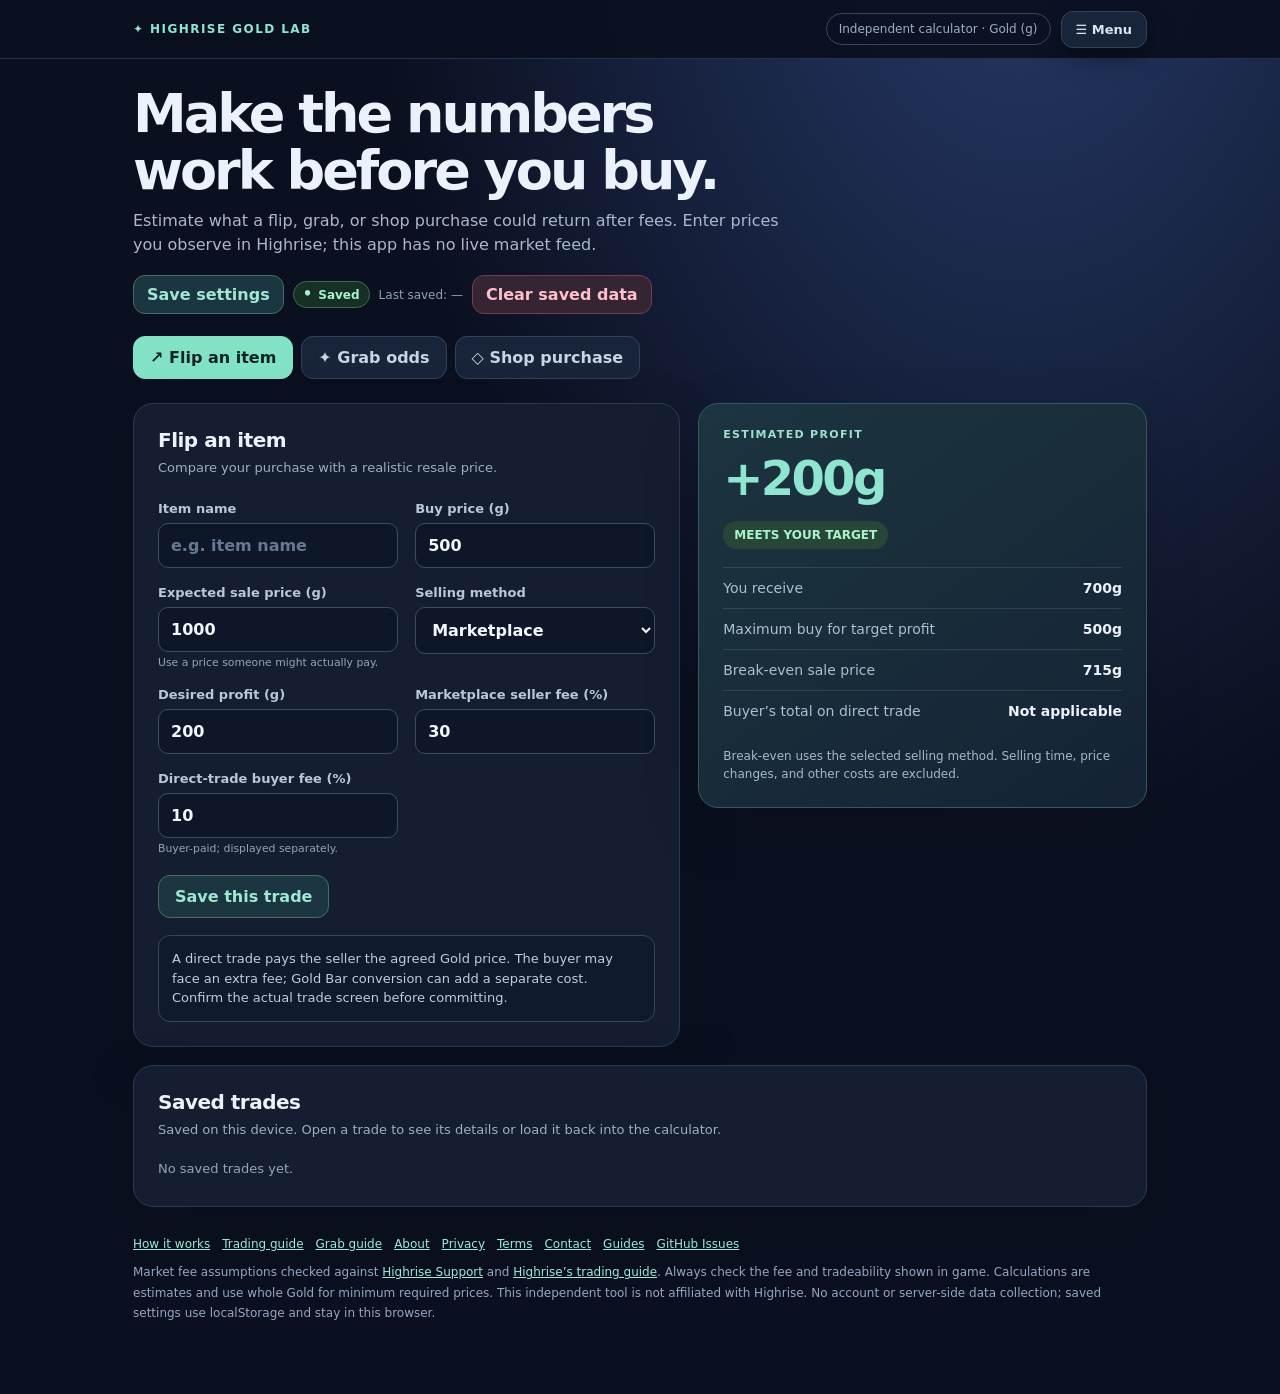
<file: index.html>
<!doctype html>
<html lang="en">
<head>
<meta charset="utf-8"><meta name="viewport" content="width=device-width,initial-scale=1"><meta name="theme-color" content="#111827"><meta name="description" content="Highrise Gold Lab is a free independent calculator for Highrise item flips, Grab expected value, marketplace fees, break-even prices, and shop resale estimates.">
<title>Highrise Gold Lab · Profit calculator</title>
<style>
:root{font-family:Inter,ui-sans-serif,system-ui,-apple-system,BlinkMacSystemFont,"Segoe UI",sans-serif;color:#ecf2fb;background:#0b1020;font-variant-numeric:tabular-nums}*{box-sizing:border-box}html,body{max-width:100%;overflow-x:clip}body{margin:0;min-height:100vh;background:radial-gradient(ellipse at 80% -10%,#273a69 0%,transparent 45%),#0b1020}main{max-width:1050px;margin:auto;padding:0 18px 70px}header{display:flex;align-items:center;justify-content:space-between;gap:20px;margin-bottom:35px}.site-header{position:sticky;top:0;z-index:100;background:transparent;backdrop-filter:blur(12px);margin:0 0 28px;padding:10px 0;min-height:58px}.site-header::before{content:"";position:absolute;z-index:-1;top:0;bottom:0;left:calc(50% - 50vw);right:calc(50% - 50vw);background:#0b1020ef;box-shadow:0 1px 0 #24324a}.header-actions{display:flex;align-items:center;gap:10px}.brand{color:#8fe5cf;font-weight:850;letter-spacing:.12em;font-size:12px;text-transform:uppercase;text-decoration:none}.pill{border:1px solid #36485e;color:#9daec5;border-radius:30px;padding:8px 12px;font-size:12px}h1{font-size:clamp(32px,5vw,54px);letter-spacing:-.055em;line-height:1.05;margin:7px 0 10px}p{color:#aab8cb;line-height:1.5;margin:0}.intro{max-width:650px;margin-bottom:18px}.site-menu{position:relative;display:block;width:auto;flex:0 0 auto;margin:0}.site-menu summary{list-style:none;cursor:pointer;background:#18243a;border:1px solid #344259;color:#d9e5f3;border-radius:12px;padding:10px 14px;font-weight:800;font-size:13px;box-shadow:0 8px 28px #0005}.site-menu summary::-webkit-details-marker{display:none}.site-menu[open] summary{background:#82e2c5;color:#102424;border-color:#82e2c5}.site-nav{position:fixed;top:66px;right:12px;left:auto;display:flex;flex-direction:column;gap:6px;width:230px;max-width:calc(100vw - 24px);padding:10px;background:#111a2a;border:1px solid #344259;border-radius:14px;box-shadow:0 18px 50px #0008}.site-nav a{padding:10px 12px;border:1px solid transparent;border-radius:10px;color:#c7d4e5;text-decoration:none;font-size:13px;font-weight:700;white-space:nowrap}.site-nav a:hover,.site-nav a.active{background:#82e2c5;color:#102424;border-color:#82e2c5}.savebar{display:flex;gap:9px;align-items:center;flex-wrap:wrap;margin:0 0 22px}.savebar button{background:#18243a;border:1px solid #3c526f;color:#d8e6f4;padding:9px 13px}.savebar button.primary-save{background:#1b3541;border-color:#427062;color:#a1e8d4}.savebar button.danger-save{background:#352432;border-color:#704052;color:#ffc0cc}.save-status{display:inline-flex;align-items:center;gap:6px;font-size:12px;font-weight:800;min-height:1em;padding:5px 9px;border-radius:999px;border:1px solid #3c526f;background:#111a2a;color:#aebed0}.save-status::before{content:'•';font-size:15px;line-height:1}.save-status.saving{color:#f5d58a;border-color:#6f5a2d;background:#2b2415}.save-status.saved{color:#a8f4cc;border-color:#3f6b57;background:#173025}.save-status.failed{color:#ffb3a9;border-color:#744457;background:#3a2027}.last-saved{font-size:12px;color:#8fa2b8;white-space:nowrap}.tabs{display:flex;gap:8px;overflow-x:auto;padding-bottom:6px;margin-bottom:18px}.tabs button{white-space:nowrap;background:#18243a;border:1px solid #344259;color:#c7d4e5}.tabs button.active{background:#82e2c5;color:#102424;border-color:#82e2c5}button{font:inherit;border-radius:12px;padding:11px 16px;cursor:pointer;font-weight:700}button:focus-visible,input:focus-visible,select:focus-visible{outline:2px solid #8fe5cf;outline-offset:2px}.panel{background:#151e31;border:1px solid #2b3a51;border-radius:20px;padding:24px;box-shadow:0 18px 60px #0002}.layout{display:grid;grid-template-columns:minmax(0,1fr) minmax(280px,.82fr);gap:18px;align-items:start}.panel h2{font-size:20px;margin:0 0 6px;letter-spacing:-.025em}.muted{font-size:13px;color:#9daec5}.fields{display:grid;grid-template-columns:repeat(2,minmax(0,1fr));gap:17px;margin-top:23px}.field{display:block;font-size:13px;font-weight:700;color:#b9c8d9}.field small{display:block;font-weight:400;color:#93a4bc;margin-top:4px;line-height:1.35}input,select{display:block;width:100%;border:1px solid #3b4d66;border-radius:10px;padding:12px;margin-top:7px;color:#f3f7ff;background:#0e1728;font:inherit;font-size:16px;min-width:0}input::placeholder{color:#667992}input[type=checkbox]{display:inline;width:auto;margin:0 8px 0 0;accent-color:#8fe5cf}.check{display:flex;align-items:center;margin-top:18px;color:#d8e3ef;font-size:13px}select{appearance:auto}.rarity-select{font-weight:800;transition:border-color .15s,background .15s,color .15s,box-shadow .15s}.rarity-common{color:#dbe4ee!important;border-color:#718096!important;background:#1b2433!important}.rarity-uncommon{color:#9ff0ba!important;border-color:#45a865!important;background:#14281d!important}.rarity-rare{color:#8fc5ff!important;border-color:#3f86d9!important;background:#13243a!important}.rarity-epic{color:#d9a6ff!important;border-color:#9956d8!important;background:#251536!important}.rarity-legendary{color:#ffd27a!important;border-color:#d79528!important;background:#33230f!important}.rarity-mythic{color:#ff9ac8!important;border-color:#d94f91!important;background:#341528!important}.rarity-select option{background:#0e1728;font-weight:700}.rarity-select option[value="Common"]{color:#dbe4ee}.rarity-select option[value="Uncommon"]{color:#9ff0ba}.rarity-select option[value="Rare"]{color:#8fc5ff}.rarity-select option[value="Epic"]{color:#d9a6ff}.rarity-select option[value="Legendary"]{color:#ffd27a}.rarity-select option[value="Mythic"]{color:#ff9ac8}.result{background:linear-gradient(145deg,#1c3540,#152334);border-color:#355960}.eyebrow{color:#9be1cd;text-transform:uppercase;font-size:11px;letter-spacing:.12em;font-weight:800;margin-bottom:9px}.big{font-size:clamp(30px,4vw,48px);font-weight:850;letter-spacing:-.055em;margin:0 0 8px}.positive{color:#8fe5cf}.negative{color:#ffa69c}.neutral{color:#fff}.status{display:inline-block;border-radius:25px;padding:7px 11px;font-size:12px;font-weight:800;background:#284638;color:#a8f4cc;margin:7px 0 18px}.status.bad{background:#543338;color:#ffb3a9}.status.caution{background:#554630;color:#f9d591}.metric{display:flex;justify-content:space-between;gap:12px;border-top:1px solid #ffffff1c;padding:12px 0;font-size:14px}.metric span{color:#acbed0}.metric strong{text-align:right}.note{font-size:12px;color:#a8b8cb;margin-top:16px;line-height:1.5}.callout{background:#0f1a2c;border:1px solid #34465e;border-radius:12px;padding:13px;margin-top:17px;font-size:13px;color:#bdcee0;line-height:1.5}.footer{margin-top:27px;color:#95a7bf;font-size:12px;line-height:1.7}.footer a{color:#9cead5}.hidden{display:none!important}.subheading{font-size:14px;margin:24px 0 10px;color:#c8d8e8}.row{display:grid;grid-template-columns:1.5fr .8fr .9fr auto;gap:7px;align-items:end;margin:8px 0}.row label{font-size:11px;color:#9fb1c7}.row input{margin-top:4px;padding:10px;font-size:14px}.row button{padding:10px;background:#442b3b;color:#ffc1cb;border:1px solid #744457}.secondary{background:#1b3541;border:1px solid #427062;color:#a1e8d4;padding:9px 12px;margin-top:8px}.summary-strip{display:flex;gap:12px;flex-wrap:wrap;margin-top:18px}.summary-strip div{border:1px solid #34465e;border-radius:12px;padding:12px;flex:1;min-width:140px}.summary-strip b{display:block;font-size:20px;margin-top:4px}.summary-strip span{font-size:12px;color:#a6bad0}.trade-save-row{display:flex;gap:9px;align-items:center;flex-wrap:wrap;margin-top:18px}.trade-save-row button{background:#1b3541;border:1px solid #427062;color:#a1e8d4}.trade-save-message{font-size:12px;color:#9fb1c7}.saved-trades-panel{grid-column:1/-1}.saved-trades-list{display:grid;gap:10px;margin-top:16px}.saved-trade{border:1px solid #34465e;border-radius:14px;background:#0f1a2c;overflow:hidden}.saved-trade summary{cursor:pointer;list-style:none;padding:14px 16px;display:flex;justify-content:space-between;gap:14px;align-items:center}.saved-trade summary::-webkit-details-marker{display:none}.saved-trade-title{font-weight:800;color:#e5eef8}.saved-trade-date{font-size:12px;color:#92a5bb;white-space:nowrap}.saved-trade-body{padding:0 16px 16px}.saved-trade-grid{display:grid;grid-template-columns:repeat(3,minmax(0,1fr));gap:10px;margin:4px 0 14px}.saved-trade-grid div{border:1px solid #2d3d53;border-radius:10px;padding:10px}.saved-trade-grid span{display:block;font-size:11px;color:#91a4bb;margin-bottom:4px}.saved-trade-grid strong{font-size:14px}.saved-trade-actions{display:flex;gap:8px;flex-wrap:wrap}.saved-trade-actions button{padding:9px 12px;background:#1b3541;border:1px solid #427062;color:#a1e8d4}.saved-trade-actions .delete-trade{background:#352432;border-color:#704052;color:#ffc0cc}.empty-trades{color:#91a4bb;font-size:13px;padding:6px 0}@media(max-width:760px){.site-header{padding:10px 18px;min-height:56px}.header-actions{gap:7px}.site-header .pill{display:none}.site-nav{top:62px;right:10px}.layout{grid-template-columns:1fr}.panel{padding:19px}.row{grid-template-columns:1.2fr .7fr .85fr auto;gap:4px}.row input{padding:8px}.row button{padding:8px}}@media(max-width:560px){.saved-trade-grid{grid-template-columns:1fr 1fr}}@media(max-width:420px){.fields{gap:12px}.row{grid-template-columns:1fr 1fr auto}.row label:first-child{grid-column:1/-1}.row button{grid-column:3;grid-row:2}.row label:nth-child(3){grid-column:2;grid-row:2}.row label:nth-child(2){grid-column:1;grid-row:2}} 
</style>
</head>
<body><main>
<header class="site-header"><a class="brand" href="index.html" aria-label="Highrise Gold Lab home">✦ Highrise Gold Lab</a><div class="header-actions"><div class="pill">Independent calculator · Gold (g)</div><details class="site-menu">
<summary>☰ Menu</summary>
<nav class="site-nav" aria-label="Site navigation">
<a href="index.html" class="active">Calculator</a>
<a href="how-it-works.html">How it works</a>
<a href="trading-guide.html">Trading guide</a>
<a href="grab-guide.html">Grab guide</a>
<a href="guides.html">Guides</a>
<a href="about.html">About</a>
<a href="privacy.html">Privacy</a>
<a href="terms.html">Terms</a>
<a href="contact.html">Contact</a>
</nav>
</details></div></header>
<h1>Make the numbers<br>work before you buy.</h1><p class="intro">Estimate what a flip, grab, or shop purchase could return after fees. Enter prices you observe in Highrise; this app has no live market feed.</p><div class="savebar"><button type="button" id="saveSettings" class="primary-save">Save settings</button><span id="saveStatus" class="save-status saved" role="status" aria-live="polite">Saved</span><span id="lastSaved" class="last-saved">Last saved: —</span><button type="button" id="clearSettings" class="danger-save">Clear saved data</button></div>
<nav class="tabs" aria-label="Calculators"><button type="button" class="active" data-tab="flip">↗ Flip an item</button><button type="button" data-tab="grab">✦ Grab odds</button><button type="button" data-tab="shop">◇ Shop purchase</button></nav>
<section id="flip" class="layout tab-content"><div class="panel"><h2>Flip an item</h2><p class="muted">Compare your purchase with a realistic resale price.</p><div class="fields">
<label class="field">Item name<input id="flipItemName" type="text" maxlength="80" placeholder="e.g. item name"></label><label class="field">Buy price (g)<input id="flipBuy" type="number" min="0" step="1" value="500"></label><label class="field">Expected sale price (g)<input id="flipSale" type="number" min="0" step="1" value="1000"><small>Use a price someone might actually pay.</small></label>
<label class="field">Selling method<select id="flipMethod"><option value="market">Marketplace</option><option value="direct">Direct trade</option></select></label><label class="field">Desired profit (g)<input id="flipTarget" type="number" min="0" step="1" value="200"></label>
<label class="field">Marketplace seller fee (%)<input id="marketFee" type="number" min="0" max="99" step="0.1" value="30"></label><label class="field">Direct-trade buyer fee (%)<input id="tradeFee" type="number" min="0" max="99" step="0.1" value="10"><small>Buyer-paid; displayed separately.</small></label>
</div><div class="trade-save-row"><button type="button" id="saveTrade">Save this trade</button><span id="tradeSaveMessage" class="trade-save-message" role="status" aria-live="polite"></span></div><div class="callout">A direct trade pays the seller the agreed Gold price. The buyer may face an extra fee; Gold Bar conversion can add a separate cost. Confirm the actual trade screen before committing.</div></div><div class="panel result" aria-live="polite"><div class="eyebrow">Estimated profit</div><div id="flipProfit" class="big">—</div><div id="flipStatus" class="status">—</div><div class="metric"><span>You receive</span><strong id="flipNet">—</strong></div><div class="metric"><span>Maximum buy for target profit</span><strong id="flipMax">—</strong></div><div class="metric"><span>Break-even sale price</span><strong id="flipBreak">—</strong></div><div class="metric"><span>Buyer’s total on direct trade</span><strong id="flipBuyer">—</strong></div><p class="note">Break-even uses the selected selling method. Selling time, price changes, and other costs are excluded.</p></div><div class="panel saved-trades-panel"><h2>Saved trades</h2><p class="muted">Saved on this device. Open a trade to see its details or load it back into the calculator.</p><div id="savedTradesList" class="saved-trades-list"></div></div></section>
<section id="grab" class="layout tab-content hidden"><div class="panel"><h2>Is this grab worth spinning?</h2><p class="muted">Add each possible outcome and its displayed probability. The expected return is an average over many spins, not a guaranteed result.</p><div class="fields"><label class="field">Gold cost per spin<input id="spinCost" type="number" min="0" step="1" value="200"></label><label class="field">Marketplace seller fee (%)<input id="grabFee" type="number" min="0" max="99" step="0.1" value="30"></label></div><div class="subheading">Possible items · odds · realistic sale prices</div><div id="outcomes"></div><button type="button" id="addOutcome" class="secondary">+ Add outcome</button><div class="callout">Include <b>every</b> possible outcome. Put 0g for items you cannot sell or choose to keep. For percentages, enter 5 for 5%. Odds must total 100% for a valid calculation.</div></div><div class="panel result" aria-live="polite"><div class="eyebrow">Expected profit per spin</div><div id="grabProfit" class="big">—</div><div id="grabStatus" class="status">—</div><div class="metric"><span>Expected sale proceeds after fee</span><strong id="grabReturn">—</strong></div><div class="metric"><span>Probability total</span><strong id="grabOdds">—</strong></div><div class="metric"><span>Minimum average gross item value to break even</span><strong id="grabBreak">—</strong></div><p class="note">For a specific item you already won, use “Flip an item” and enter your own cost basis. One spin’s cost is not the economic cost of reliably pulling a rare item.</p></div></section>
<section id="shop" class="layout tab-content hidden"><div class="panel"><h2>Buy outright or wait?</h2><p class="muted">Compare a shop item with what you could sell it for after it becomes tradeable.</p><div class="fields"><label class="field">Shop price (g)<input id="shopCost" type="number" min="0" step="1" value="6000"></label><label class="field">Likely resale price (g)<input id="shopSale" type="number" min="0" step="1" value="8000"></label><label class="field">Marketplace seller fee (%)<input id="shopFee" type="number" min="0" max="99" step="0.1" value="30"></label><label class="field">Your target profit (g)<input id="shopTarget" type="number" min="0" step="1" value="1000"></label></div><label class="check"><input type="checkbox" id="tradeable" checked> Confirmed tradeable when I intend to sell</label><div class="callout">An advertised later shop price is not a resale price. Check actual player sales, supply, and any trade lock before buying for profit.</div></div><div class="panel result" aria-live="polite"><div class="eyebrow">Estimated Marketplace profit</div><div id="shopProfit" class="big">—</div><div id="shopStatus" class="status">—</div><div class="metric"><span>Gold received after fee</span><strong id="shopNet">—</strong></div><div class="metric"><span>Minimum sale to break even</span><strong id="shopBreak">—</strong></div><div class="metric"><span>Sale needed for target profit</span><strong id="shopTargetSale">—</strong></div></div></section>
<div class="footer"><div style="display:flex;gap:12px;flex-wrap:wrap;margin-bottom:8px"><a href="how-it-works.html">How it works</a><a href="trading-guide.html">Trading guide</a><a href="grab-guide.html">Grab guide</a><a href="about.html">About</a><a href="privacy.html">Privacy</a><a href="terms.html">Terms</a><a href="contact.html">Contact</a><a href="guides.html">Guides</a><a href="https://github.com/Jhemming93/HR_Calc_App/issues" target="_blank" rel="noopener">GitHub Issues</a></div>Market fee assumptions checked against <a href="https://support.highrise.game/en/articles/11852866-what-is-the-marketplace-and-how-does-it-work" target="_blank" rel="noopener">Highrise Support</a> and <a href="https://highrise.game/blog/how-to-trade-items-safely-on-the-highrise-marketplace" target="_blank" rel="noopener">Highrise’s trading guide</a>. Always check the fee and tradeability shown in game. Calculations are estimates and use whole Gold for minimum required prices. This independent tool is not affiliated with Highrise. No account or server-side data collection; saved settings use localStorage and stay in this browser.</div>
</main><script>
'use strict';
const $=id=>document.getElementById(id), number=id=>Number($(id).value), gold=n=>Number.isFinite(n)?`${new Intl.NumberFormat('en-CA',{maximumFractionDigits:1}).format(n)}g`:'—';
const valid=(...ids)=>ids.every(id=>$(id).value!==''&&Number.isFinite(number(id))&&number(id)>=0), fee=id=>number(id)/100;
function metric(id,value){$(id).textContent=value}function verdict(id,text,kind){$(id).textContent=text;$(id).className='status'+(kind?' '+kind:'')}
function flip(){if(!valid('flipBuy','flipSale','flipTarget','marketFee','tradeFee')||number('marketFee')>=100||number('tradeFee')>=100){['flipProfit','flipNet','flipMax','flipBreak','flipBuyer'].forEach(id=>metric(id,'—'));verdict('flipStatus','Enter valid prices and fees below 100%','caution');return}
const buy=number('flipBuy'),sale=number('flipSale'),target=number('flipTarget'),direct=$('flipMethod').value==='direct',rate=direct?0:fee('marketFee'),net=sale*(1-rate),profit=net-buy;
metric('flipProfit',(profit>=0?'+':'')+gold(profit));$('flipProfit').className='big '+(profit>=target?'positive':profit<0?'negative':'neutral');verdict('flipStatus',profit<0?'LOSS at this price':profit>=target?'MEETS YOUR TARGET':'PROFIT, BELOW TARGET',profit<0?'bad':profit>=target?'':'caution');metric('flipNet',gold(net));metric('flipMax',gold(Math.max(0,Math.floor(net-target))));metric('flipBreak',gold(Math.ceil(buy/(1-rate))));metric('flipBuyer',direct?gold(sale*(1+fee('tradeFee'))):'Not applicable')}
const STORAGE_KEY='highriseGoldLabSettingsV1';
const TRADE_STORAGE_KEY='highriseGoldLabSavedTradesV1';
const rarities=['Common','Uncommon','Rare','Epic','Legendary','Mythic'];
function applyRarityStyle(select){select.className='rarity-select rarity-'+select.value.toLowerCase()}
let outcomes=[{name:'Common',odds:70,price:80},{name:'Rare',odds:25,price:350},{name:'Legendary',odds:5,price:3000}];
function renderOutcomes(){const root=$('outcomes');root.replaceChildren();outcomes.forEach((o,i)=>{const row=document.createElement('div');row.className='row';for(const [key,label,type] of [['name','Rarity','select'],['odds','Chance %','number'],['price','Sale price (g)','number']]){const wrap=document.createElement('label');wrap.textContent=label;let input;if(type==='select'){input=document.createElement('select');for(const rarity of rarities){const option=document.createElement('option');option.value=rarity;option.textContent=rarity;input.append(option)}input.value=rarities.includes(String(o[key]))?o[key]:'Common';o[key]=input.value;applyRarityStyle(input);input.addEventListener('change',()=>{o[key]=input.value;applyRarityStyle(input);grab()})}else{input=document.createElement('input');input.type=type;input.value=o[key];input.min='0';input.step=key==='odds'?'0.01':'1';input.addEventListener('input',()=>{o[key]=input.value;grab()})}input.setAttribute('aria-label',label+' for outcome '+(i+1));wrap.append(input);row.append(wrap)}const remove=document.createElement('button');remove.type='button';remove.textContent='×';remove.title='Remove outcome';remove.setAttribute('aria-label','Remove outcome '+(i+1));remove.addEventListener('click',()=>{outcomes.splice(i,1);renderOutcomes();grab();autoSaveSettings()});row.append(remove);root.append(row)})}
function grab(){const rate=fee('grabFee'),cost=number('spinCost'),odds=outcomes.reduce((n,o)=>n+Number(o.odds),0),okay=valid('spinCost','grabFee')&&rate<1&&outcomes.length>0&&outcomes.every(o=>o.odds!==''&&o.price!==''&&Number.isFinite(Number(o.odds))&&Number.isFinite(Number(o.price))&&Number(o.odds)>=0&&Number(o.price)>=0&&Number(o.odds)<=100);metric('grabOdds',Number.isFinite(odds)?`${Math.round(odds*100)/100}%`:'—');metric('grabBreak',okay?gold(Math.ceil(cost/(1-rate))):'—');if(!okay||Math.abs(odds-100)>0.001){metric('grabProfit','—');metric('grabReturn','—');verdict('grabStatus',!okay?'Enter valid outcomes and fees':'Odds must add to 100%','caution');return}const expected=outcomes.reduce((sum,o)=>sum+Number(o.odds)/100*Number(o.price)*(1-rate),0),profit=expected-cost;metric('grabProfit',(profit>=0?'+':'')+gold(profit));$('grabProfit').className='big '+(profit>=0?'positive':'negative');metric('grabReturn',gold(expected));verdict('grabStatus',profit>=0?'POSITIVE EXPECTED VALUE':'NEGATIVE EXPECTED VALUE',profit>=0?'':'bad')}
function currentSettings(){const active=document.querySelector('[data-tab].active')?.dataset.tab||'flip';return{
version:1,activeTab:active,lastSavedAt:new Date().toISOString(),
flipItemName:$('flipItemName').value,flipBuy:$('flipBuy').value,flipSale:$('flipSale').value,flipMethod:$('flipMethod').value,flipTarget:$('flipTarget').value,marketFee:$('marketFee').value,tradeFee:$('tradeFee').value,
spinCost:$('spinCost').value,grabFee:$('grabFee').value,outcomes:outcomes.map(o=>({name:o.name,odds:o.odds,price:o.price})),
shopCost:$('shopCost').value,shopSale:$('shopSale').value,shopFee:$('shopFee').value,shopTarget:$('shopTarget').value,tradeable:$('tradeable').checked
}}
function setSaveStatus(state){const el=$('saveStatus');el.className='save-status '+state;el.textContent=state==='saving'?'Saving…':state==='failed'?'Save failed':'Saved'}
function formatSavedTime(iso){if(!iso)return '—';const d=new Date(iso);if(Number.isNaN(d.getTime()))return '—';return d.toLocaleTimeString([], {hour:'numeric',minute:'2-digit',second:'2-digit'})}
function setLastSaved(iso){$('lastSaved').textContent='Last saved: '+formatSavedTime(iso)}
function persistSettings(){try{const settings=currentSettings();localStorage.setItem(STORAGE_KEY,JSON.stringify(settings));setSaveStatus('saved');setLastSaved(settings.lastSavedAt);return true}catch(e){setSaveStatus('failed');return false}}
function saveSettings(){setSaveStatus('saving');setTimeout(persistSettings,0)}
function autoSaveSettings(){setSaveStatus('saving');clearTimeout(autoSaveSettings.timer);autoSaveSettings.timer=setTimeout(persistSettings,250)}
function restoreSettings(){
  let saved=null;try{saved=JSON.parse(localStorage.getItem(STORAGE_KEY)||'null')}catch(e){}
  if(!saved||typeof saved!=='object')return;setLastSaved(saved.lastSavedAt);
  const valueIds=['flipItemName','flipBuy','flipSale','flipTarget','marketFee','tradeFee','spinCost','grabFee','shopCost','shopSale','shopFee','shopTarget'];
  for(const id of valueIds)if(saved[id]!==undefined)$(id).value=saved[id];
  if(saved.flipMethod==='market'||saved.flipMethod==='direct')$('flipMethod').value=saved.flipMethod;
  if(typeof saved.tradeable==='boolean')$('tradeable').checked=saved.tradeable;
  if(Array.isArray(saved.outcomes)&&saved.outcomes.length){outcomes=saved.outcomes.map(o=>({name:rarities.includes(String(o.name))?String(o.name):'Common',odds:o.odds??0,price:o.price??0}))}
  if(['flip','grab','shop'].includes(saved.activeTab)){
    document.querySelectorAll('[data-tab]').forEach(b=>b.classList.toggle('active',b.dataset.tab===saved.activeTab));
    document.querySelectorAll('.tab-content').forEach(panel=>panel.classList.toggle('hidden',panel.id!==saved.activeTab));
  }
}
function clearSavedData(){try{localStorage.removeItem(STORAGE_KEY);setSaveStatus('saved');setLastSaved(null)}catch(e){setSaveStatus('failed')}}
function readSavedTrades(){try{const data=JSON.parse(localStorage.getItem(TRADE_STORAGE_KEY)||'[]');return Array.isArray(data)?data:[]}catch(e){return []}}
function writeSavedTrades(trades){localStorage.setItem(TRADE_STORAGE_KEY,JSON.stringify(trades))}
function formatTradeDate(iso){const d=new Date(iso);if(Number.isNaN(d.getTime()))return '';return d.toLocaleString([], {year:'numeric',month:'short',day:'numeric',hour:'numeric',minute:'2-digit'})}
function tradeSnapshot(){return{id:String(Date.now())+'-'+Math.random().toString(36).slice(2,8),name:$('flipItemName').value.trim(),savedAt:new Date().toISOString(),buy:$('flipBuy').value,sale:$('flipSale').value,method:$('flipMethod').value,target:$('flipTarget').value,marketFee:$('marketFee').value,tradeFee:$('tradeFee').value}}
function flashTradeMessage(text,bad=false){const el=$('tradeSaveMessage');el.textContent=text;el.style.color=bad?'#ffb3a9':'#a8f4cc';clearTimeout(flashTradeMessage.timer);flashTradeMessage.timer=setTimeout(()=>{el.textContent=''},2400)}
function saveTrade(){if(!$('flipItemName').value.trim()){flashTradeMessage('Add an item name first.',true);$('flipItemName').focus();return}if(!valid('flipBuy','flipSale','flipTarget','marketFee','tradeFee')||number('marketFee')>=100||number('tradeFee')>=100){flashTradeMessage('Enter valid trade values first.',true);return}try{const trades=readSavedTrades();trades.unshift(tradeSnapshot());writeSavedTrades(trades);renderSavedTrades();flashTradeMessage('Trade saved.')}catch(e){flashTradeMessage('Trade could not be saved.',true)}}
function loadSavedTrade(id){const trade=readSavedTrades().find(t=>t.id===id);if(!trade)return;$('flipItemName').value=trade.name??'';$('flipBuy').value=trade.buy??'';$('flipSale').value=trade.sale??'';$('flipMethod').value=trade.method==='direct'?'direct':'market';$('flipTarget').value=trade.target??'';$('marketFee').value=trade.marketFee??30;$('tradeFee').value=trade.tradeFee??10;flip();autoSaveSettings();window.scrollTo({top:$('flip').offsetTop-80,behavior:'smooth'});flashTradeMessage('Loaded into calculator.')}
function deleteSavedTrade(id){try{writeSavedTrades(readSavedTrades().filter(t=>t.id!==id));renderSavedTrades()}catch(e){}}
function renderSavedTrades(){const root=$('savedTradesList');if(!root)return;const trades=readSavedTrades();root.replaceChildren();if(!trades.length){const empty=document.createElement('div');empty.className='empty-trades';empty.textContent='No saved trades yet.';root.append(empty);return}for(const trade of trades){const details=document.createElement('details');details.className='saved-trade';const summary=document.createElement('summary');const title=document.createElement('span');title.className='saved-trade-title';title.textContent=trade.name||'Unnamed item';const date=document.createElement('span');date.className='saved-trade-date';date.textContent=formatTradeDate(trade.savedAt);summary.append(title,date);details.append(summary);const body=document.createElement('div');body.className='saved-trade-body';const grid=document.createElement('div');grid.className='saved-trade-grid';const values=[['Buy price',gold(Number(trade.buy))],['Expected sale',gold(Number(trade.sale))],['Method',trade.method==='direct'?'Direct trade':'Marketplace'],['Target profit',gold(Number(trade.target))],['Market fee',(trade.marketFee??'—')+'%'],['Direct-trade buyer fee',(trade.tradeFee??'—')+'%']];for(const [label,value] of values){const cell=document.createElement('div');const l=document.createElement('span');l.textContent=label;const v=document.createElement('strong');v.textContent=value;cell.append(l,v);grid.append(cell)}const actions=document.createElement('div');actions.className='saved-trade-actions';const load=document.createElement('button');load.type='button';load.textContent='Load into calculator';load.addEventListener('click',()=>loadSavedTrade(trade.id));const del=document.createElement('button');del.type='button';del.className='delete-trade';del.textContent='Delete';del.addEventListener('click',()=>deleteSavedTrade(trade.id));actions.append(load,del);body.append(grid,actions);details.append(body);root.append(details)}}
function shop(){if(!valid('shopCost','shopSale','shopFee','shopTarget')||fee('shopFee')>=1){['shopProfit','shopNet','shopBreak','shopTargetSale'].forEach(id=>metric(id,'—'));verdict('shopStatus','Enter valid prices and a fee below 100%','caution');return}const cost=number('shopCost'),sale=number('shopSale'),rate=fee('shopFee'),net=sale*(1-rate),profit=net-cost;metric('shopProfit',(profit>=0?'+':'')+gold(profit));$('shopProfit').className='big '+(profit>=number('shopTarget')&&$('tradeable').checked?'positive':profit<0?'negative':'neutral');metric('shopNet',gold(net));metric('shopBreak',gold(Math.ceil(cost/(1-rate))));metric('shopTargetSale',gold(Math.ceil((cost+number('shopTarget'))/(1-rate))));verdict('shopStatus',!$('tradeable').checked?'CHECK TRADEABILITY FIRST':profit<0?'LOSS AT THIS RESALE PRICE':profit>=number('shopTarget')?'MEETS YOUR TARGET':'PROFIT, BELOW TARGET',!$('tradeable').checked?'caution':profit<0?'bad':profit>=number('shopTarget')?'':'caution')}
restoreSettings();setSaveStatus('saved');
for(const id of ['flipBuy','flipSale','flipMethod','flipTarget','marketFee','tradeFee'])$(id).addEventListener('input',flip);for(const id of ['spinCost','grabFee'])$(id).addEventListener('input',grab);for(const id of ['shopCost','shopSale','shopFee','shopTarget','tradeable'])$(id).addEventListener('input',shop);
document.addEventListener('input',e=>{if(e.target.matches('input,select'))autoSaveSettings()});
document.addEventListener('change',e=>{if(e.target.matches('input,select'))autoSaveSettings()});
$('addOutcome').addEventListener('click',()=>{outcomes.push({name:'Common',odds:0,price:0});renderOutcomes();grab();autoSaveSettings()});$('saveTrade').addEventListener('click',saveTrade);$('saveSettings').addEventListener('click',saveSettings);$('clearSettings').addEventListener('click',clearSavedData);document.querySelectorAll('[data-tab]').forEach(button=>button.addEventListener('click',()=>{document.querySelectorAll('[data-tab]').forEach(b=>b.classList.toggle('active',b===button));document.querySelectorAll('.tab-content').forEach(panel=>panel.classList.toggle('hidden',panel.id!==button.dataset.tab));autoSaveSettings()}));renderOutcomes();renderSavedTrades();flip();grab();shop();
</script></body></html>
</file>
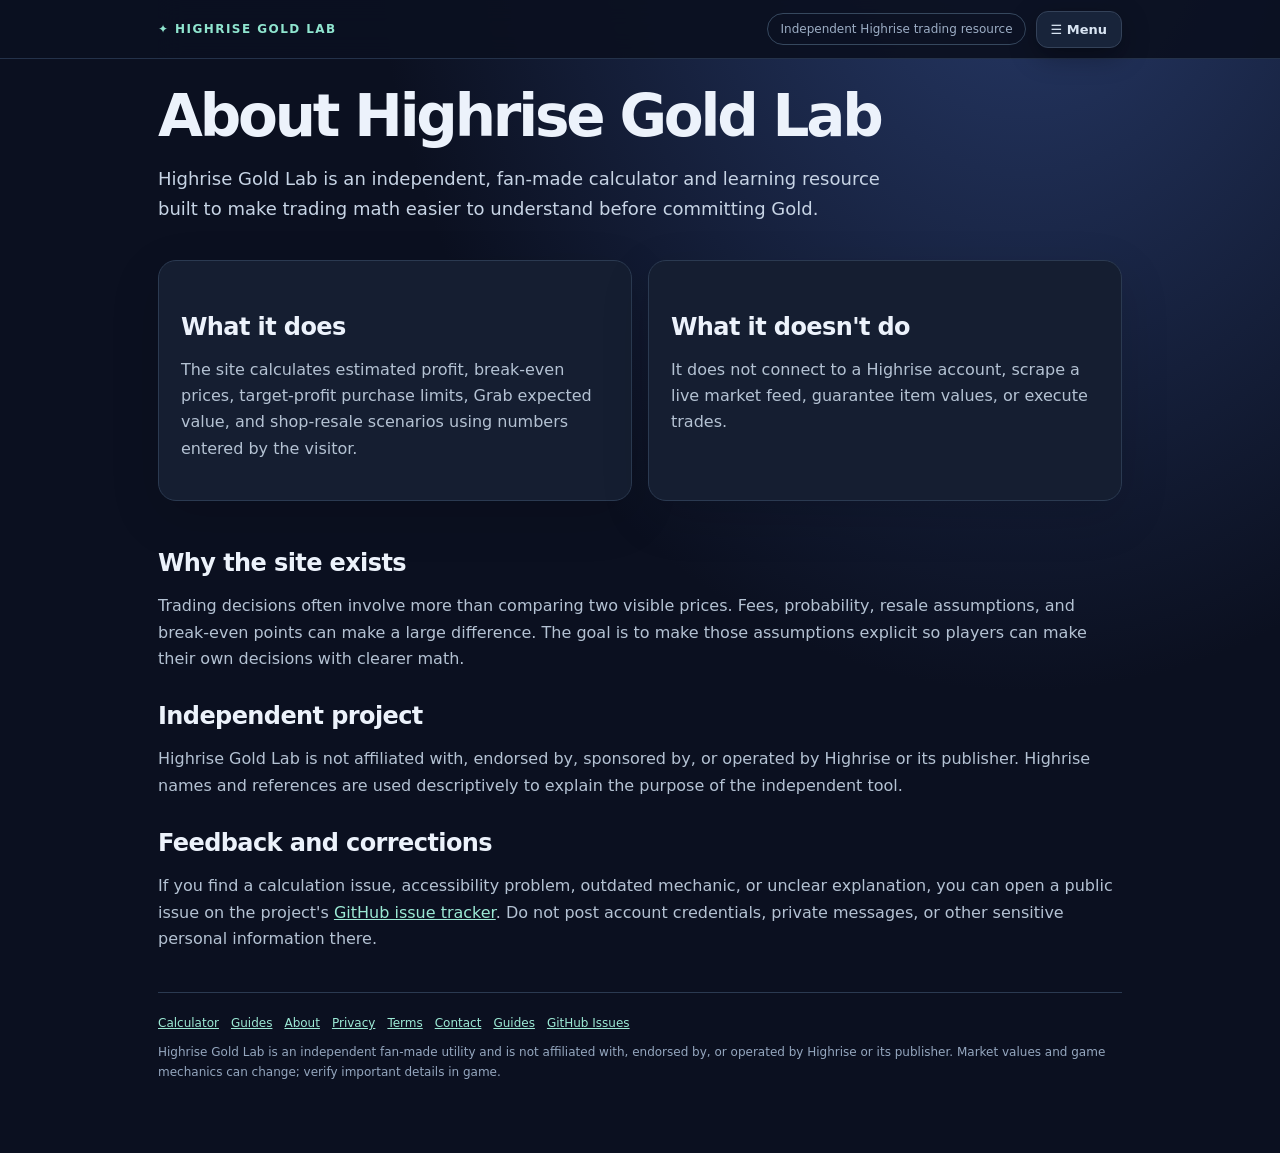
<file: about.html>
<!doctype html>
<html lang="en"><head><meta charset="utf-8"><meta name="viewport" content="width=device-width,initial-scale=1"><meta name="theme-color" content="#111827"><meta name="description" content="About Highrise Gold Lab, an independent client-side calculator and educational trading resource for Highrise players."><title>About · Highrise Gold Lab</title><link rel="stylesheet" href="site.css"></head>
<body><main><div class="topbar site-header"><a class="brand" href="index.html">✦ Highrise Gold Lab</a><div class="header-actions"><div class="pill">Independent Highrise trading resource</div><details class="site-menu">
<summary>☰ Menu</summary>
<nav class="site-nav" aria-label="Site navigation">
<a href="index.html">Calculator</a>
<a href="how-it-works.html">How it works</a>
<a href="trading-guide.html">Trading guide</a>
<a href="grab-guide.html">Grab guide</a>
<a href="guides.html">Guides</a>
<a href="about.html" class="active">About</a>
<a href="privacy.html">Privacy</a>
<a href="terms.html">Terms</a>
<a href="contact.html">Contact</a>
</nav>
</details></div></div>
<h1>About Highrise Gold Lab</h1><p class="lede">Highrise Gold Lab is an independent, fan-made calculator and learning resource built to make trading math easier to understand before committing Gold.</p>
<div class="grid"><section class="card"><h2>What it does</h2><p>The site calculates estimated profit, break-even prices, target-profit purchase limits, Grab expected value, and shop-resale scenarios using numbers entered by the visitor.</p></section><section class="card"><h2>What it doesn't do</h2><p>It does not connect to a Highrise account, scrape a live market feed, guarantee item values, or execute trades.</p></section></div>
<h2>Why the site exists</h2><p>Trading decisions often involve more than comparing two visible prices. Fees, probability, resale assumptions, and break-even points can make a large difference. The goal is to make those assumptions explicit so players can make their own decisions with clearer math.</p>
<h2>Independent project</h2><p>Highrise Gold Lab is not affiliated with, endorsed by, sponsored by, or operated by Highrise or its publisher. Highrise names and references are used descriptively to explain the purpose of the independent tool.</p>
<h2>Feedback and corrections</h2><p>If you find a calculation issue, accessibility problem, outdated mechanic, or unclear explanation, you can open a public issue on the project's <a href="https://github.com/Jhemming93/HR_Calc_App/issues" target="_blank" rel="noopener">GitHub issue tracker</a>. Do not post account credentials, private messages, or other sensitive personal information there.</p><footer class="footer"><div class="footer-links"><a href="index.html">Calculator</a><a href="guides.html">Guides</a><a href="about.html">About</a><a href="privacy.html">Privacy</a><a href="terms.html">Terms</a><a href="contact.html">Contact</a><a href="guides.html">Guides</a><a href="https://github.com/Jhemming93/HR_Calc_App/issues" target="_blank" rel="noopener">GitHub Issues</a></div>Highrise Gold Lab is an independent fan-made utility and is not affiliated with, endorsed by, or operated by Highrise or its publisher. Market values and game mechanics can change; verify important details in game.</footer></main></body></html>
</file>
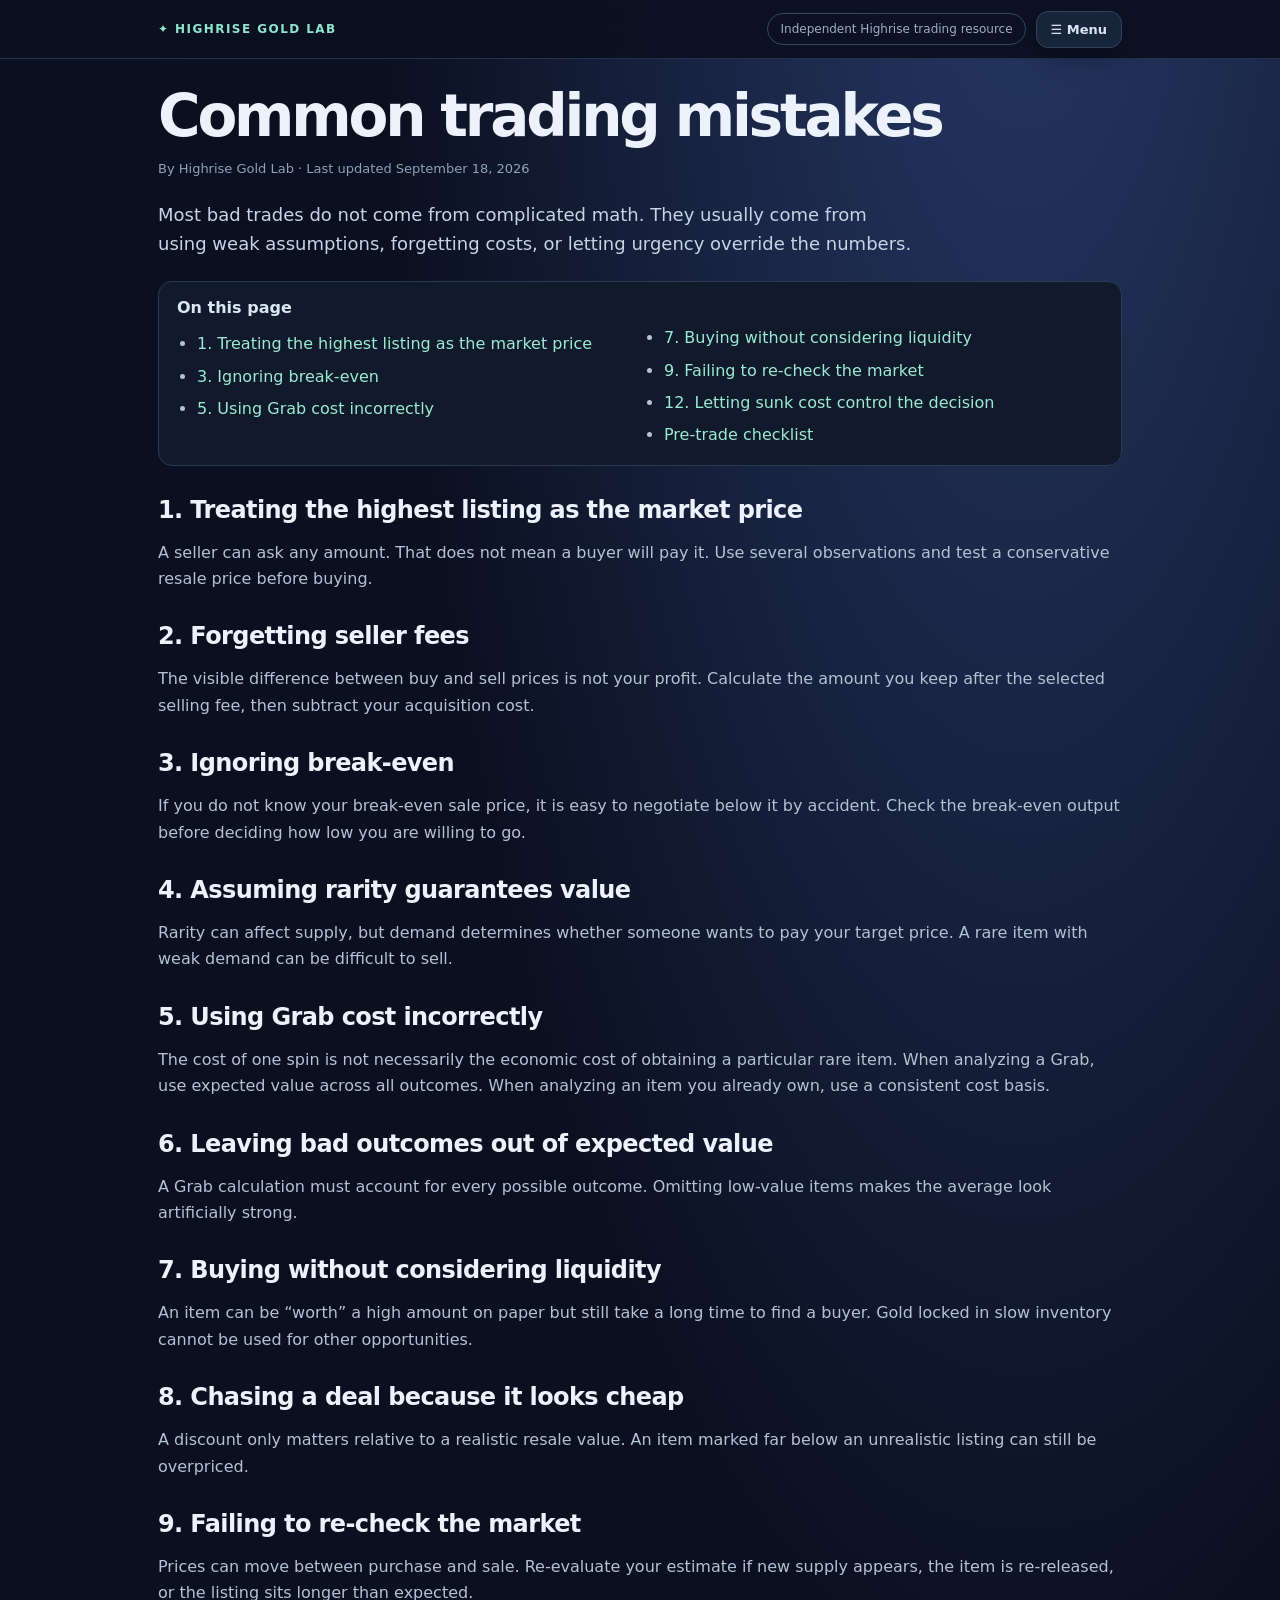
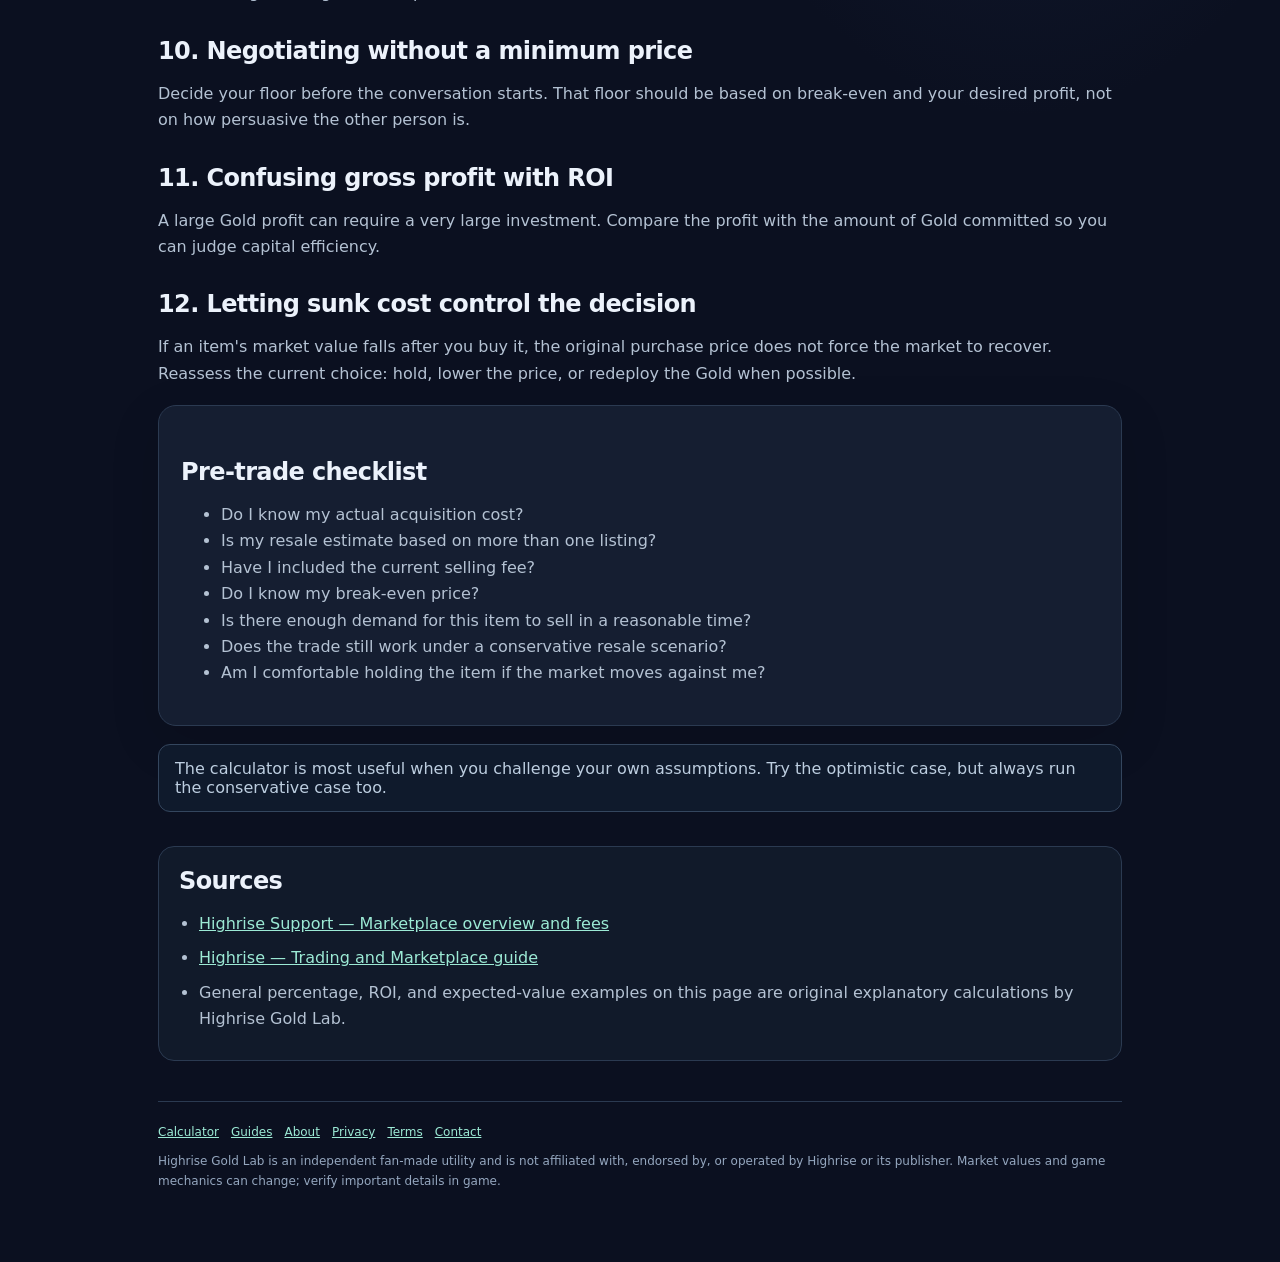
<file: common-trading-mistakes.html>
<!doctype html>
<html lang="en"><head><meta charset="utf-8"><meta name="viewport" content="width=device-width,initial-scale=1"><meta name="theme-color" content="#111827"><meta name="description" content="A practical guide to common Highrise trading mistakes involving listings, fees, break-even prices, liquidity, Grab odds, and overpaying."><title>Common Highrise trading mistakes · Highrise Gold Lab</title><link rel="stylesheet" href="site.css"></head>
<body><main><div class="topbar site-header"><a class="brand" href="index.html">✦ Highrise Gold Lab</a><div class="header-actions"><div class="pill">Independent Highrise trading resource</div><details class="site-menu"><summary>☰ Menu</summary><nav class="site-nav" aria-label="Site navigation">
<a href="index.html">Calculator</a>
<a href="how-it-works.html">How it works</a>
<a href="trading-guide.html">Trading guide</a>
<a href="grab-guide.html">Grab guide</a>
<a href="guides.html" class="active">Guides</a>
<a href="about.html">About</a>
<a href="privacy.html">Privacy</a>
<a href="terms.html">Terms</a>
<a href="contact.html">Contact</a>
</nav></details></div></div>
<h1>Common trading mistakes</h1><p class="guide-meta">By Highrise Gold Lab · Last updated September 18, 2026</p><p class="lede">Most bad trades do not come from complicated math. They usually come from using weak assumptions, forgetting costs, or letting urgency override the numbers.</p>
<nav class="guide-toc" aria-label="On this page"><strong>On this page</strong><ul><li><a href="#highest-listing">1. Treating the highest listing as the market price</a></li><li><a href="#break-even">3. Ignoring break-even</a></li><li><a href="#grab-cost">5. Using Grab cost incorrectly</a></li><li><a href="#liquidity">7. Buying without considering liquidity</a></li><li><a href="#recheck-market">9. Failing to re-check the market</a></li><li><a href="#sunk-cost">12. Letting sunk cost control the decision</a></li><li><a href="#pre-trade-checklist">Pre-trade checklist</a></li></ul></nav>
<h2 id="highest-listing">1. Treating the highest listing as the market price</h2><p>A seller can ask any amount. That does not mean a buyer will pay it. Use several observations and test a conservative resale price before buying.</p>
<h2>2. Forgetting seller fees</h2><p>The visible difference between buy and sell prices is not your profit. Calculate the amount you keep after the selected selling fee, then subtract your acquisition cost.</p>
<h2 id="break-even">3. Ignoring break-even</h2><p>If you do not know your break-even sale price, it is easy to negotiate below it by accident. Check the break-even output before deciding how low you are willing to go.</p>
<h2>4. Assuming rarity guarantees value</h2><p>Rarity can affect supply, but demand determines whether someone wants to pay your target price. A rare item with weak demand can be difficult to sell.</p>
<h2 id="grab-cost">5. Using Grab cost incorrectly</h2><p>The cost of one spin is not necessarily the economic cost of obtaining a particular rare item. When analyzing a Grab, use expected value across all outcomes. When analyzing an item you already own, use a consistent cost basis.</p>
<h2>6. Leaving bad outcomes out of expected value</h2><p>A Grab calculation must account for every possible outcome. Omitting low-value items makes the average look artificially strong.</p>
<h2 id="liquidity">7. Buying without considering liquidity</h2><p>An item can be “worth” a high amount on paper but still take a long time to find a buyer. Gold locked in slow inventory cannot be used for other opportunities.</p>
<h2>8. Chasing a deal because it looks cheap</h2><p>A discount only matters relative to a realistic resale value. An item marked far below an unrealistic listing can still be overpriced.</p>
<h2 id="recheck-market">9. Failing to re-check the market</h2><p>Prices can move between purchase and sale. Re-evaluate your estimate if new supply appears, the item is re-released, or the listing sits longer than expected.</p>
<h2>10. Negotiating without a minimum price</h2><p>Decide your floor before the conversation starts. That floor should be based on break-even and your desired profit, not on how persuasive the other person is.</p>
<h2>11. Confusing gross profit with ROI</h2><p>A large Gold profit can require a very large investment. Compare the profit with the amount of Gold committed so you can judge capital efficiency.</p>
<h2 id="sunk-cost">12. Letting sunk cost control the decision</h2><p>If an item's market value falls after you buy it, the original purchase price does not force the market to recover. Reassess the current choice: hold, lower the price, or redeploy the Gold when possible.</p>
<div class="card"><h2 id="pre-trade-checklist">Pre-trade checklist</h2><ul><li>Do I know my actual acquisition cost?</li><li>Is my resale estimate based on more than one listing?</li><li>Have I included the current selling fee?</li><li>Do I know my break-even price?</li><li>Is there enough demand for this item to sell in a reasonable time?</li><li>Does the trade still work under a conservative resale scenario?</li><li>Am I comfortable holding the item if the market moves against me?</li></ul></div>
<div class="callout">The calculator is most useful when you challenge your own assumptions. Try the optimistic case, but always run the conservative case too.</div>
<section class="sources-section"><h2>Sources</h2><ul><li><a href="https://support.highrise.game/en/articles/11852866-what-is-the-marketplace-and-how-does-it-work" target="_blank" rel="noopener">Highrise Support — Marketplace overview and fees</a></li><li><a href="https://highrise.game/blog/how-to-trade-items-safely-on-the-highrise-marketplace" target="_blank" rel="noopener">Highrise — Trading and Marketplace guide</a></li><li>General percentage, ROI, and expected-value examples on this page are original explanatory calculations by Highrise Gold Lab.</li></ul></section><footer class="footer"><div class="footer-links"><a href="index.html">Calculator</a><a href="guides.html">Guides</a><a href="about.html">About</a><a href="privacy.html">Privacy</a><a href="terms.html">Terms</a><a href="contact.html">Contact</a></div>Highrise Gold Lab is an independent fan-made utility and is not affiliated with, endorsed by, or operated by Highrise or its publisher. Market values and game mechanics can change; verify important details in game.</footer></main></body></html>
</file>
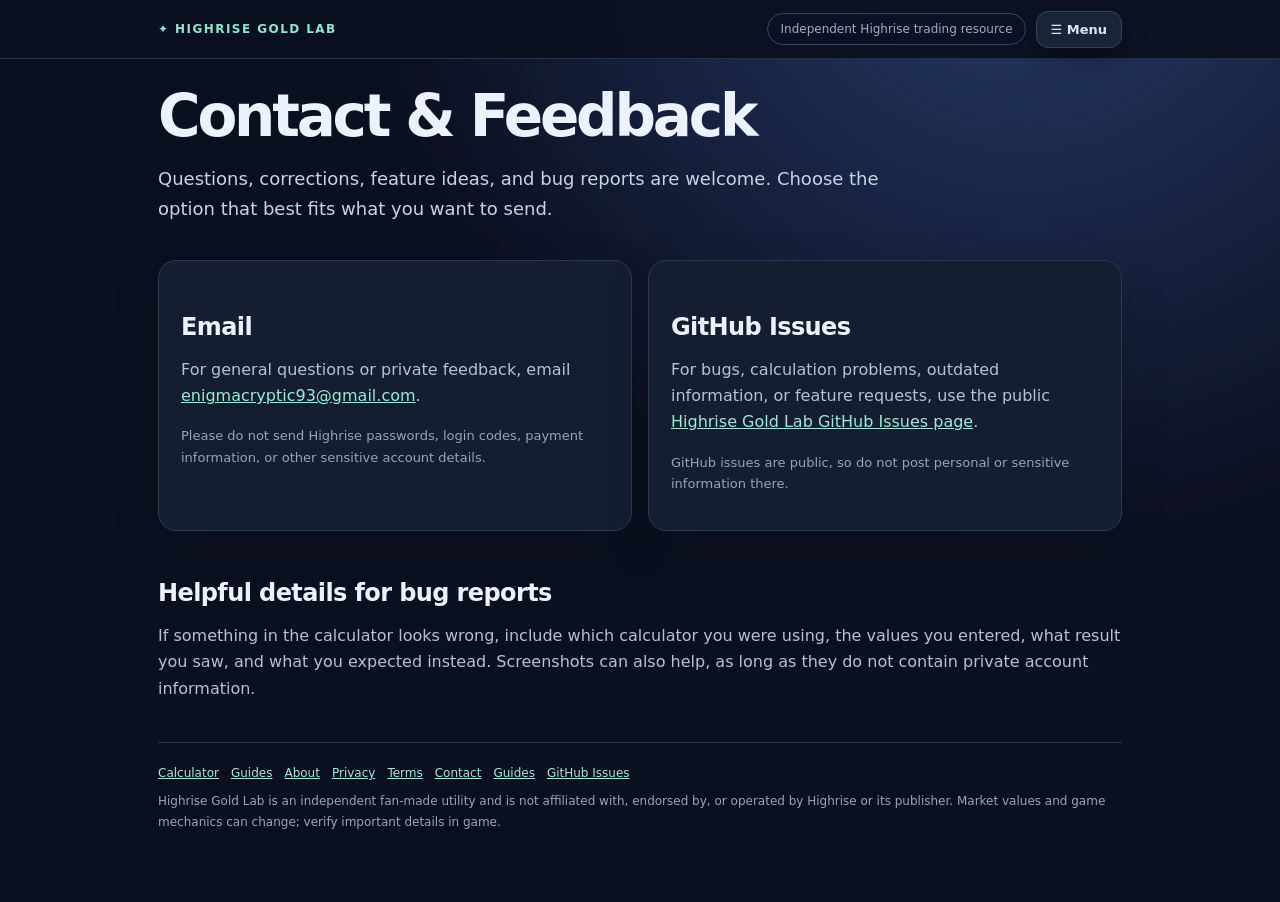
<file: contact.html>
<!doctype html>
<html lang="en"><head><meta charset="utf-8"><meta name="viewport" content="width=device-width,initial-scale=1"><meta name="theme-color" content="#111827"><meta name="description" content="Contact Highrise Gold Lab by email or send feedback and bug reports through GitHub Issues."><title>Contact & Feedback · Highrise Gold Lab</title><link rel="stylesheet" href="site.css"></head>
<body><main><div class="topbar site-header"><a class="brand" href="index.html">✦ Highrise Gold Lab</a><div class="header-actions"><div class="pill">Independent Highrise trading resource</div><details class="site-menu">
<summary>☰ Menu</summary>
<nav class="site-nav" aria-label="Site navigation">
<a href="index.html">Calculator</a>
<a href="how-it-works.html">How it works</a>
<a href="trading-guide.html">Trading guide</a>
<a href="grab-guide.html">Grab guide</a>
<a href="guides.html">Guides</a>
<a href="about.html">About</a>
<a href="privacy.html">Privacy</a>
<a href="terms.html">Terms</a>
<a href="contact.html" class="active">Contact</a>
</nav>
</details></div></div>

<h1>Contact & Feedback</h1>
<p class="lede">Questions, corrections, feature ideas, and bug reports are welcome. Choose the option that best fits what you want to send.</p>
<div class="grid">
<section class="card"><h2>Email</h2><p>For general questions or private feedback, email <a href="mailto:enigmacryptic93@gmail.com">enigmacryptic93@gmail.com</a>.</p><p class="muted">Please do not send Highrise passwords, login codes, payment information, or other sensitive account details.</p></section>
<section class="card"><h2>GitHub Issues</h2><p>For bugs, calculation problems, outdated information, or feature requests, use the public <a href="https://github.com/Jhemming93/HR_Calc_App/issues" target="_blank" rel="noopener">Highrise Gold Lab GitHub Issues page</a>.</p><p class="muted">GitHub issues are public, so do not post personal or sensitive information there.</p></section>
</div>
<h2>Helpful details for bug reports</h2>
<p>If something in the calculator looks wrong, include which calculator you were using, the values you entered, what result you saw, and what you expected instead. Screenshots can also help, as long as they do not contain private account information.</p>
<footer class="footer"><div class="footer-links"><a href="index.html">Calculator</a><a href="guides.html">Guides</a><a href="about.html">About</a><a href="privacy.html">Privacy</a><a href="terms.html">Terms</a><a href="contact.html">Contact</a><a href="guides.html">Guides</a><a href="https://github.com/Jhemming93/HR_Calc_App/issues" target="_blank" rel="noopener">GitHub Issues</a></div>Highrise Gold Lab is an independent fan-made utility and is not affiliated with, endorsed by, or operated by Highrise or its publisher. Market values and game mechanics can change; verify important details in game.</footer>
</main></body></html>
</file>
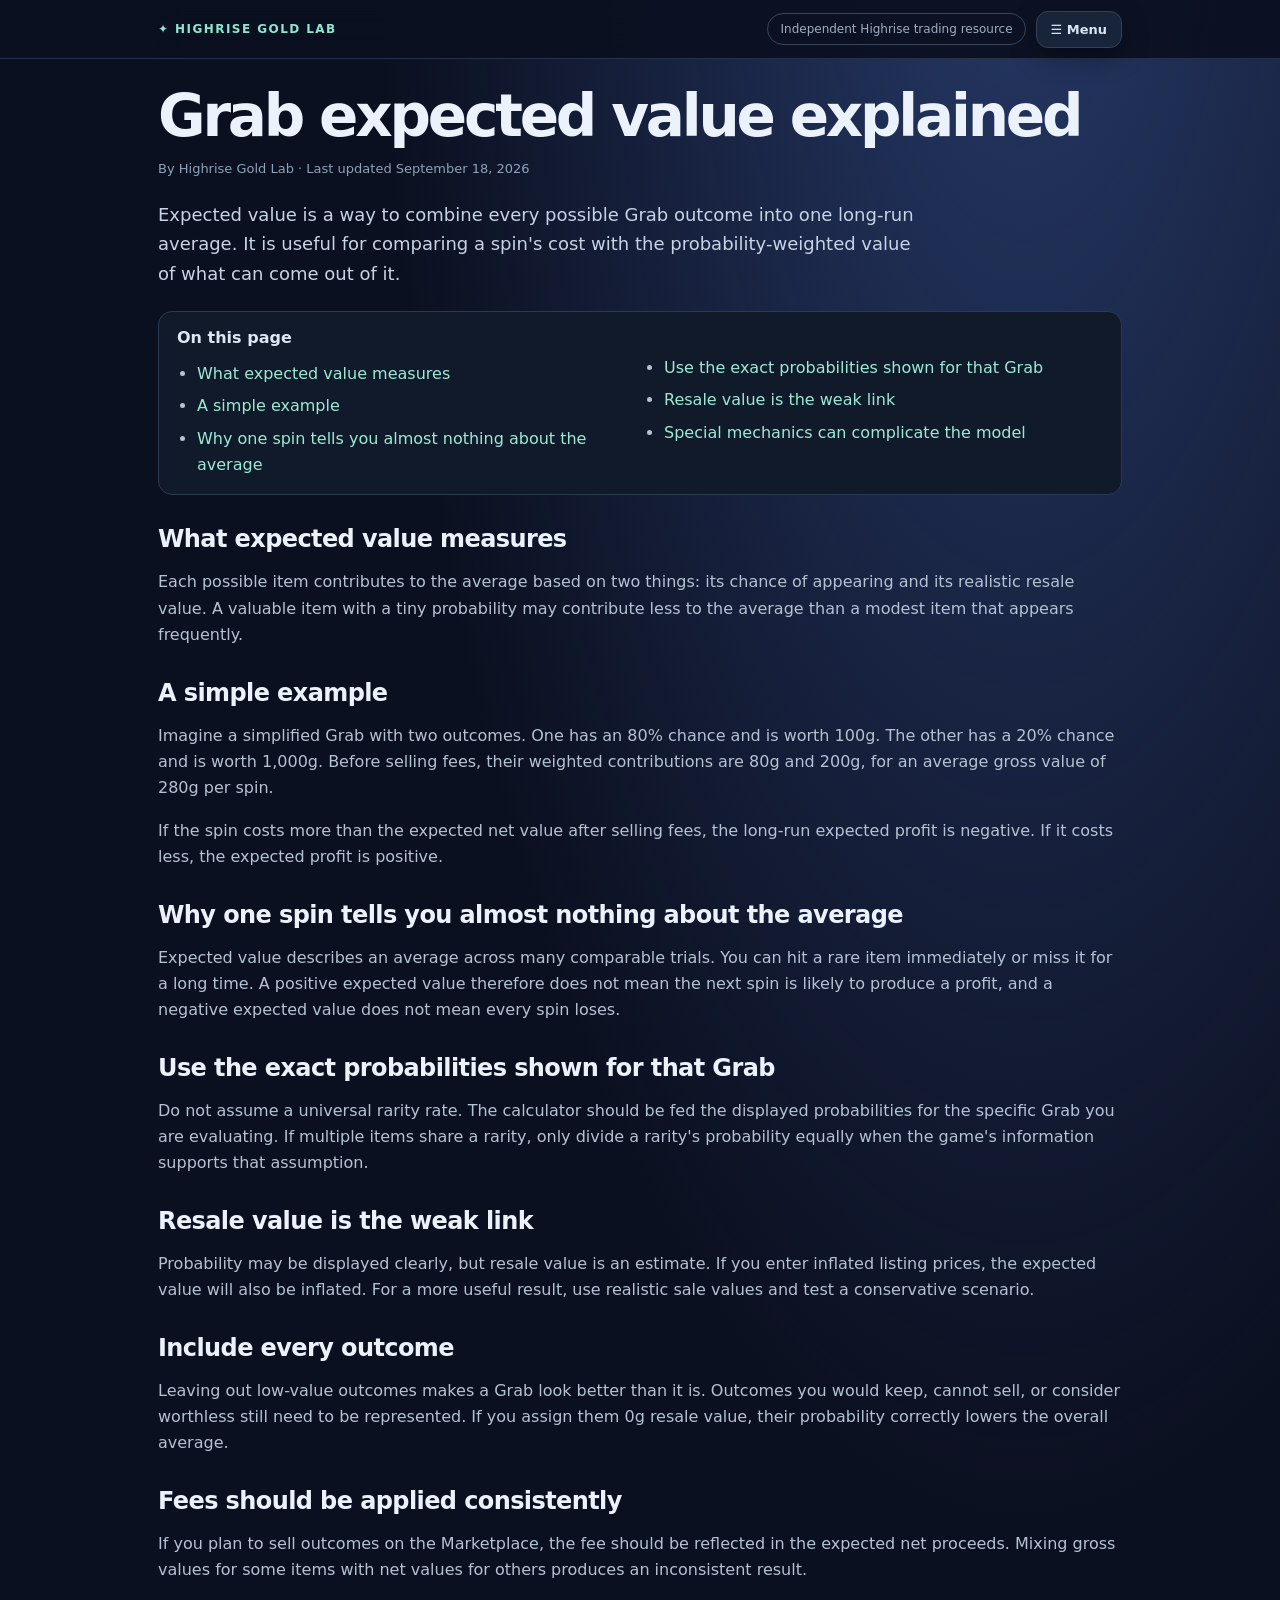
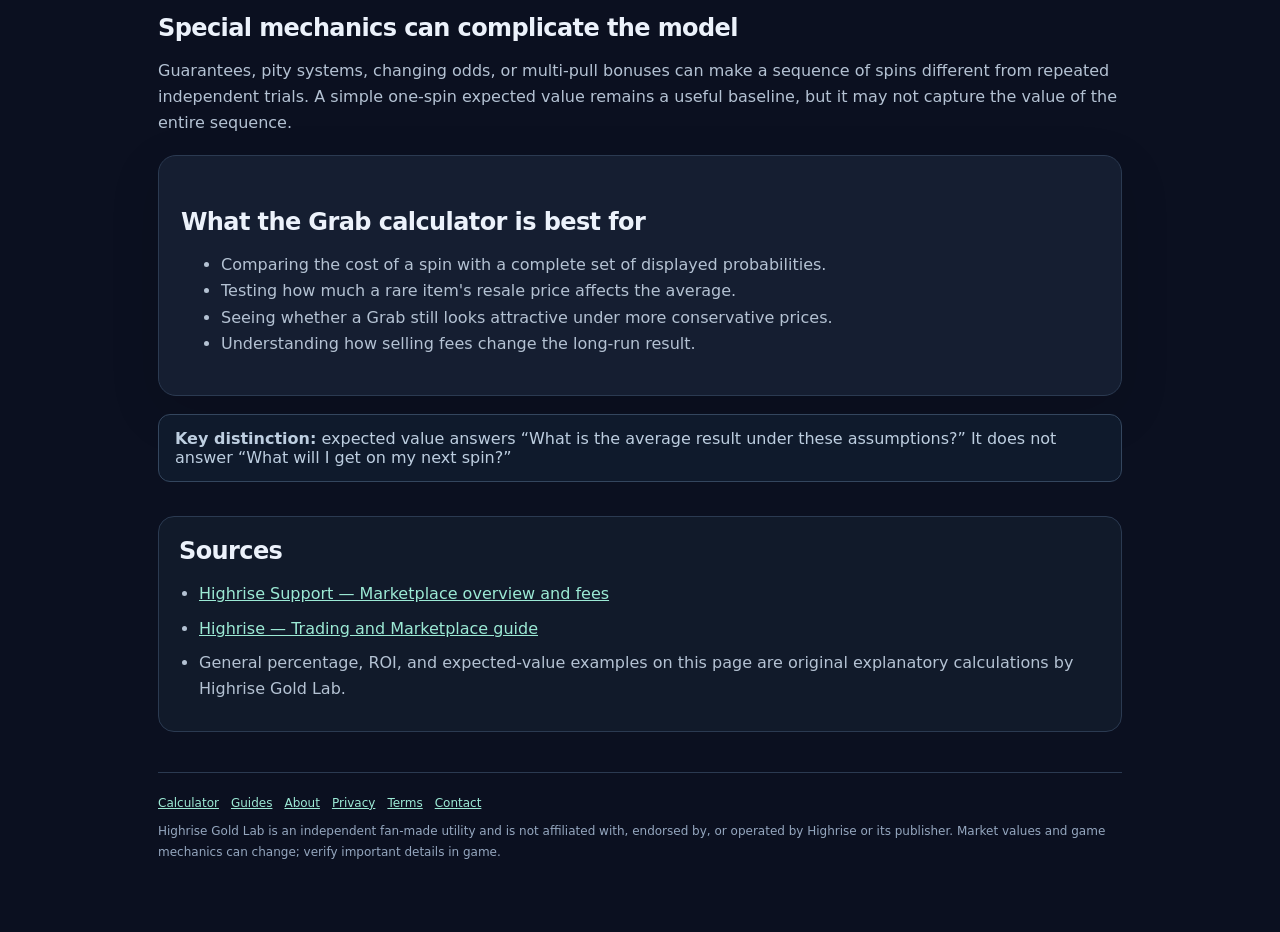
<file: grab-expected-value-guide.html>
<!doctype html>
<html lang="en"><head><meta charset="utf-8"><meta name="viewport" content="width=device-width,initial-scale=1"><meta name="theme-color" content="#111827"><meta name="description" content="Learn how Highrise Grab expected value works, how to weight probabilities and resale values, and why positive expected value does not guarantee profit."><title>Grab expected value explained · Highrise Gold Lab</title><link rel="stylesheet" href="site.css"></head>
<body><main><div class="topbar site-header"><a class="brand" href="index.html">✦ Highrise Gold Lab</a><div class="header-actions"><div class="pill">Independent Highrise trading resource</div><details class="site-menu"><summary>☰ Menu</summary><nav class="site-nav" aria-label="Site navigation">
<a href="index.html">Calculator</a>
<a href="how-it-works.html">How it works</a>
<a href="trading-guide.html">Trading guide</a>
<a href="grab-guide.html">Grab guide</a>
<a href="guides.html" class="active">Guides</a>
<a href="about.html">About</a>
<a href="privacy.html">Privacy</a>
<a href="terms.html">Terms</a>
<a href="contact.html">Contact</a>
</nav></details></div></div>
<h1>Grab expected value explained</h1><p class="guide-meta">By Highrise Gold Lab · Last updated September 18, 2026</p><p class="lede">Expected value is a way to combine every possible Grab outcome into one long-run average. It is useful for comparing a spin's cost with the probability-weighted value of what can come out of it.</p>
<nav class="guide-toc" aria-label="On this page"><strong>On this page</strong><ul><li><a href="#what-ev-measures">What expected value measures</a></li><li><a href="#simple-example">A simple example</a></li><li><a href="#one-spin">Why one spin tells you almost nothing about the average</a></li><li><a href="#exact-probabilities">Use the exact probabilities shown for that Grab</a></li><li><a href="#resale-value">Resale value is the weak link</a></li><li><a href="#special-mechanics">Special mechanics can complicate the model</a></li></ul></nav>
<h2 id="what-ev-measures">What expected value measures</h2><p>Each possible item contributes to the average based on two things: its chance of appearing and its realistic resale value. A valuable item with a tiny probability may contribute less to the average than a modest item that appears frequently.</p>
<h2 id="simple-example">A simple example</h2><p>Imagine a simplified Grab with two outcomes. One has an 80% chance and is worth 100g. The other has a 20% chance and is worth 1,000g. Before selling fees, their weighted contributions are 80g and 200g, for an average gross value of 280g per spin.</p>
<p>If the spin costs more than the expected net value after selling fees, the long-run expected profit is negative. If it costs less, the expected profit is positive.</p>
<h2 id="one-spin">Why one spin tells you almost nothing about the average</h2><p>Expected value describes an average across many comparable trials. You can hit a rare item immediately or miss it for a long time. A positive expected value therefore does not mean the next spin is likely to produce a profit, and a negative expected value does not mean every spin loses.</p>
<h2 id="exact-probabilities">Use the exact probabilities shown for that Grab</h2><p>Do not assume a universal rarity rate. The calculator should be fed the displayed probabilities for the specific Grab you are evaluating. If multiple items share a rarity, only divide a rarity's probability equally when the game's information supports that assumption.</p>
<h2 id="resale-value">Resale value is the weak link</h2><p>Probability may be displayed clearly, but resale value is an estimate. If you enter inflated listing prices, the expected value will also be inflated. For a more useful result, use realistic sale values and test a conservative scenario.</p>
<h2>Include every outcome</h2><p>Leaving out low-value outcomes makes a Grab look better than it is. Outcomes you would keep, cannot sell, or consider worthless still need to be represented. If you assign them 0g resale value, their probability correctly lowers the overall average.</p>
<h2>Fees should be applied consistently</h2><p>If you plan to sell outcomes on the Marketplace, the fee should be reflected in the expected net proceeds. Mixing gross values for some items with net values for others produces an inconsistent result.</p>
<h2 id="special-mechanics">Special mechanics can complicate the model</h2><p>Guarantees, pity systems, changing odds, or multi-pull bonuses can make a sequence of spins different from repeated independent trials. A simple one-spin expected value remains a useful baseline, but it may not capture the value of the entire sequence.</p>
<div class="card"><h2>What the Grab calculator is best for</h2><ul><li>Comparing the cost of a spin with a complete set of displayed probabilities.</li><li>Testing how much a rare item's resale price affects the average.</li><li>Seeing whether a Grab still looks attractive under more conservative prices.</li><li>Understanding how selling fees change the long-run result.</li></ul></div>
<div class="callout"><strong>Key distinction:</strong> expected value answers “What is the average result under these assumptions?” It does not answer “What will I get on my next spin?”</div>
<section class="sources-section"><h2>Sources</h2><ul><li><a href="https://support.highrise.game/en/articles/11852866-what-is-the-marketplace-and-how-does-it-work" target="_blank" rel="noopener">Highrise Support — Marketplace overview and fees</a></li><li><a href="https://highrise.game/blog/how-to-trade-items-safely-on-the-highrise-marketplace" target="_blank" rel="noopener">Highrise — Trading and Marketplace guide</a></li><li>General percentage, ROI, and expected-value examples on this page are original explanatory calculations by Highrise Gold Lab.</li></ul></section><footer class="footer"><div class="footer-links"><a href="index.html">Calculator</a><a href="guides.html">Guides</a><a href="about.html">About</a><a href="privacy.html">Privacy</a><a href="terms.html">Terms</a><a href="contact.html">Contact</a></div>Highrise Gold Lab is an independent fan-made utility and is not affiliated with, endorsed by, or operated by Highrise or its publisher. Market values and game mechanics can change; verify important details in game.</footer></main></body></html>
</file>
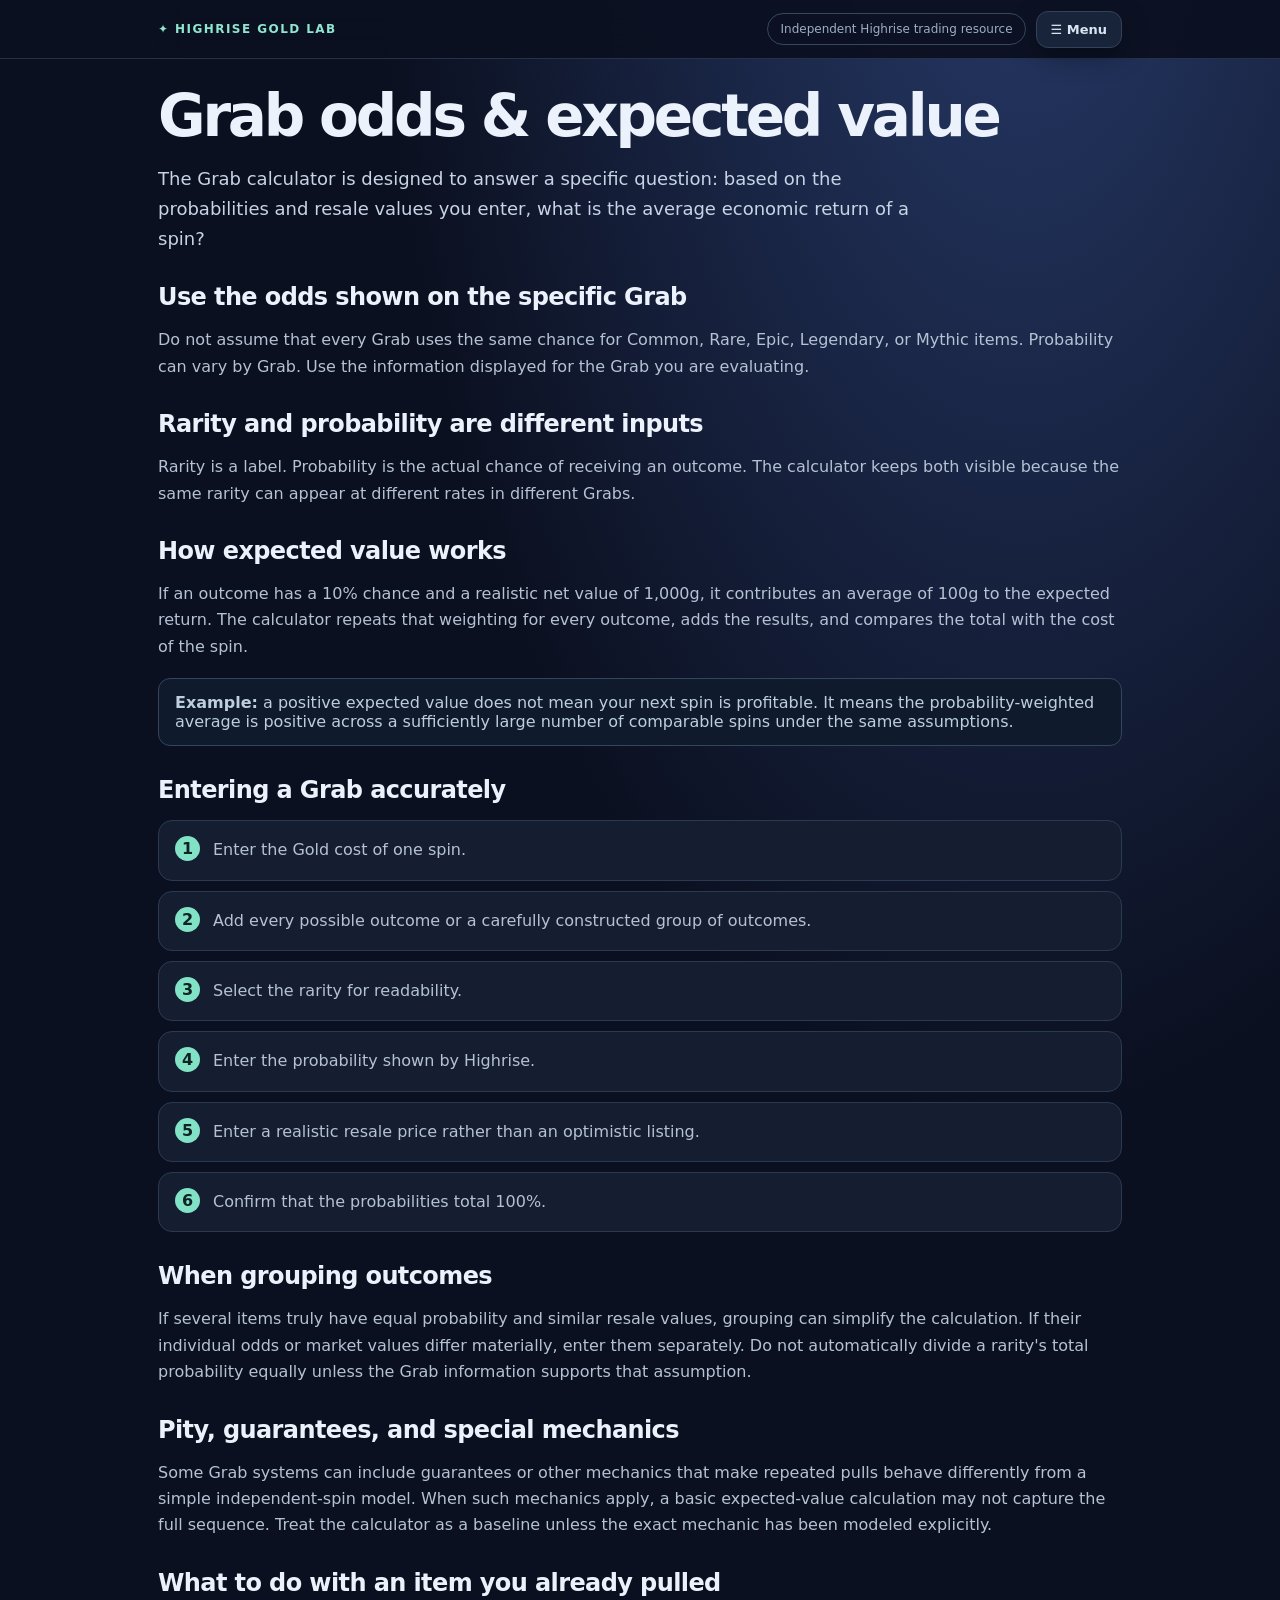
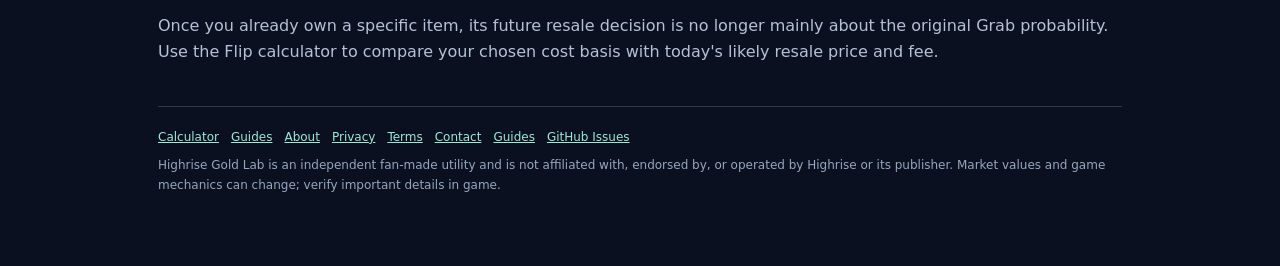
<file: grab-guide.html>
<!doctype html>
<html lang="en"><head><meta charset="utf-8"><meta name="viewport" content="width=device-width,initial-scale=1"><meta name="theme-color" content="#111827"><meta name="description" content="Learn how to read Highrise Grab probabilities, rarity, expected value, and resale assumptions without confusing rarity with guaranteed value."><title>Grab odds guide · Highrise Gold Lab</title><link rel="stylesheet" href="site.css"></head>
<body><main><div class="topbar site-header"><a class="brand" href="index.html">✦ Highrise Gold Lab</a><div class="header-actions"><div class="pill">Independent Highrise trading resource</div><details class="site-menu">
<summary>☰ Menu</summary>
<nav class="site-nav" aria-label="Site navigation">
<a href="index.html">Calculator</a>
<a href="how-it-works.html">How it works</a>
<a href="trading-guide.html">Trading guide</a>
<a href="grab-guide.html" class="active">Grab guide</a>
<a href="guides.html">Guides</a>
<a href="about.html">About</a>
<a href="privacy.html">Privacy</a>
<a href="terms.html">Terms</a>
<a href="contact.html">Contact</a>
</nav>
</details></div></div>
<h1>Grab odds & expected value</h1><p class="lede">The Grab calculator is designed to answer a specific question: based on the probabilities and resale values you enter, what is the average economic return of a spin?</p>
<h2>Use the odds shown on the specific Grab</h2><p>Do not assume that every Grab uses the same chance for Common, Rare, Epic, Legendary, or Mythic items. Probability can vary by Grab. Use the information displayed for the Grab you are evaluating.</p>
<h2>Rarity and probability are different inputs</h2><p>Rarity is a label. Probability is the actual chance of receiving an outcome. The calculator keeps both visible because the same rarity can appear at different rates in different Grabs.</p>
<h2>How expected value works</h2><p>If an outcome has a 10% chance and a realistic net value of 1,000g, it contributes an average of 100g to the expected return. The calculator repeats that weighting for every outcome, adds the results, and compares the total with the cost of the spin.</p>
<div class="callout"><strong>Example:</strong> a positive expected value does not mean your next spin is profitable. It means the probability-weighted average is positive across a sufficiently large number of comparable spins under the same assumptions.</div>
<h2>Entering a Grab accurately</h2><ol class="steps"><li>Enter the Gold cost of one spin.</li><li>Add every possible outcome or a carefully constructed group of outcomes.</li><li>Select the rarity for readability.</li><li>Enter the probability shown by Highrise.</li><li>Enter a realistic resale price rather than an optimistic listing.</li><li>Confirm that the probabilities total 100%.</li></ol>
<h2>When grouping outcomes</h2><p>If several items truly have equal probability and similar resale values, grouping can simplify the calculation. If their individual odds or market values differ materially, enter them separately. Do not automatically divide a rarity's total probability equally unless the Grab information supports that assumption.</p>
<h2>Pity, guarantees, and special mechanics</h2><p>Some Grab systems can include guarantees or other mechanics that make repeated pulls behave differently from a simple independent-spin model. When such mechanics apply, a basic expected-value calculation may not capture the full sequence. Treat the calculator as a baseline unless the exact mechanic has been modeled explicitly.</p>
<h2>What to do with an item you already pulled</h2><p>Once you already own a specific item, its future resale decision is no longer mainly about the original Grab probability. Use the Flip calculator to compare your chosen cost basis with today's likely resale price and fee.</p><footer class="footer"><div class="footer-links"><a href="index.html">Calculator</a><a href="guides.html">Guides</a><a href="about.html">About</a><a href="privacy.html">Privacy</a><a href="terms.html">Terms</a><a href="contact.html">Contact</a><a href="guides.html">Guides</a><a href="https://github.com/Jhemming93/HR_Calc_App/issues" target="_blank" rel="noopener">GitHub Issues</a></div>Highrise Gold Lab is an independent fan-made utility and is not affiliated with, endorsed by, or operated by Highrise or its publisher. Market values and game mechanics can change; verify important details in game.</footer></main></body></html>
</file>
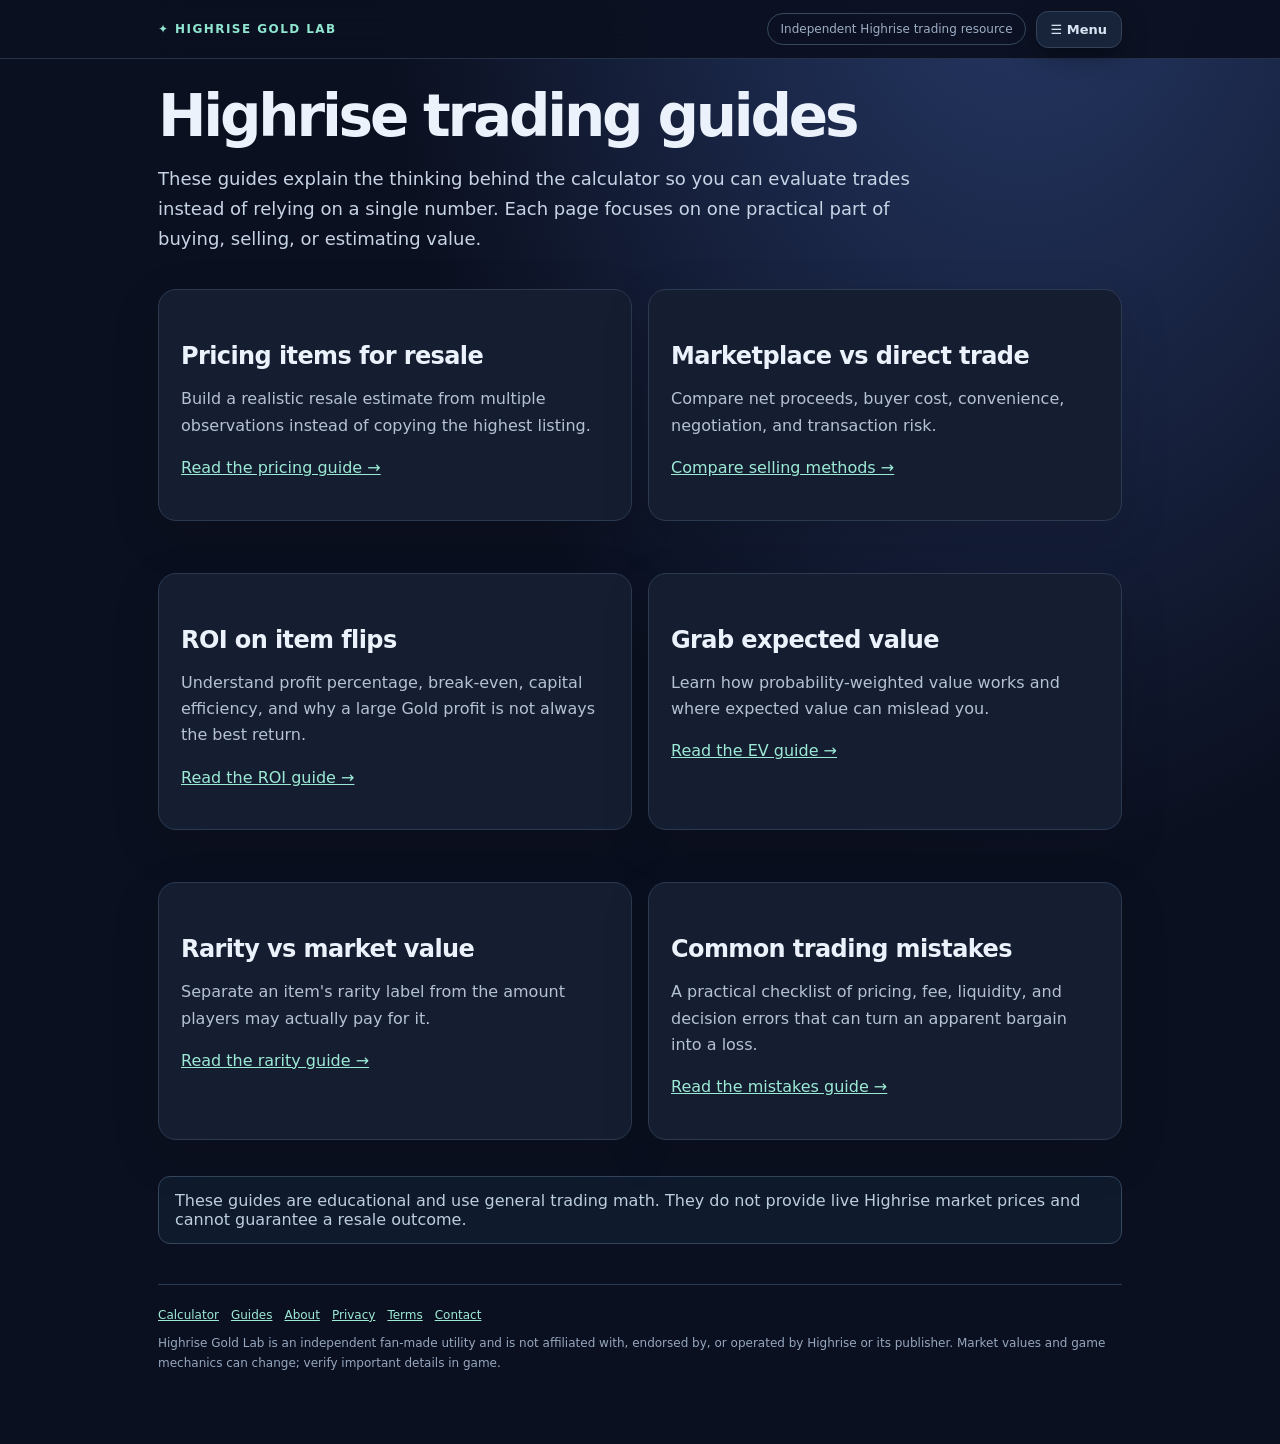
<file: guides.html>
<!doctype html>
<html lang="en"><head><meta charset="utf-8"><meta name="viewport" content="width=device-width,initial-scale=1"><meta name="theme-color" content="#111827"><meta name="description" content="Explore practical Highrise Gold Lab guides on item pricing, direct trades, ROI, Grab expected value, rarity, and common trading mistakes."><title>Highrise trading guides · Highrise Gold Lab</title><link rel="stylesheet" href="site.css"></head>
<body><main><div class="topbar site-header"><a class="brand" href="index.html">✦ Highrise Gold Lab</a><div class="header-actions"><div class="pill">Independent Highrise trading resource</div><details class="site-menu"><summary>☰ Menu</summary><nav class="site-nav" aria-label="Site navigation">
<a href="index.html">Calculator</a>
<a href="how-it-works.html">How it works</a>
<a href="trading-guide.html">Trading guide</a>
<a href="grab-guide.html">Grab guide</a>
<a href="guides.html" class="active">Guides</a>
<a href="about.html">About</a>
<a href="privacy.html">Privacy</a>
<a href="terms.html">Terms</a>
<a href="contact.html">Contact</a>
</nav></details></div></div>
<h1>Highrise trading guides</h1><p class="lede">These guides explain the thinking behind the calculator so you can evaluate trades instead of relying on a single number. Each page focuses on one practical part of buying, selling, or estimating value.</p>
<div class="grid">
<section class="card"><h2>Pricing items for resale</h2><p>Build a realistic resale estimate from multiple observations instead of copying the highest listing.</p><p><a href="pricing-items-for-resale.html">Read the pricing guide →</a></p></section>
<section class="card"><h2>Marketplace vs direct trade</h2><p>Compare net proceeds, buyer cost, convenience, negotiation, and transaction risk.</p><p><a href="marketplace-vs-direct-trade.html">Compare selling methods →</a></p></section>
<section class="card"><h2>ROI on item flips</h2><p>Understand profit percentage, break-even, capital efficiency, and why a large Gold profit is not always the best return.</p><p><a href="highrise-roi-guide.html">Read the ROI guide →</a></p></section>
<section class="card"><h2>Grab expected value</h2><p>Learn how probability-weighted value works and where expected value can mislead you.</p><p><a href="grab-expected-value-guide.html">Read the EV guide →</a></p></section>
<section class="card"><h2>Rarity vs market value</h2><p>Separate an item's rarity label from the amount players may actually pay for it.</p><p><a href="rarity-vs-market-value.html">Read the rarity guide →</a></p></section>
<section class="card"><h2>Common trading mistakes</h2><p>A practical checklist of pricing, fee, liquidity, and decision errors that can turn an apparent bargain into a loss.</p><p><a href="common-trading-mistakes.html">Read the mistakes guide →</a></p></section>
</div>
<div class="callout">These guides are educational and use general trading math. They do not provide live Highrise market prices and cannot guarantee a resale outcome.</div>
<footer class="footer"><div class="footer-links"><a href="index.html">Calculator</a><a href="guides.html">Guides</a><a href="about.html">About</a><a href="privacy.html">Privacy</a><a href="terms.html">Terms</a><a href="contact.html">Contact</a></div>Highrise Gold Lab is an independent fan-made utility and is not affiliated with, endorsed by, or operated by Highrise or its publisher. Market values and game mechanics can change; verify important details in game.</footer></main></body></html>
</file>
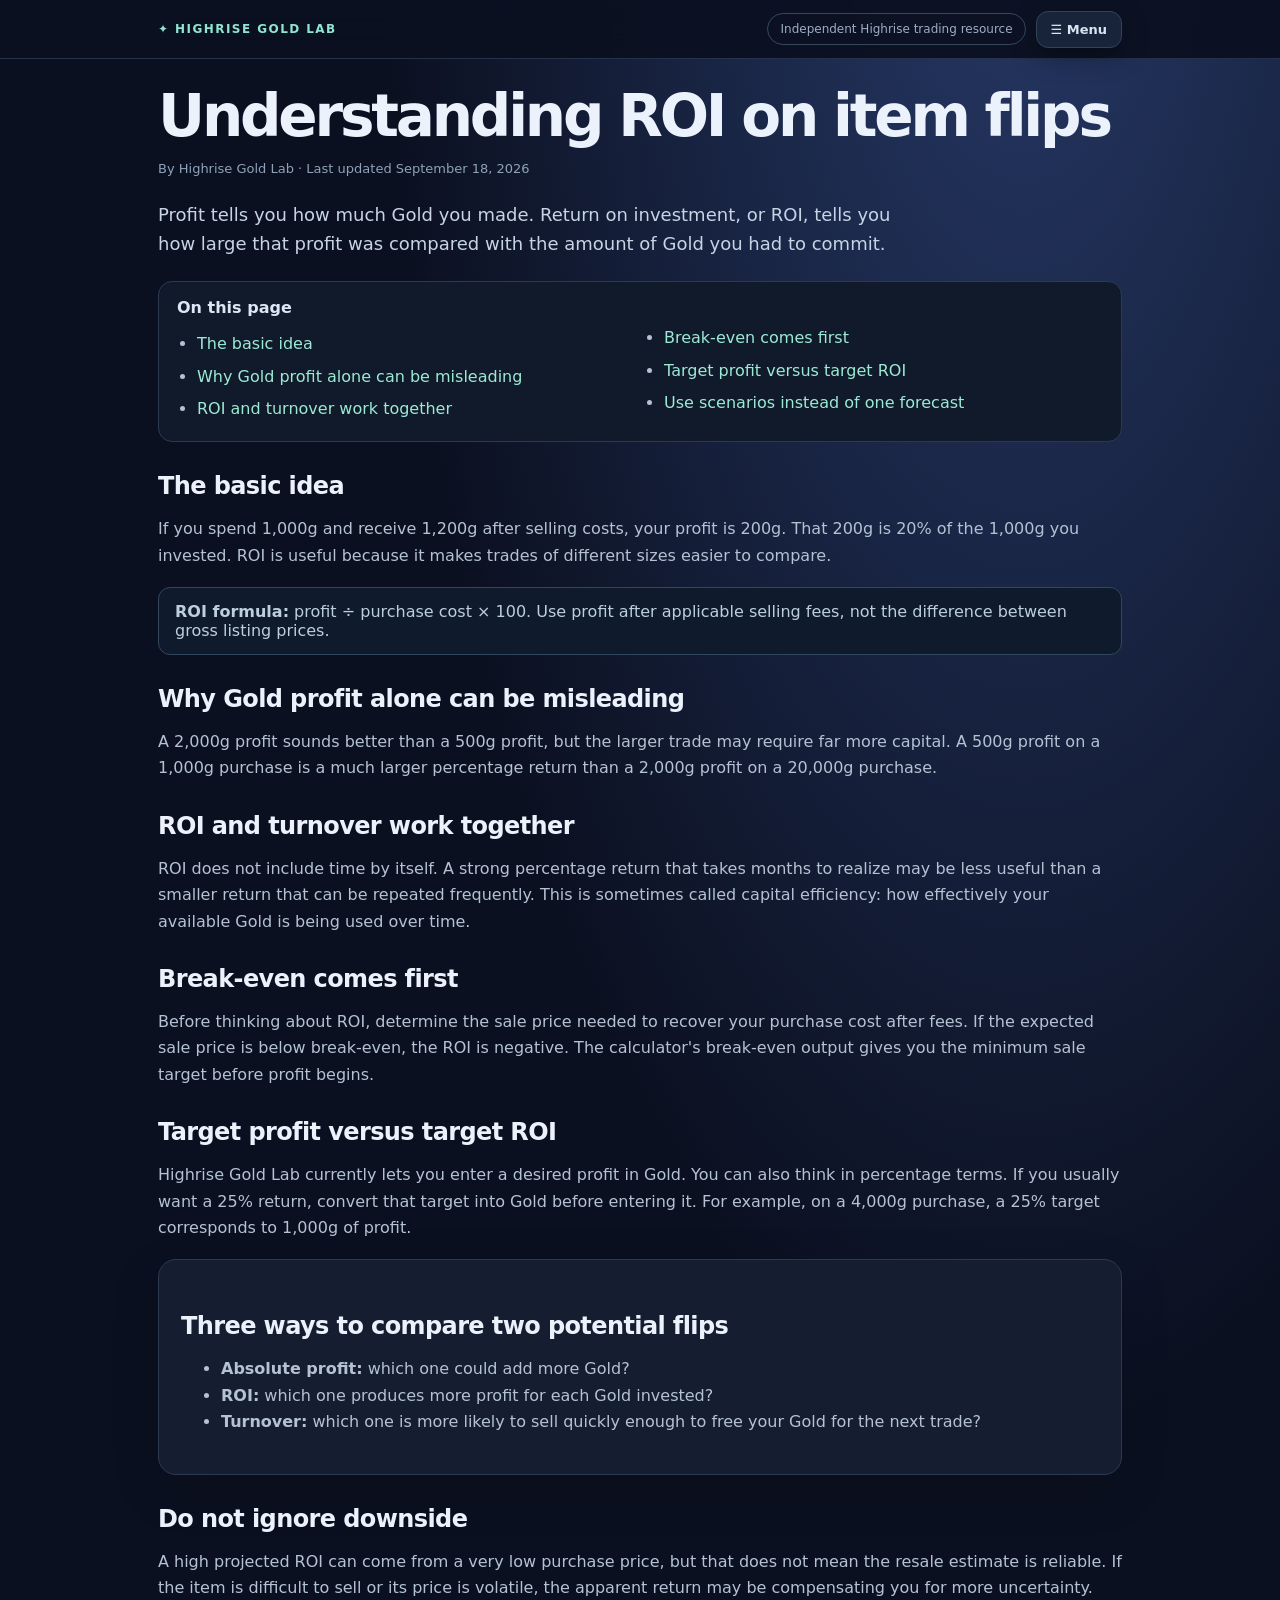
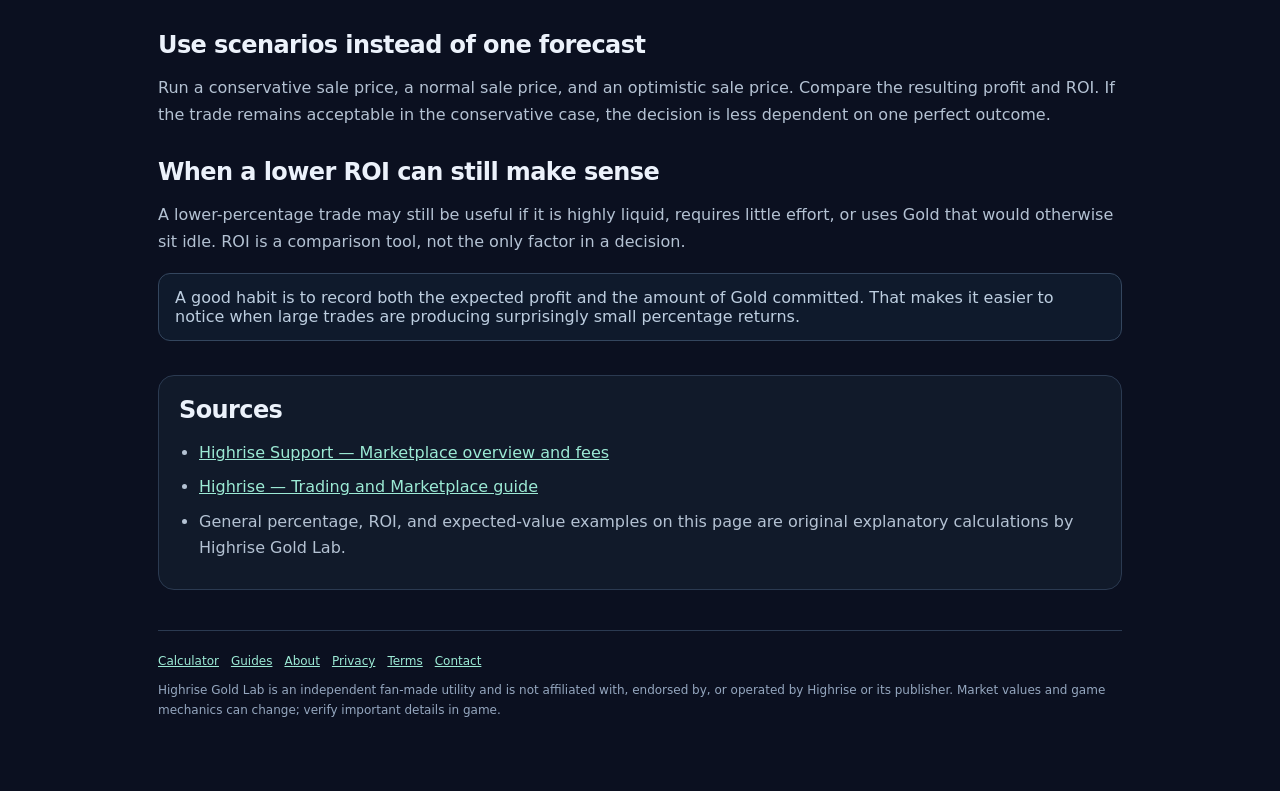
<file: highrise-roi-guide.html>
<!doctype html>
<html lang="en"><head><meta charset="utf-8"><meta name="viewport" content="width=device-width,initial-scale=1"><meta name="theme-color" content="#111827"><meta name="description" content="Learn how to calculate and interpret ROI for Highrise item flips, including profit percentage, break-even, capital efficiency, and turnover."><title>ROI for Highrise item flips · Highrise Gold Lab</title><link rel="stylesheet" href="site.css"></head>
<body><main><div class="topbar site-header"><a class="brand" href="index.html">✦ Highrise Gold Lab</a><div class="header-actions"><div class="pill">Independent Highrise trading resource</div><details class="site-menu"><summary>☰ Menu</summary><nav class="site-nav" aria-label="Site navigation">
<a href="index.html">Calculator</a>
<a href="how-it-works.html">How it works</a>
<a href="trading-guide.html">Trading guide</a>
<a href="grab-guide.html">Grab guide</a>
<a href="guides.html" class="active">Guides</a>
<a href="about.html">About</a>
<a href="privacy.html">Privacy</a>
<a href="terms.html">Terms</a>
<a href="contact.html">Contact</a>
</nav></details></div></div>
<h1>Understanding ROI on item flips</h1><p class="guide-meta">By Highrise Gold Lab · Last updated September 18, 2026</p><p class="lede">Profit tells you how much Gold you made. Return on investment, or ROI, tells you how large that profit was compared with the amount of Gold you had to commit.</p>
<nav class="guide-toc" aria-label="On this page"><strong>On this page</strong><ul><li><a href="#basic-idea">The basic idea</a></li><li><a href="#profit-vs-roi">Why Gold profit alone can be misleading</a></li><li><a href="#roi-turnover">ROI and turnover work together</a></li><li><a href="#break-even">Break-even comes first</a></li><li><a href="#target-roi">Target profit versus target ROI</a></li><li><a href="#scenario-testing">Use scenarios instead of one forecast</a></li></ul></nav>
<h2 id="basic-idea">The basic idea</h2><p>If you spend 1,000g and receive 1,200g after selling costs, your profit is 200g. That 200g is 20% of the 1,000g you invested. ROI is useful because it makes trades of different sizes easier to compare.</p>
<div class="callout"><strong>ROI formula:</strong> profit ÷ purchase cost × 100. Use profit after applicable selling fees, not the difference between gross listing prices.</div>
<h2 id="profit-vs-roi">Why Gold profit alone can be misleading</h2><p>A 2,000g profit sounds better than a 500g profit, but the larger trade may require far more capital. A 500g profit on a 1,000g purchase is a much larger percentage return than a 2,000g profit on a 20,000g purchase.</p>
<h2 id="roi-turnover">ROI and turnover work together</h2><p>ROI does not include time by itself. A strong percentage return that takes months to realize may be less useful than a smaller return that can be repeated frequently. This is sometimes called capital efficiency: how effectively your available Gold is being used over time.</p>
<h2 id="break-even">Break-even comes first</h2><p>Before thinking about ROI, determine the sale price needed to recover your purchase cost after fees. If the expected sale price is below break-even, the ROI is negative. The calculator's break-even output gives you the minimum sale target before profit begins.</p>
<h2 id="target-roi">Target profit versus target ROI</h2><p>Highrise Gold Lab currently lets you enter a desired profit in Gold. You can also think in percentage terms. If you usually want a 25% return, convert that target into Gold before entering it. For example, on a 4,000g purchase, a 25% target corresponds to 1,000g of profit.</p>
<div class="card"><h2>Three ways to compare two potential flips</h2><ul><li><strong>Absolute profit:</strong> which one could add more Gold?</li><li><strong>ROI:</strong> which one produces more profit for each Gold invested?</li><li><strong>Turnover:</strong> which one is more likely to sell quickly enough to free your Gold for the next trade?</li></ul></div>
<h2>Do not ignore downside</h2><p>A high projected ROI can come from a very low purchase price, but that does not mean the resale estimate is reliable. If the item is difficult to sell or its price is volatile, the apparent return may be compensating you for more uncertainty.</p>
<h2 id="scenario-testing">Use scenarios instead of one forecast</h2><p>Run a conservative sale price, a normal sale price, and an optimistic sale price. Compare the resulting profit and ROI. If the trade remains acceptable in the conservative case, the decision is less dependent on one perfect outcome.</p>
<h2>When a lower ROI can still make sense</h2><p>A lower-percentage trade may still be useful if it is highly liquid, requires little effort, or uses Gold that would otherwise sit idle. ROI is a comparison tool, not the only factor in a decision.</p>
<div class="callout">A good habit is to record both the expected profit and the amount of Gold committed. That makes it easier to notice when large trades are producing surprisingly small percentage returns.</div>
<section class="sources-section"><h2>Sources</h2><ul><li><a href="https://support.highrise.game/en/articles/11852866-what-is-the-marketplace-and-how-does-it-work" target="_blank" rel="noopener">Highrise Support — Marketplace overview and fees</a></li><li><a href="https://highrise.game/blog/how-to-trade-items-safely-on-the-highrise-marketplace" target="_blank" rel="noopener">Highrise — Trading and Marketplace guide</a></li><li>General percentage, ROI, and expected-value examples on this page are original explanatory calculations by Highrise Gold Lab.</li></ul></section><footer class="footer"><div class="footer-links"><a href="index.html">Calculator</a><a href="guides.html">Guides</a><a href="about.html">About</a><a href="privacy.html">Privacy</a><a href="terms.html">Terms</a><a href="contact.html">Contact</a></div>Highrise Gold Lab is an independent fan-made utility and is not affiliated with, endorsed by, or operated by Highrise or its publisher. Market values and game mechanics can change; verify important details in game.</footer></main></body></html>
</file>
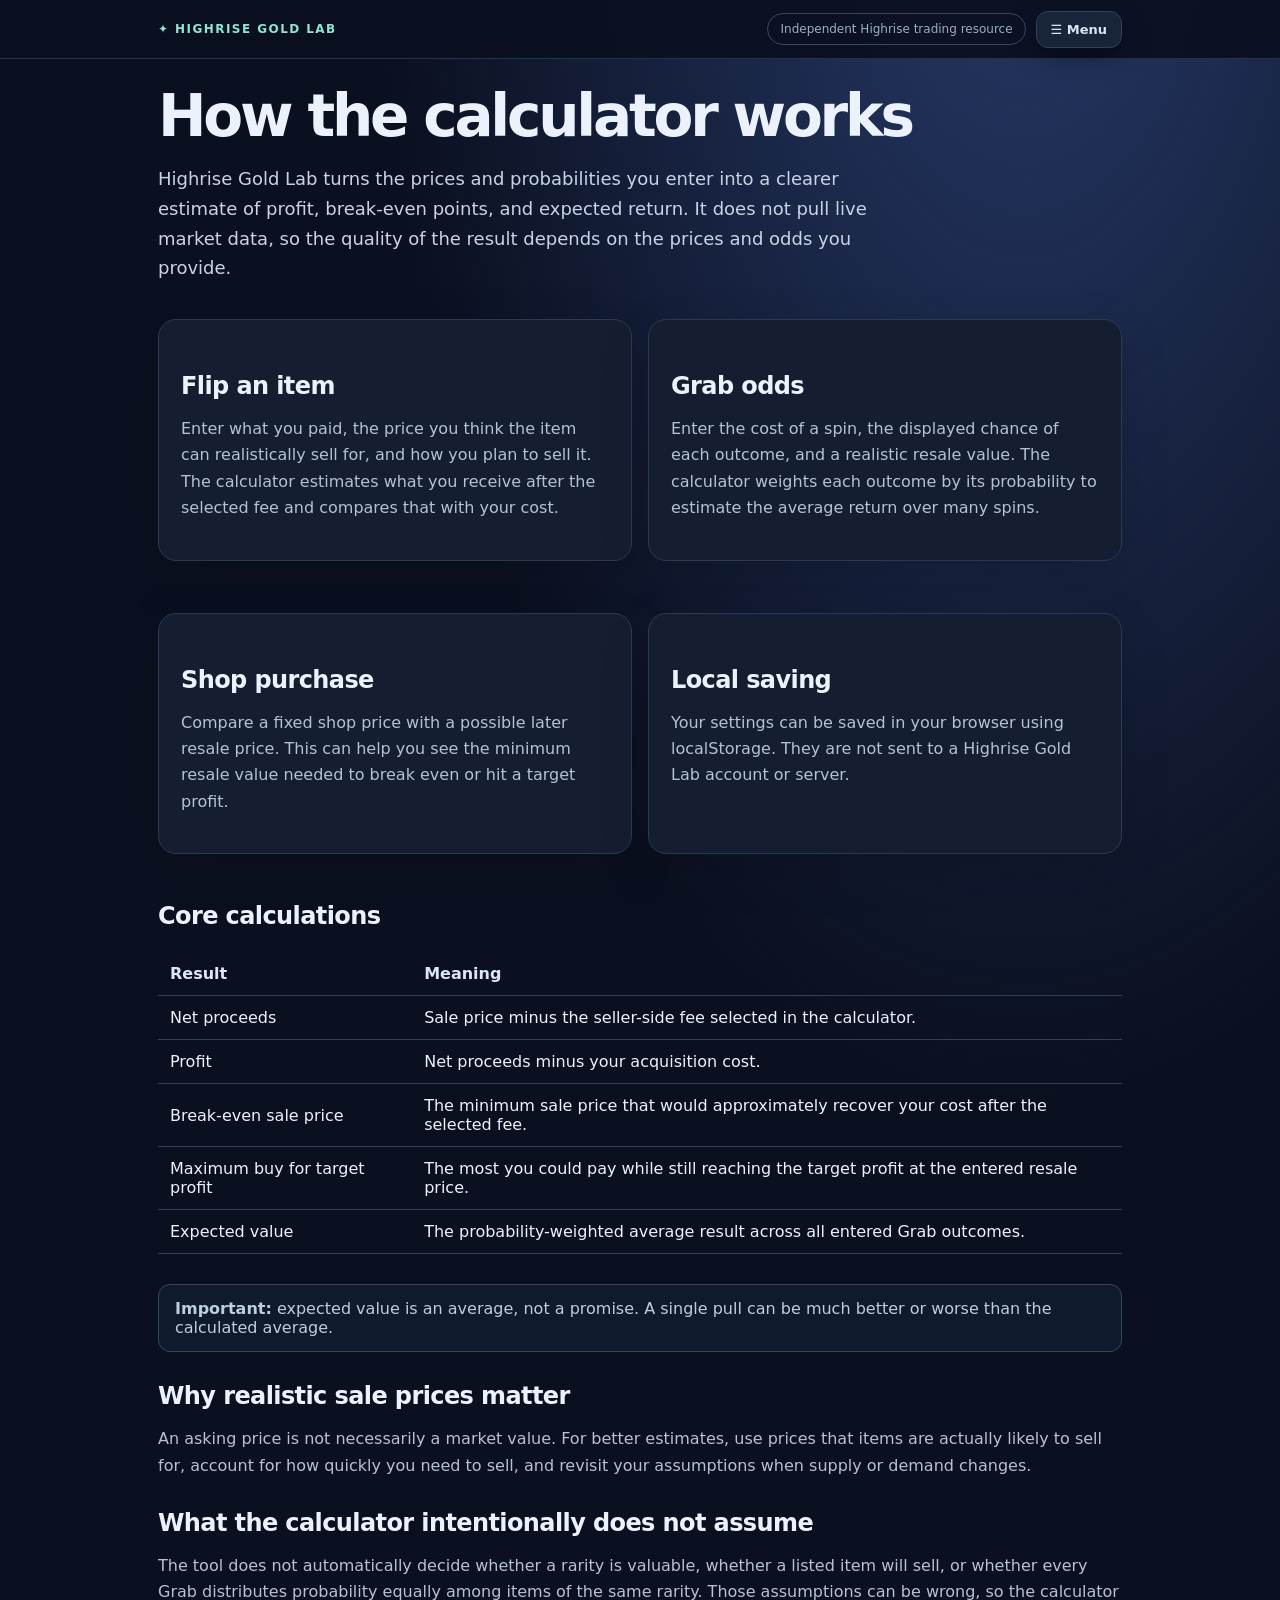
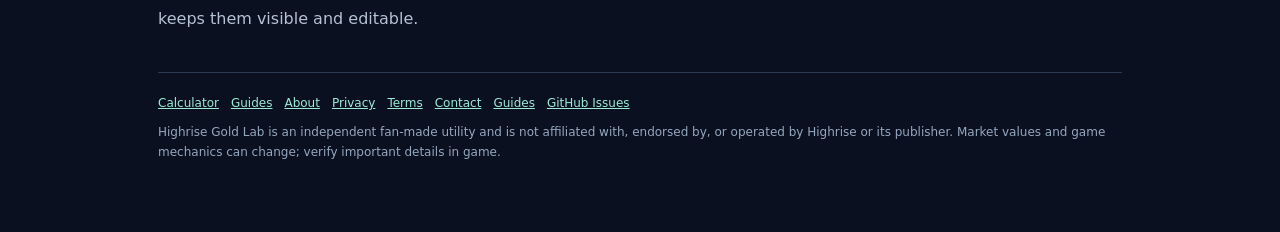
<file: how-it-works.html>
<!doctype html>
<html lang="en"><head><meta charset="utf-8"><meta name="viewport" content="width=device-width,initial-scale=1"><meta name="theme-color" content="#111827"><meta name="description" content="Learn how Highrise Gold Lab calculates marketplace profit, direct-trade costs, break-even prices, target profit, and expected value."><title>How the calculator works · Highrise Gold Lab</title><link rel="stylesheet" href="site.css"></head>
<body><main><div class="topbar site-header"><a class="brand" href="index.html">✦ Highrise Gold Lab</a><div class="header-actions"><div class="pill">Independent Highrise trading resource</div><details class="site-menu">
<summary>☰ Menu</summary>
<nav class="site-nav" aria-label="Site navigation">
<a href="index.html">Calculator</a>
<a href="how-it-works.html" class="active">How it works</a>
<a href="trading-guide.html">Trading guide</a>
<a href="grab-guide.html">Grab guide</a>
<a href="guides.html">Guides</a>
<a href="about.html">About</a>
<a href="privacy.html">Privacy</a>
<a href="terms.html">Terms</a>
<a href="contact.html">Contact</a>
</nav>
</details></div></div>
<h1>How the calculator works</h1><p class="lede">Highrise Gold Lab turns the prices and probabilities you enter into a clearer estimate of profit, break-even points, and expected return. It does not pull live market data, so the quality of the result depends on the prices and odds you provide.</p>
<div class="grid"><section class="card"><h2>Flip an item</h2><p>Enter what you paid, the price you think the item can realistically sell for, and how you plan to sell it. The calculator estimates what you receive after the selected fee and compares that with your cost.</p></section><section class="card"><h2>Grab odds</h2><p>Enter the cost of a spin, the displayed chance of each outcome, and a realistic resale value. The calculator weights each outcome by its probability to estimate the average return over many spins.</p></section><section class="card"><h2>Shop purchase</h2><p>Compare a fixed shop price with a possible later resale price. This can help you see the minimum resale value needed to break even or hit a target profit.</p></section><section class="card"><h2>Local saving</h2><p>Your settings can be saved in your browser using localStorage. They are not sent to a Highrise Gold Lab account or server.</p></section></div>
<h2>Core calculations</h2><div class="table-wrap"><table class="data"><thead><tr><th>Result</th><th>Meaning</th></tr></thead><tbody><tr><td>Net proceeds</td><td>Sale price minus the seller-side fee selected in the calculator.</td></tr><tr><td>Profit</td><td>Net proceeds minus your acquisition cost.</td></tr><tr><td>Break-even sale price</td><td>The minimum sale price that would approximately recover your cost after the selected fee.</td></tr><tr><td>Maximum buy for target profit</td><td>The most you could pay while still reaching the target profit at the entered resale price.</td></tr><tr><td>Expected value</td><td>The probability-weighted average result across all entered Grab outcomes.</td></tr></tbody></table></div>
<div class="callout"><strong>Important:</strong> expected value is an average, not a promise. A single pull can be much better or worse than the calculated average.</div>
<h2>Why realistic sale prices matter</h2><p>An asking price is not necessarily a market value. For better estimates, use prices that items are actually likely to sell for, account for how quickly you need to sell, and revisit your assumptions when supply or demand changes.</p>
<h2>What the calculator intentionally does not assume</h2><p>The tool does not automatically decide whether a rarity is valuable, whether a listed item will sell, or whether every Grab distributes probability equally among items of the same rarity. Those assumptions can be wrong, so the calculator keeps them visible and editable.</p><footer class="footer"><div class="footer-links"><a href="index.html">Calculator</a><a href="guides.html">Guides</a><a href="about.html">About</a><a href="privacy.html">Privacy</a><a href="terms.html">Terms</a><a href="contact.html">Contact</a><a href="guides.html">Guides</a><a href="https://github.com/Jhemming93/HR_Calc_App/issues" target="_blank" rel="noopener">GitHub Issues</a></div>Highrise Gold Lab is an independent fan-made utility and is not affiliated with, endorsed by, or operated by Highrise or its publisher. Market values and game mechanics can change; verify important details in game.</footer></main></body></html>
</file>
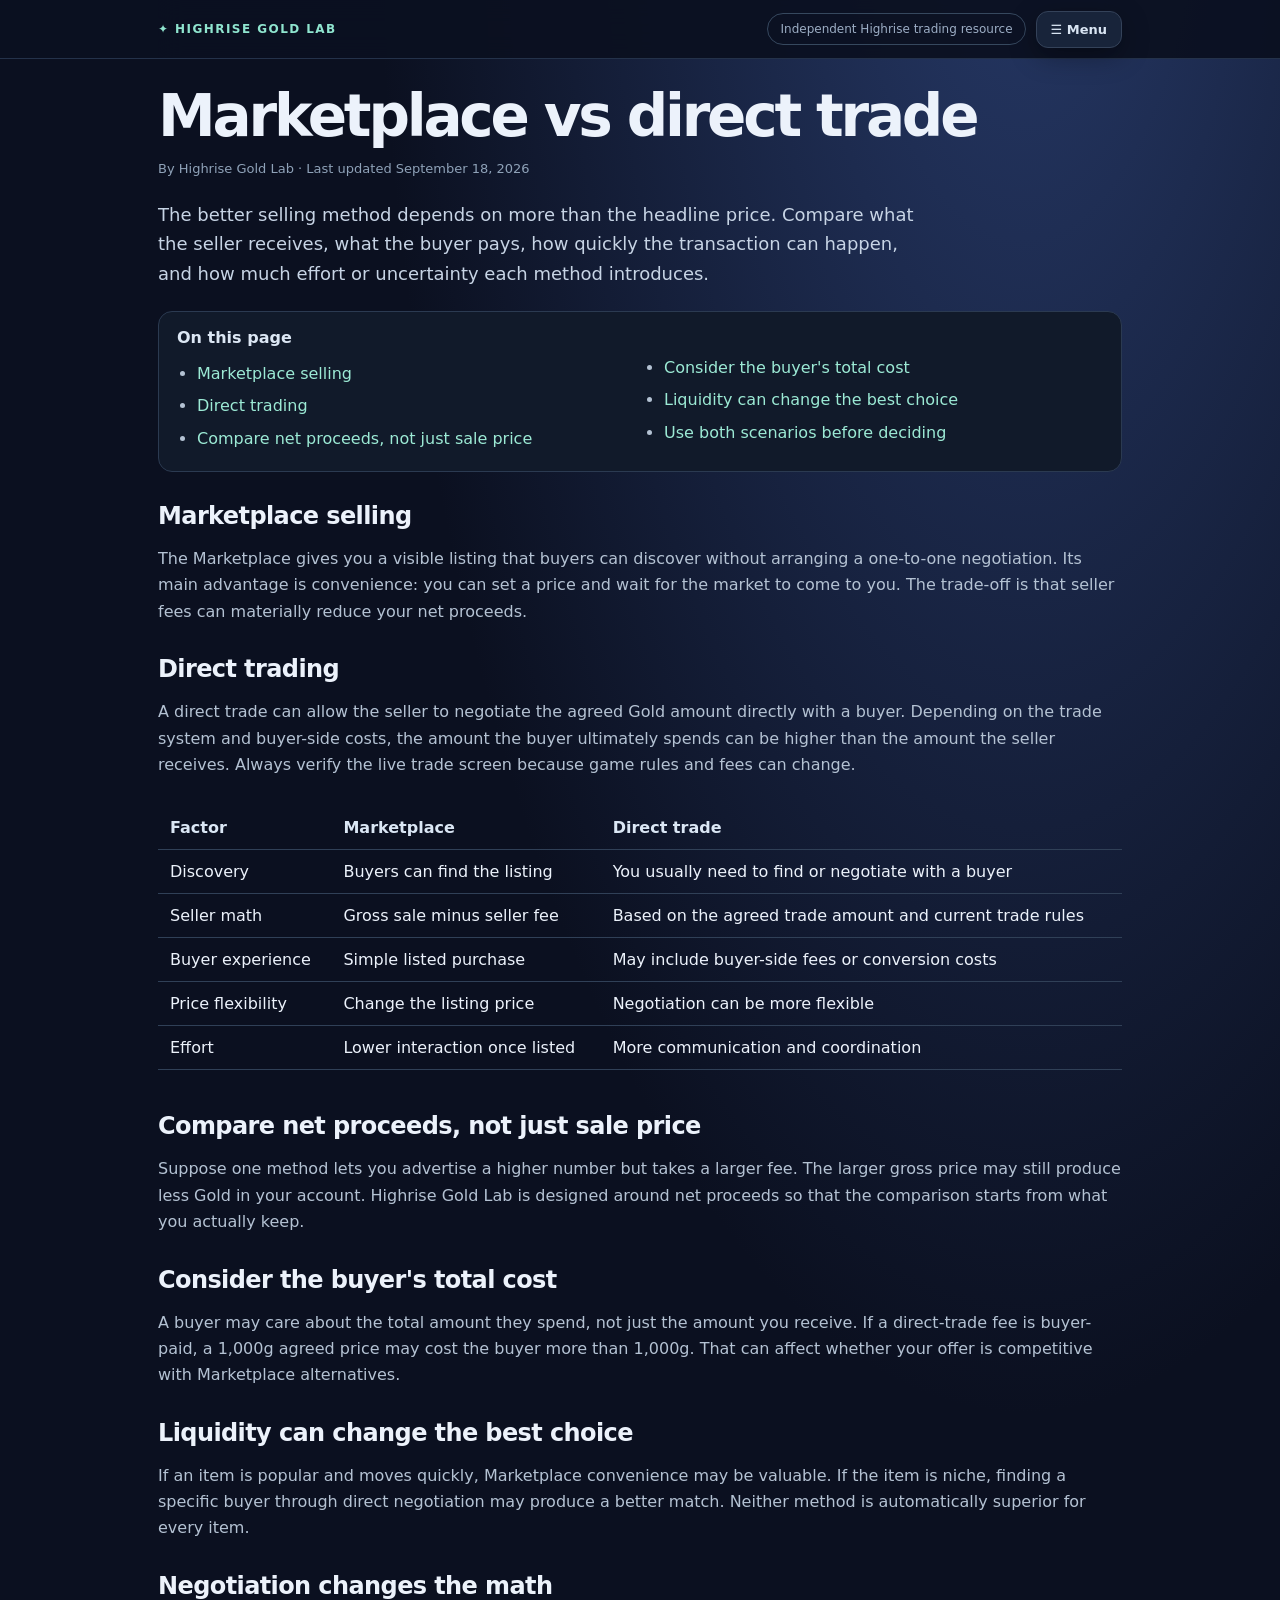
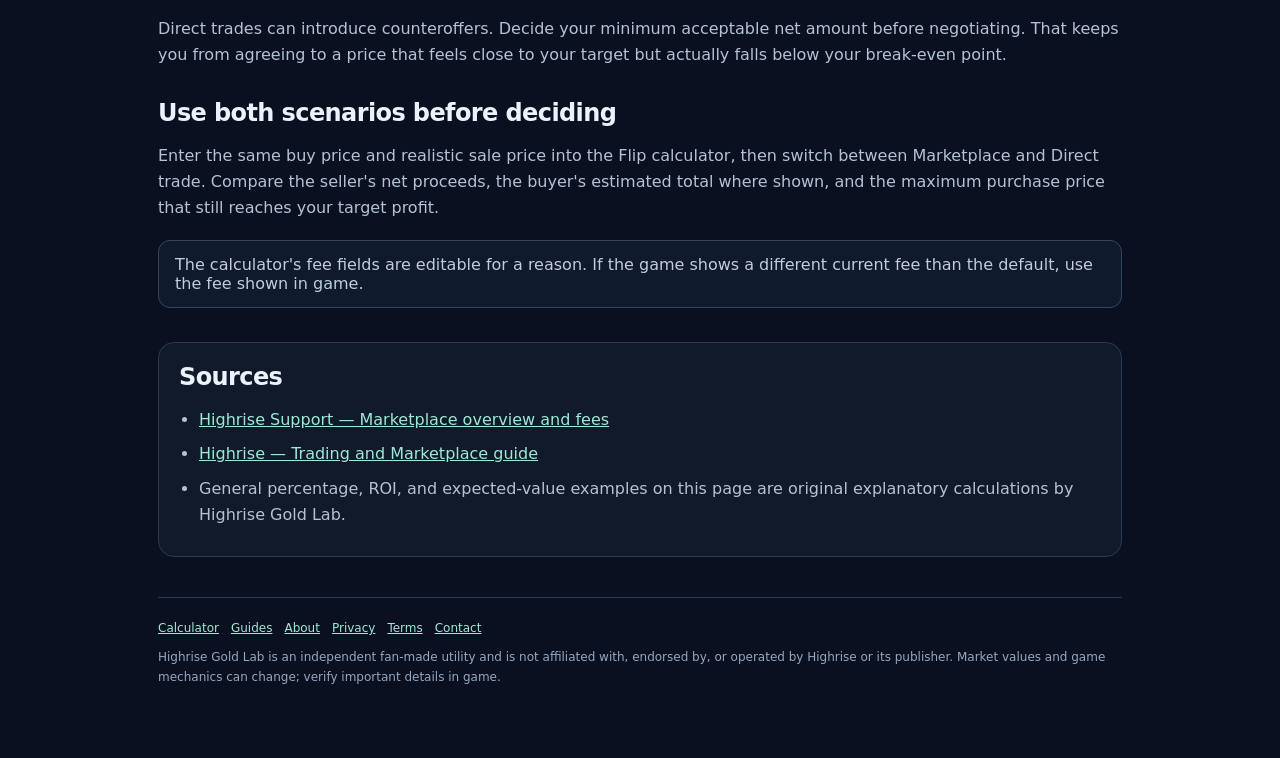
<file: marketplace-vs-direct-trade.html>
<!doctype html>
<html lang="en"><head><meta charset="utf-8"><meta name="viewport" content="width=device-width,initial-scale=1"><meta name="theme-color" content="#111827"><meta name="description" content="Compare Highrise Marketplace selling and direct trades using net proceeds, fees, buyer cost, convenience, negotiation, and trade risk."><title>Marketplace vs direct trade · Highrise Gold Lab</title><link rel="stylesheet" href="site.css"></head>
<body><main><div class="topbar site-header"><a class="brand" href="index.html">✦ Highrise Gold Lab</a><div class="header-actions"><div class="pill">Independent Highrise trading resource</div><details class="site-menu"><summary>☰ Menu</summary><nav class="site-nav" aria-label="Site navigation">
<a href="index.html">Calculator</a>
<a href="how-it-works.html">How it works</a>
<a href="trading-guide.html">Trading guide</a>
<a href="grab-guide.html">Grab guide</a>
<a href="guides.html" class="active">Guides</a>
<a href="about.html">About</a>
<a href="privacy.html">Privacy</a>
<a href="terms.html">Terms</a>
<a href="contact.html">Contact</a>
</nav></details></div></div>
<h1>Marketplace vs direct trade</h1><p class="guide-meta">By Highrise Gold Lab · Last updated September 18, 2026</p><p class="lede">The better selling method depends on more than the headline price. Compare what the seller receives, what the buyer pays, how quickly the transaction can happen, and how much effort or uncertainty each method introduces.</p>
<nav class="guide-toc" aria-label="On this page"><strong>On this page</strong><ul><li><a href="#marketplace-selling">Marketplace selling</a></li><li><a href="#direct-trading">Direct trading</a></li><li><a href="#net-proceeds">Compare net proceeds, not just sale price</a></li><li><a href="#buyer-cost">Consider the buyer's total cost</a></li><li><a href="#liquidity">Liquidity can change the best choice</a></li><li><a href="#compare-scenarios">Use both scenarios before deciding</a></li></ul></nav>
<h2 id="marketplace-selling">Marketplace selling</h2><p>The Marketplace gives you a visible listing that buyers can discover without arranging a one-to-one negotiation. Its main advantage is convenience: you can set a price and wait for the market to come to you. The trade-off is that seller fees can materially reduce your net proceeds.</p>
<h2 id="direct-trading">Direct trading</h2><p>A direct trade can allow the seller to negotiate the agreed Gold amount directly with a buyer. Depending on the trade system and buyer-side costs, the amount the buyer ultimately spends can be higher than the amount the seller receives. Always verify the live trade screen because game rules and fees can change.</p>
<div class="table-wrap"><table class="data"><thead><tr><th>Factor</th><th>Marketplace</th><th>Direct trade</th></tr></thead><tbody>
<tr><td>Discovery</td><td>Buyers can find the listing</td><td>You usually need to find or negotiate with a buyer</td></tr>
<tr><td>Seller math</td><td>Gross sale minus seller fee</td><td>Based on the agreed trade amount and current trade rules</td></tr>
<tr><td>Buyer experience</td><td>Simple listed purchase</td><td>May include buyer-side fees or conversion costs</td></tr>
<tr><td>Price flexibility</td><td>Change the listing price</td><td>Negotiation can be more flexible</td></tr>
<tr><td>Effort</td><td>Lower interaction once listed</td><td>More communication and coordination</td></tr>
</tbody></table></div>
<h2 id="net-proceeds">Compare net proceeds, not just sale price</h2><p>Suppose one method lets you advertise a higher number but takes a larger fee. The larger gross price may still produce less Gold in your account. Highrise Gold Lab is designed around net proceeds so that the comparison starts from what you actually keep.</p>
<h2 id="buyer-cost">Consider the buyer's total cost</h2><p>A buyer may care about the total amount they spend, not just the amount you receive. If a direct-trade fee is buyer-paid, a 1,000g agreed price may cost the buyer more than 1,000g. That can affect whether your offer is competitive with Marketplace alternatives.</p>
<h2 id="liquidity">Liquidity can change the best choice</h2><p>If an item is popular and moves quickly, Marketplace convenience may be valuable. If the item is niche, finding a specific buyer through direct negotiation may produce a better match. Neither method is automatically superior for every item.</p>
<h2>Negotiation changes the math</h2><p>Direct trades can introduce counteroffers. Decide your minimum acceptable net amount before negotiating. That keeps you from agreeing to a price that feels close to your target but actually falls below your break-even point.</p>
<h2 id="compare-scenarios">Use both scenarios before deciding</h2><p>Enter the same buy price and realistic sale price into the Flip calculator, then switch between Marketplace and Direct trade. Compare the seller's net proceeds, the buyer's estimated total where shown, and the maximum purchase price that still reaches your target profit.</p>
<div class="callout">The calculator's fee fields are editable for a reason. If the game shows a different current fee than the default, use the fee shown in game.</div>
<section class="sources-section"><h2>Sources</h2><ul><li><a href="https://support.highrise.game/en/articles/11852866-what-is-the-marketplace-and-how-does-it-work" target="_blank" rel="noopener">Highrise Support — Marketplace overview and fees</a></li><li><a href="https://highrise.game/blog/how-to-trade-items-safely-on-the-highrise-marketplace" target="_blank" rel="noopener">Highrise — Trading and Marketplace guide</a></li><li>General percentage, ROI, and expected-value examples on this page are original explanatory calculations by Highrise Gold Lab.</li></ul></section><footer class="footer"><div class="footer-links"><a href="index.html">Calculator</a><a href="guides.html">Guides</a><a href="about.html">About</a><a href="privacy.html">Privacy</a><a href="terms.html">Terms</a><a href="contact.html">Contact</a></div>Highrise Gold Lab is an independent fan-made utility and is not affiliated with, endorsed by, or operated by Highrise or its publisher. Market values and game mechanics can change; verify important details in game.</footer></main></body></html>
</file>
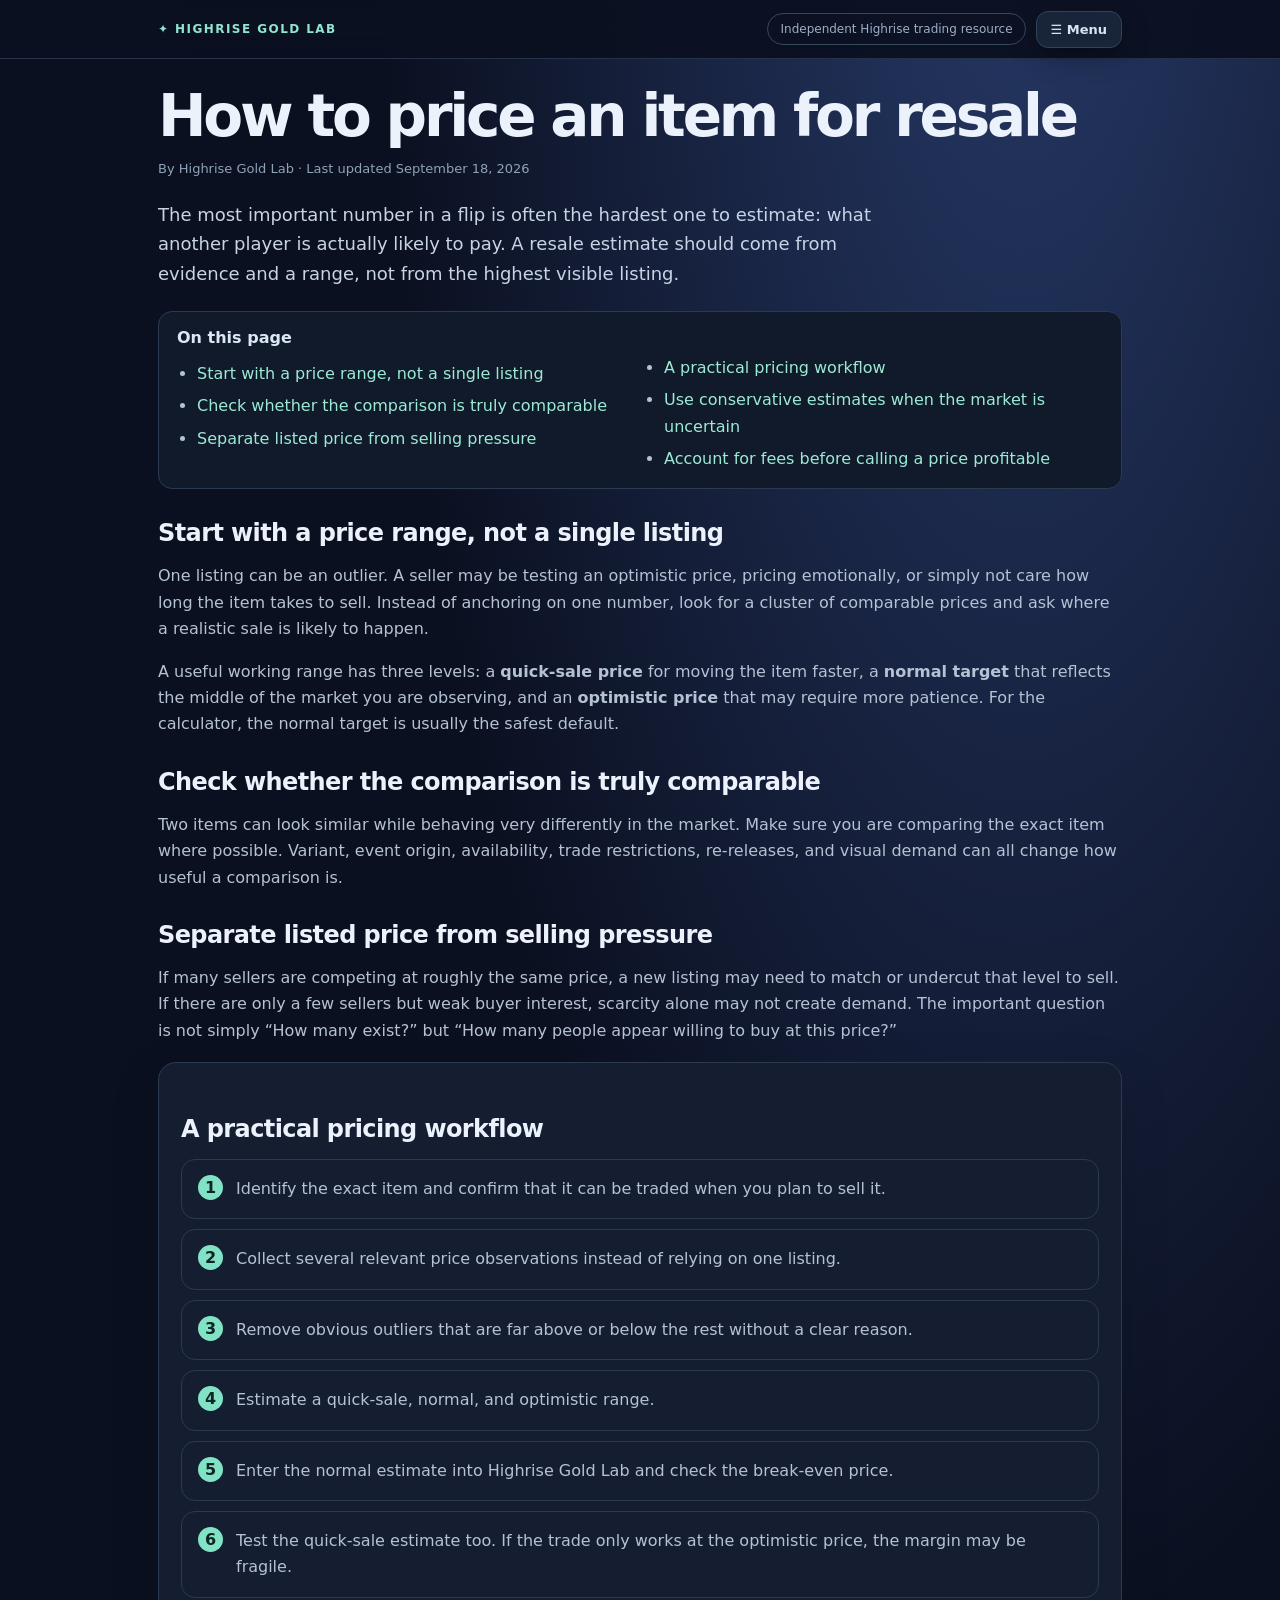
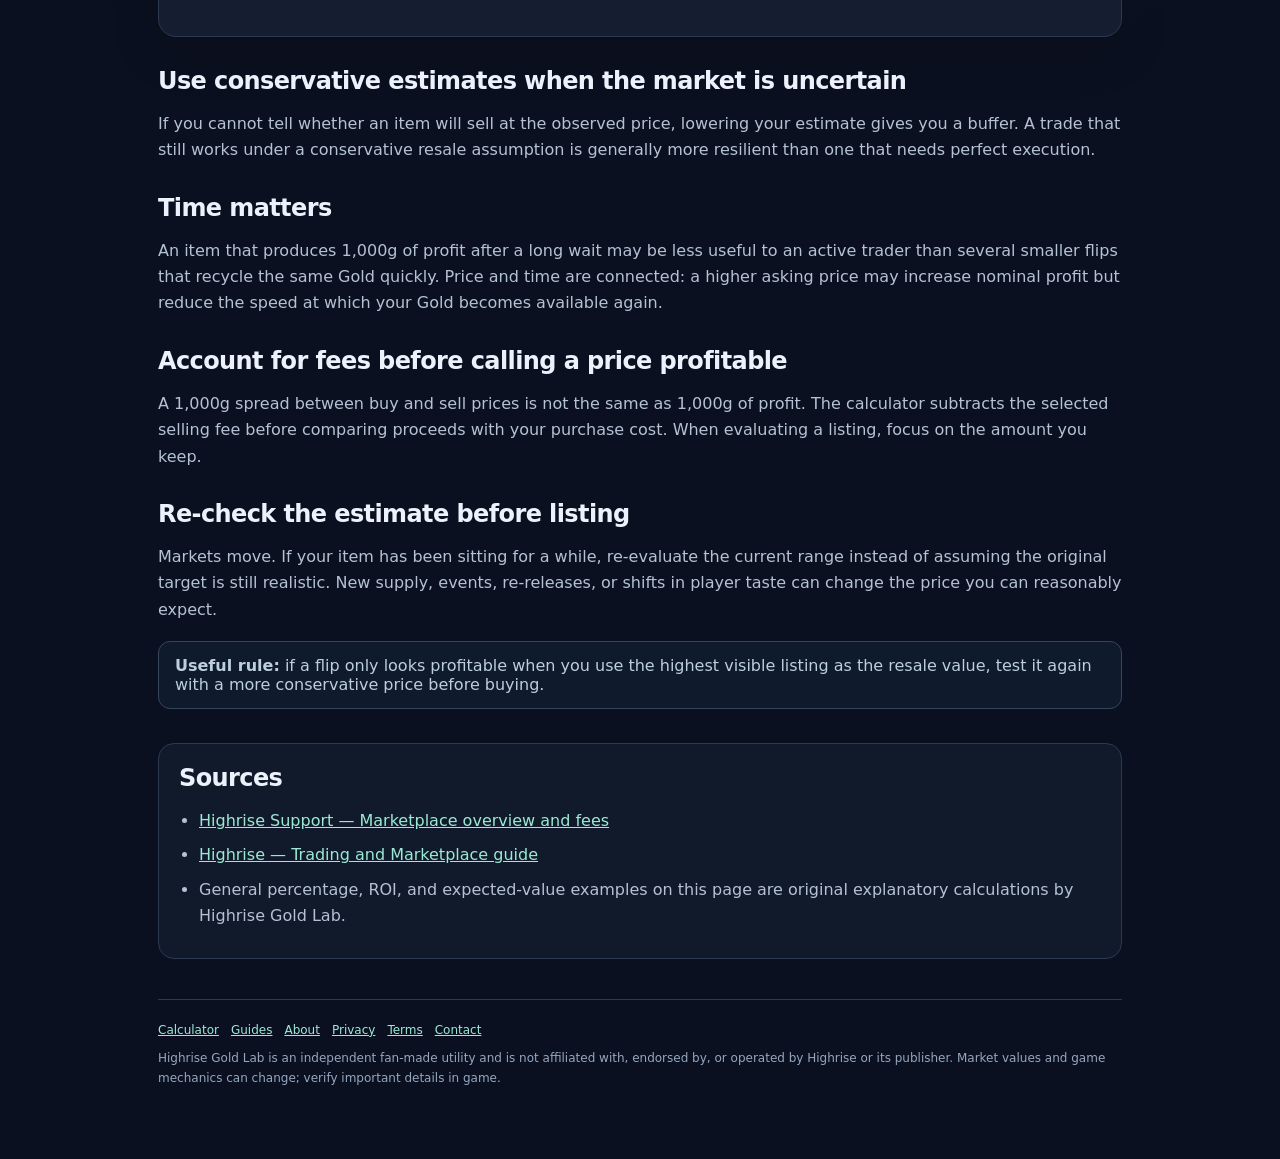
<file: pricing-items-for-resale.html>
<!doctype html>
<html lang="en"><head><meta charset="utf-8"><meta name="viewport" content="width=device-width,initial-scale=1"><meta name="theme-color" content="#111827"><meta name="description" content="A practical guide to estimating a realistic Highrise resale price using listings, demand, supply, liquidity, and conservative ranges."><title>How to price a Highrise item for resale · Highrise Gold Lab</title><link rel="stylesheet" href="site.css"></head>
<body><main><div class="topbar site-header"><a class="brand" href="index.html">✦ Highrise Gold Lab</a><div class="header-actions"><div class="pill">Independent Highrise trading resource</div><details class="site-menu"><summary>☰ Menu</summary><nav class="site-nav" aria-label="Site navigation">
<a href="index.html">Calculator</a>
<a href="how-it-works.html">How it works</a>
<a href="trading-guide.html">Trading guide</a>
<a href="grab-guide.html">Grab guide</a>
<a href="guides.html" class="active">Guides</a>
<a href="about.html">About</a>
<a href="privacy.html">Privacy</a>
<a href="terms.html">Terms</a>
<a href="contact.html">Contact</a>
</nav></details></div></div>
<h1>How to price an item for resale</h1><p class="guide-meta">By Highrise Gold Lab · Last updated September 18, 2026</p><p class="lede">The most important number in a flip is often the hardest one to estimate: what another player is actually likely to pay. A resale estimate should come from evidence and a range, not from the highest visible listing.</p>
<nav class="guide-toc" aria-label="On this page"><strong>On this page</strong><ul><li><a href="#price-range">Start with a price range, not a single listing</a></li><li><a href="#comparables">Check whether the comparison is truly comparable</a></li><li><a href="#selling-pressure">Separate listed price from selling pressure</a></li><li><a href="#pricing-workflow">A practical pricing workflow</a></li><li><a href="#conservative-estimates">Use conservative estimates when the market is uncertain</a></li><li><a href="#fees">Account for fees before calling a price profitable</a></li></ul></nav>
<h2 id="price-range">Start with a price range, not a single listing</h2><p>One listing can be an outlier. A seller may be testing an optimistic price, pricing emotionally, or simply not care how long the item takes to sell. Instead of anchoring on one number, look for a cluster of comparable prices and ask where a realistic sale is likely to happen.</p>
<p>A useful working range has three levels: a <strong>quick-sale price</strong> for moving the item faster, a <strong>normal target</strong> that reflects the middle of the market you are observing, and an <strong>optimistic price</strong> that may require more patience. For the calculator, the normal target is usually the safest default.</p>
<h2 id="comparables">Check whether the comparison is truly comparable</h2><p>Two items can look similar while behaving very differently in the market. Make sure you are comparing the exact item where possible. Variant, event origin, availability, trade restrictions, re-releases, and visual demand can all change how useful a comparison is.</p>
<h2 id="selling-pressure">Separate listed price from selling pressure</h2><p>If many sellers are competing at roughly the same price, a new listing may need to match or undercut that level to sell. If there are only a few sellers but weak buyer interest, scarcity alone may not create demand. The important question is not simply “How many exist?” but “How many people appear willing to buy at this price?”</p>
<div class="card"><h2 id="pricing-workflow">A practical pricing workflow</h2><ol class="steps"><li>Identify the exact item and confirm that it can be traded when you plan to sell it.</li><li>Collect several relevant price observations instead of relying on one listing.</li><li>Remove obvious outliers that are far above or below the rest without a clear reason.</li><li>Estimate a quick-sale, normal, and optimistic range.</li><li>Enter the normal estimate into Highrise Gold Lab and check the break-even price.</li><li>Test the quick-sale estimate too. If the trade only works at the optimistic price, the margin may be fragile.</li></ol></div>
<h2 id="conservative-estimates">Use conservative estimates when the market is uncertain</h2><p>If you cannot tell whether an item will sell at the observed price, lowering your estimate gives you a buffer. A trade that still works under a conservative resale assumption is generally more resilient than one that needs perfect execution.</p>
<h2>Time matters</h2><p>An item that produces 1,000g of profit after a long wait may be less useful to an active trader than several smaller flips that recycle the same Gold quickly. Price and time are connected: a higher asking price may increase nominal profit but reduce the speed at which your Gold becomes available again.</p>
<h2 id="fees">Account for fees before calling a price profitable</h2><p>A 1,000g spread between buy and sell prices is not the same as 1,000g of profit. The calculator subtracts the selected selling fee before comparing proceeds with your purchase cost. When evaluating a listing, focus on the amount you keep.</p>
<h2>Re-check the estimate before listing</h2><p>Markets move. If your item has been sitting for a while, re-evaluate the current range instead of assuming the original target is still realistic. New supply, events, re-releases, or shifts in player taste can change the price you can reasonably expect.</p>
<div class="callout"><strong>Useful rule:</strong> if a flip only looks profitable when you use the highest visible listing as the resale value, test it again with a more conservative price before buying.</div>
<section class="sources-section"><h2>Sources</h2><ul><li><a href="https://support.highrise.game/en/articles/11852866-what-is-the-marketplace-and-how-does-it-work" target="_blank" rel="noopener">Highrise Support — Marketplace overview and fees</a></li><li><a href="https://highrise.game/blog/how-to-trade-items-safely-on-the-highrise-marketplace" target="_blank" rel="noopener">Highrise — Trading and Marketplace guide</a></li><li>General percentage, ROI, and expected-value examples on this page are original explanatory calculations by Highrise Gold Lab.</li></ul></section><footer class="footer"><div class="footer-links"><a href="index.html">Calculator</a><a href="guides.html">Guides</a><a href="about.html">About</a><a href="privacy.html">Privacy</a><a href="terms.html">Terms</a><a href="contact.html">Contact</a></div>Highrise Gold Lab is an independent fan-made utility and is not affiliated with, endorsed by, or operated by Highrise or its publisher. Market values and game mechanics can change; verify important details in game.</footer></main></body></html>
</file>
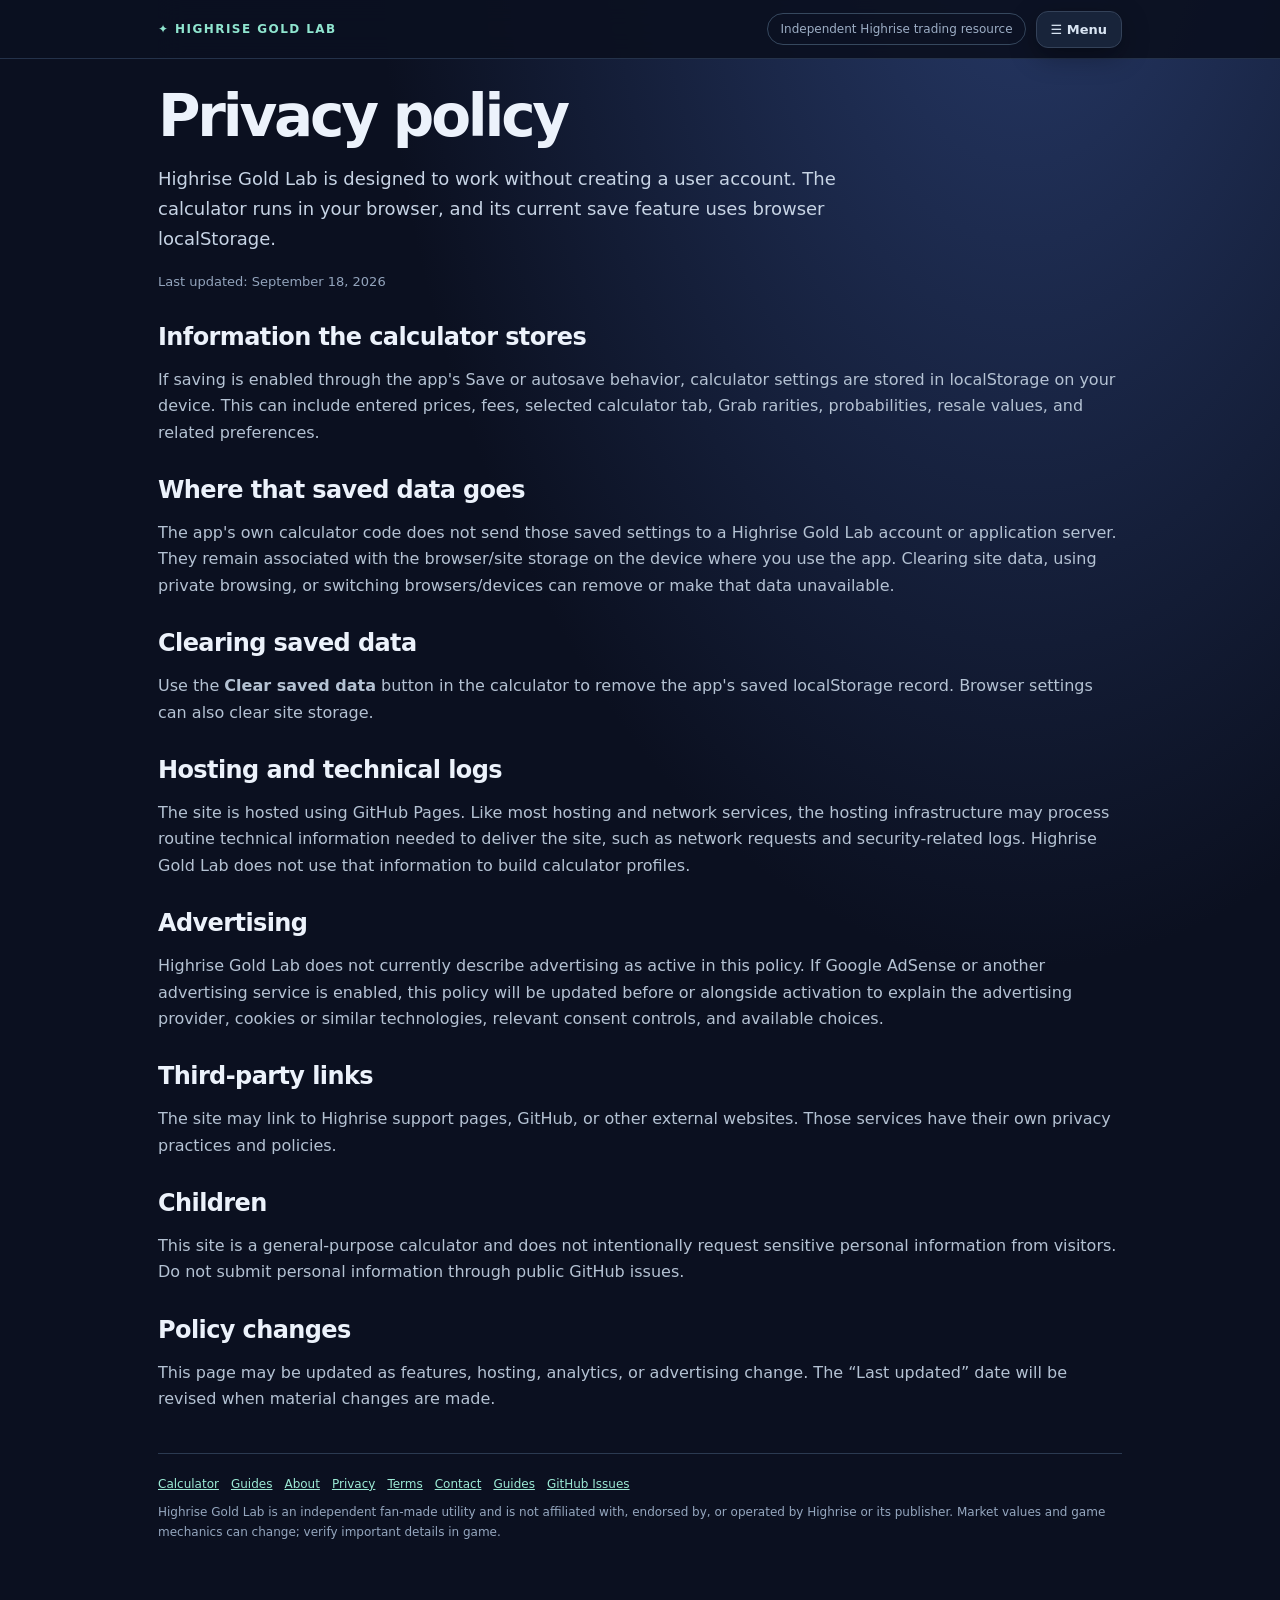
<file: privacy.html>
<!doctype html>
<html lang="en"><head><meta charset="utf-8"><meta name="viewport" content="width=device-width,initial-scale=1"><meta name="theme-color" content="#111827"><meta name="description" content="Privacy policy for Highrise Gold Lab, including browser localStorage and information about future advertising technologies."><title>Privacy policy · Highrise Gold Lab</title><link rel="stylesheet" href="site.css"></head>
<body><main><div class="topbar site-header"><a class="brand" href="index.html">✦ Highrise Gold Lab</a><div class="header-actions"><div class="pill">Independent Highrise trading resource</div><details class="site-menu">
<summary>☰ Menu</summary>
<nav class="site-nav" aria-label="Site navigation">
<a href="index.html">Calculator</a>
<a href="how-it-works.html">How it works</a>
<a href="trading-guide.html">Trading guide</a>
<a href="grab-guide.html">Grab guide</a>
<a href="guides.html">Guides</a>
<a href="about.html">About</a>
<a href="privacy.html" class="active">Privacy</a>
<a href="terms.html">Terms</a>
<a href="contact.html">Contact</a>
</nav>
</details></div></div>
<h1>Privacy policy</h1><p class="lede">Highrise Gold Lab is designed to work without creating a user account. The calculator runs in your browser, and its current save feature uses browser localStorage.</p>
<p class="muted">Last updated: September 18, 2026</p>
<h2>Information the calculator stores</h2><p>If saving is enabled through the app's Save or autosave behavior, calculator settings are stored in localStorage on your device. This can include entered prices, fees, selected calculator tab, Grab rarities, probabilities, resale values, and related preferences.</p>
<h2>Where that saved data goes</h2><p>The app's own calculator code does not send those saved settings to a Highrise Gold Lab account or application server. They remain associated with the browser/site storage on the device where you use the app. Clearing site data, using private browsing, or switching browsers/devices can remove or make that data unavailable.</p>
<h2>Clearing saved data</h2><p>Use the <strong>Clear saved data</strong> button in the calculator to remove the app's saved localStorage record. Browser settings can also clear site storage.</p>
<h2>Hosting and technical logs</h2><p>The site is hosted using GitHub Pages. Like most hosting and network services, the hosting infrastructure may process routine technical information needed to deliver the site, such as network requests and security-related logs. Highrise Gold Lab does not use that information to build calculator profiles.</p>
<h2>Advertising</h2><p>Highrise Gold Lab does not currently describe advertising as active in this policy. If Google AdSense or another advertising service is enabled, this policy will be updated before or alongside activation to explain the advertising provider, cookies or similar technologies, relevant consent controls, and available choices.</p>
<h2>Third-party links</h2><p>The site may link to Highrise support pages, GitHub, or other external websites. Those services have their own privacy practices and policies.</p>
<h2>Children</h2><p>This site is a general-purpose calculator and does not intentionally request sensitive personal information from visitors. Do not submit personal information through public GitHub issues.</p>
<h2>Policy changes</h2><p>This page may be updated as features, hosting, analytics, or advertising change. The “Last updated” date will be revised when material changes are made.</p><footer class="footer"><div class="footer-links"><a href="index.html">Calculator</a><a href="guides.html">Guides</a><a href="about.html">About</a><a href="privacy.html">Privacy</a><a href="terms.html">Terms</a><a href="contact.html">Contact</a><a href="guides.html">Guides</a><a href="https://github.com/Jhemming93/HR_Calc_App/issues" target="_blank" rel="noopener">GitHub Issues</a></div>Highrise Gold Lab is an independent fan-made utility and is not affiliated with, endorsed by, or operated by Highrise or its publisher. Market values and game mechanics can change; verify important details in game.</footer></main></body></html>
</file>
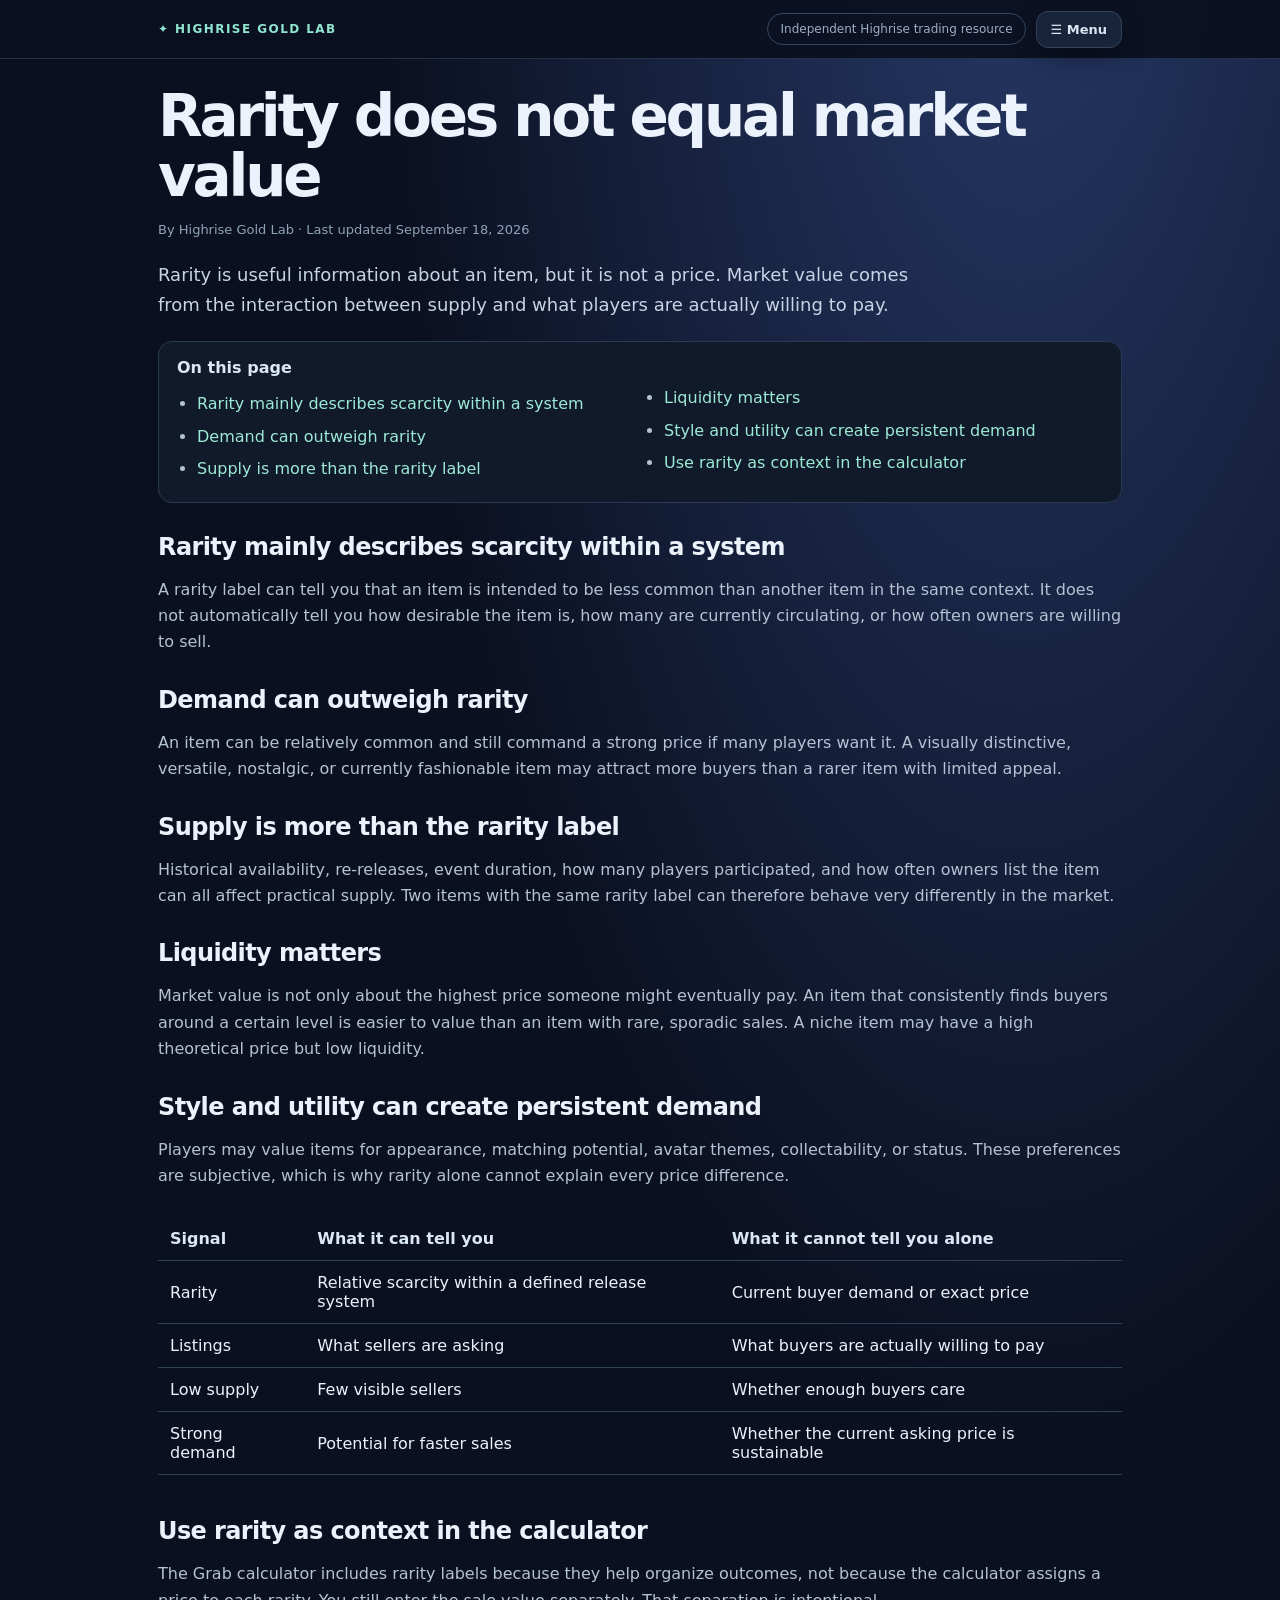
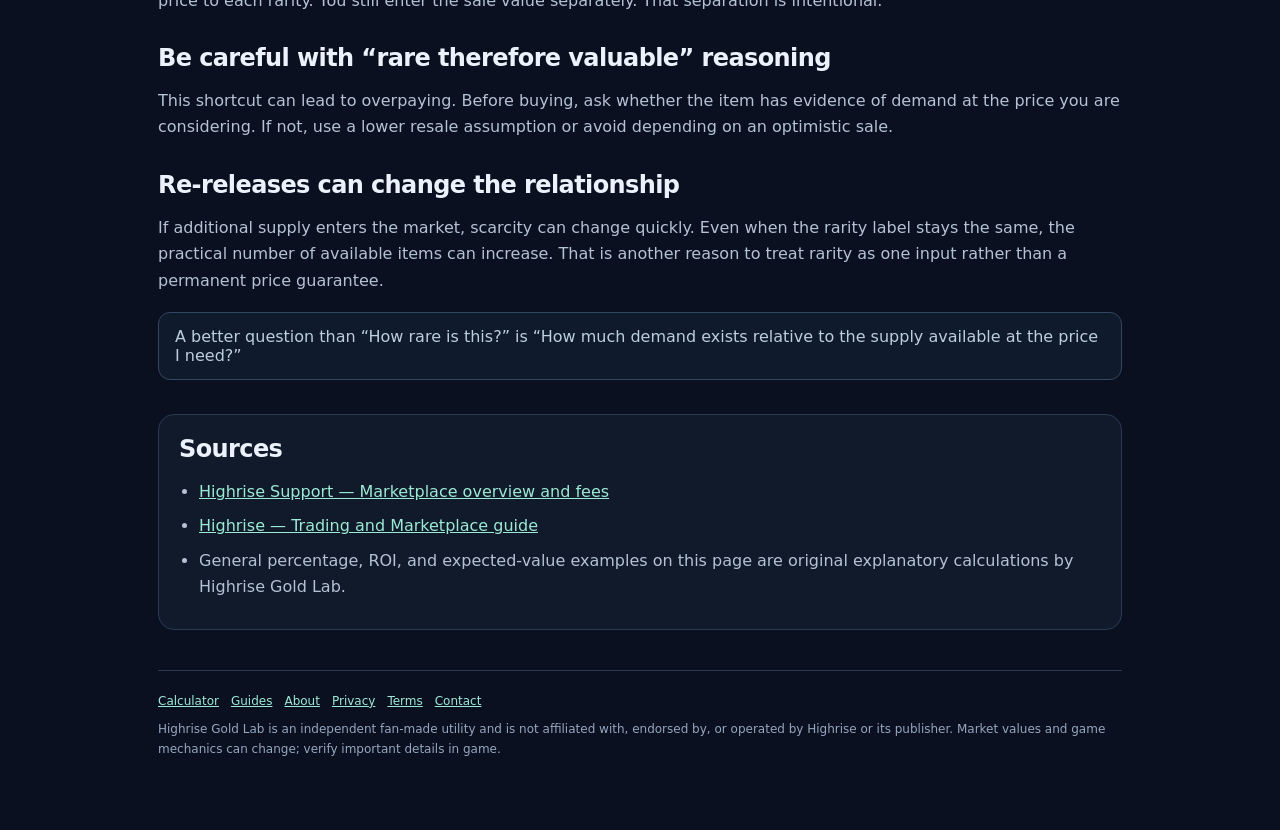
<file: rarity-vs-market-value.html>
<!doctype html>
<html lang="en"><head><meta charset="utf-8"><meta name="viewport" content="width=device-width,initial-scale=1"><meta name="theme-color" content="#111827"><meta name="description" content="Understand why Highrise rarity does not automatically determine price and how demand, supply, style, availability, and liquidity affect market value."><title>Rarity vs market value · Highrise Gold Lab</title><link rel="stylesheet" href="site.css"></head>
<body><main><div class="topbar site-header"><a class="brand" href="index.html">✦ Highrise Gold Lab</a><div class="header-actions"><div class="pill">Independent Highrise trading resource</div><details class="site-menu"><summary>☰ Menu</summary><nav class="site-nav" aria-label="Site navigation">
<a href="index.html">Calculator</a>
<a href="how-it-works.html">How it works</a>
<a href="trading-guide.html">Trading guide</a>
<a href="grab-guide.html">Grab guide</a>
<a href="guides.html" class="active">Guides</a>
<a href="about.html">About</a>
<a href="privacy.html">Privacy</a>
<a href="terms.html">Terms</a>
<a href="contact.html">Contact</a>
</nav></details></div></div>
<h1>Rarity does not equal market value</h1><p class="guide-meta">By Highrise Gold Lab · Last updated September 18, 2026</p><p class="lede">Rarity is useful information about an item, but it is not a price. Market value comes from the interaction between supply and what players are actually willing to pay.</p>
<nav class="guide-toc" aria-label="On this page"><strong>On this page</strong><ul><li><a href="#rarity-and-scarcity">Rarity mainly describes scarcity within a system</a></li><li><a href="#demand">Demand can outweigh rarity</a></li><li><a href="#supply">Supply is more than the rarity label</a></li><li><a href="#liquidity">Liquidity matters</a></li><li><a href="#style-and-utility">Style and utility can create persistent demand</a></li><li><a href="#calculator-context">Use rarity as context in the calculator</a></li></ul></nav>
<h2 id="rarity-and-scarcity">Rarity mainly describes scarcity within a system</h2><p>A rarity label can tell you that an item is intended to be less common than another item in the same context. It does not automatically tell you how desirable the item is, how many are currently circulating, or how often owners are willing to sell.</p>
<h2 id="demand">Demand can outweigh rarity</h2><p>An item can be relatively common and still command a strong price if many players want it. A visually distinctive, versatile, nostalgic, or currently fashionable item may attract more buyers than a rarer item with limited appeal.</p>
<h2 id="supply">Supply is more than the rarity label</h2><p>Historical availability, re-releases, event duration, how many players participated, and how often owners list the item can all affect practical supply. Two items with the same rarity label can therefore behave very differently in the market.</p>
<h2 id="liquidity">Liquidity matters</h2><p>Market value is not only about the highest price someone might eventually pay. An item that consistently finds buyers around a certain level is easier to value than an item with rare, sporadic sales. A niche item may have a high theoretical price but low liquidity.</p>
<h2 id="style-and-utility">Style and utility can create persistent demand</h2><p>Players may value items for appearance, matching potential, avatar themes, collectability, or status. These preferences are subjective, which is why rarity alone cannot explain every price difference.</p>
<div class="table-wrap"><table class="data"><thead><tr><th>Signal</th><th>What it can tell you</th><th>What it cannot tell you alone</th></tr></thead><tbody>
<tr><td>Rarity</td><td>Relative scarcity within a defined release system</td><td>Current buyer demand or exact price</td></tr>
<tr><td>Listings</td><td>What sellers are asking</td><td>What buyers are actually willing to pay</td></tr>
<tr><td>Low supply</td><td>Few visible sellers</td><td>Whether enough buyers care</td></tr>
<tr><td>Strong demand</td><td>Potential for faster sales</td><td>Whether the current asking price is sustainable</td></tr>
</tbody></table></div>
<h2 id="calculator-context">Use rarity as context in the calculator</h2><p>The Grab calculator includes rarity labels because they help organize outcomes, not because the calculator assigns a price to each rarity. You still enter the sale value separately. That separation is intentional.</p>
<h2>Be careful with “rare therefore valuable” reasoning</h2><p>This shortcut can lead to overpaying. Before buying, ask whether the item has evidence of demand at the price you are considering. If not, use a lower resale assumption or avoid depending on an optimistic sale.</p>
<h2>Re-releases can change the relationship</h2><p>If additional supply enters the market, scarcity can change quickly. Even when the rarity label stays the same, the practical number of available items can increase. That is another reason to treat rarity as one input rather than a permanent price guarantee.</p>
<div class="callout">A better question than “How rare is this?” is “How much demand exists relative to the supply available at the price I need?”</div>
<section class="sources-section"><h2>Sources</h2><ul><li><a href="https://support.highrise.game/en/articles/11852866-what-is-the-marketplace-and-how-does-it-work" target="_blank" rel="noopener">Highrise Support — Marketplace overview and fees</a></li><li><a href="https://highrise.game/blog/how-to-trade-items-safely-on-the-highrise-marketplace" target="_blank" rel="noopener">Highrise — Trading and Marketplace guide</a></li><li>General percentage, ROI, and expected-value examples on this page are original explanatory calculations by Highrise Gold Lab.</li></ul></section><footer class="footer"><div class="footer-links"><a href="index.html">Calculator</a><a href="guides.html">Guides</a><a href="about.html">About</a><a href="privacy.html">Privacy</a><a href="terms.html">Terms</a><a href="contact.html">Contact</a></div>Highrise Gold Lab is an independent fan-made utility and is not affiliated with, endorsed by, or operated by Highrise or its publisher. Market values and game mechanics can change; verify important details in game.</footer></main></body></html>
</file>
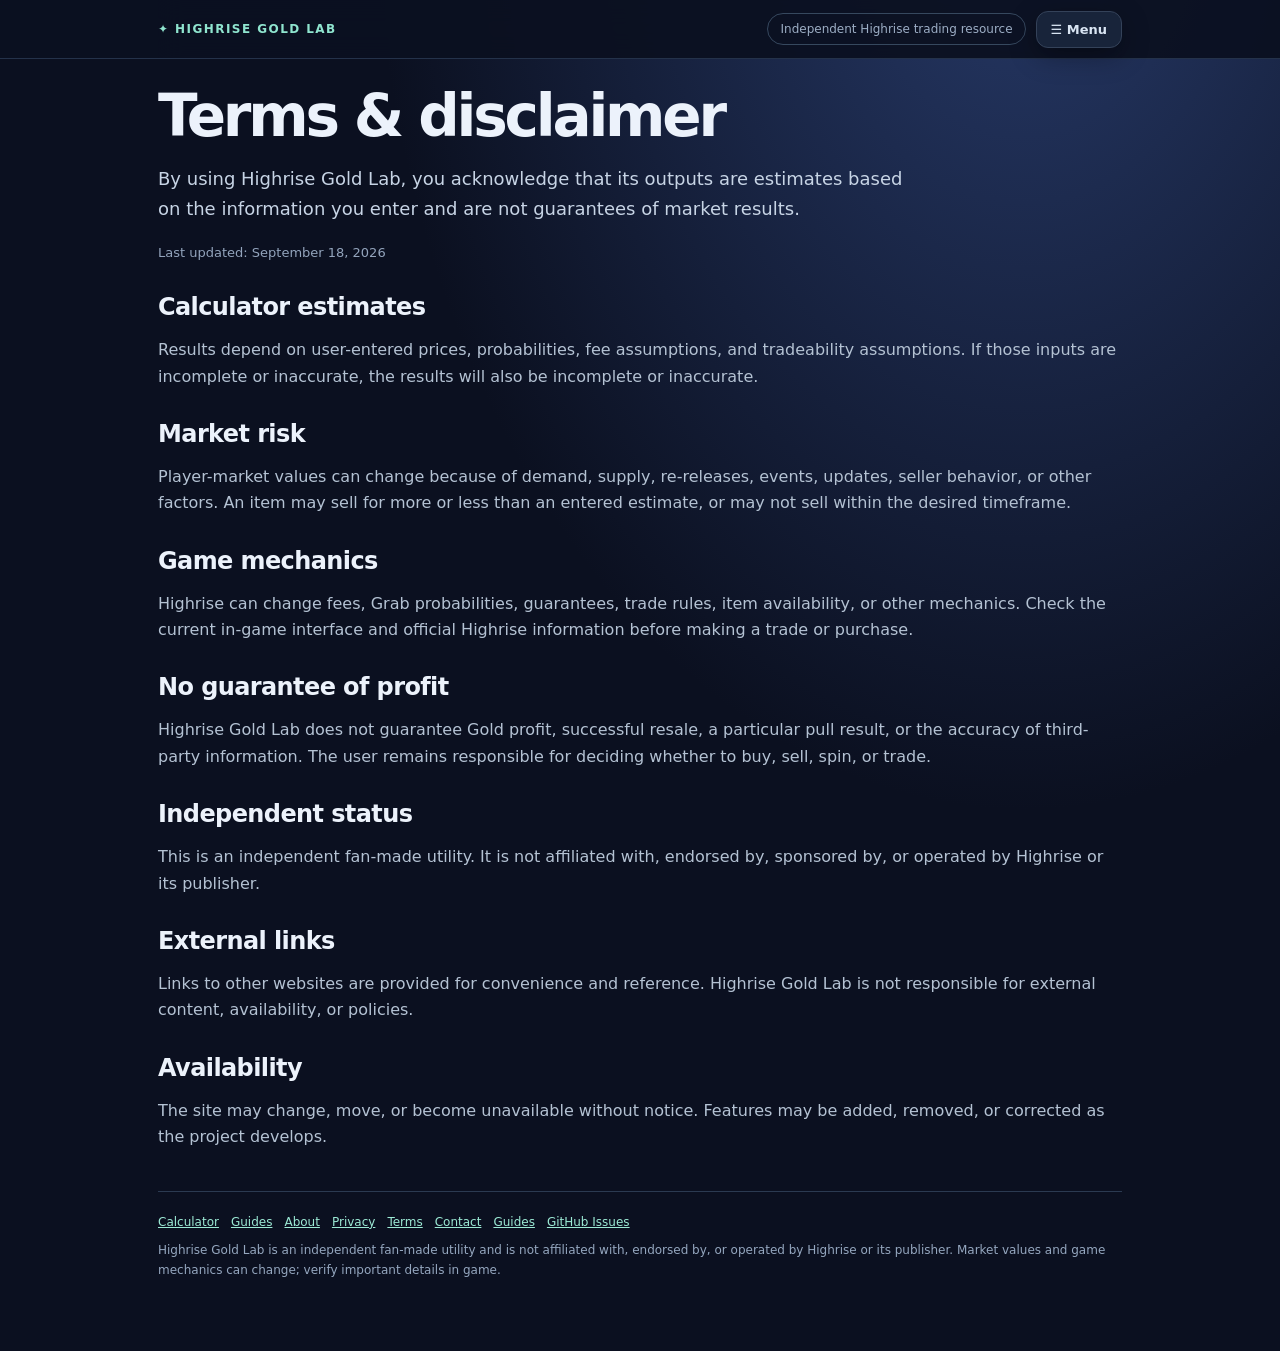
<file: terms.html>
<!doctype html>
<html lang="en"><head><meta charset="utf-8"><meta name="viewport" content="width=device-width,initial-scale=1"><meta name="theme-color" content="#111827"><meta name="description" content="Terms and disclaimer for Highrise Gold Lab calculations, market estimates, external links, and independent fan-made status."><title>Terms & disclaimer · Highrise Gold Lab</title><link rel="stylesheet" href="site.css"></head>
<body><main><div class="topbar site-header"><a class="brand" href="index.html">✦ Highrise Gold Lab</a><div class="header-actions"><div class="pill">Independent Highrise trading resource</div><details class="site-menu">
<summary>☰ Menu</summary>
<nav class="site-nav" aria-label="Site navigation">
<a href="index.html">Calculator</a>
<a href="how-it-works.html">How it works</a>
<a href="trading-guide.html">Trading guide</a>
<a href="grab-guide.html">Grab guide</a>
<a href="guides.html">Guides</a>
<a href="about.html">About</a>
<a href="privacy.html">Privacy</a>
<a href="terms.html" class="active">Terms</a>
<a href="contact.html">Contact</a>
</nav>
</details></div></div>
<h1>Terms & disclaimer</h1><p class="lede">By using Highrise Gold Lab, you acknowledge that its outputs are estimates based on the information you enter and are not guarantees of market results.</p>
<p class="muted">Last updated: September 18, 2026</p>
<h2>Calculator estimates</h2><p>Results depend on user-entered prices, probabilities, fee assumptions, and tradeability assumptions. If those inputs are incomplete or inaccurate, the results will also be incomplete or inaccurate.</p>
<h2>Market risk</h2><p>Player-market values can change because of demand, supply, re-releases, events, updates, seller behavior, or other factors. An item may sell for more or less than an entered estimate, or may not sell within the desired timeframe.</p>
<h2>Game mechanics</h2><p>Highrise can change fees, Grab probabilities, guarantees, trade rules, item availability, or other mechanics. Check the current in-game interface and official Highrise information before making a trade or purchase.</p>
<h2>No guarantee of profit</h2><p>Highrise Gold Lab does not guarantee Gold profit, successful resale, a particular pull result, or the accuracy of third-party information. The user remains responsible for deciding whether to buy, sell, spin, or trade.</p>
<h2>Independent status</h2><p>This is an independent fan-made utility. It is not affiliated with, endorsed by, sponsored by, or operated by Highrise or its publisher.</p>
<h2>External links</h2><p>Links to other websites are provided for convenience and reference. Highrise Gold Lab is not responsible for external content, availability, or policies.</p>
<h2>Availability</h2><p>The site may change, move, or become unavailable without notice. Features may be added, removed, or corrected as the project develops.</p><footer class="footer"><div class="footer-links"><a href="index.html">Calculator</a><a href="guides.html">Guides</a><a href="about.html">About</a><a href="privacy.html">Privacy</a><a href="terms.html">Terms</a><a href="contact.html">Contact</a><a href="guides.html">Guides</a><a href="https://github.com/Jhemming93/HR_Calc_App/issues" target="_blank" rel="noopener">GitHub Issues</a></div>Highrise Gold Lab is an independent fan-made utility and is not affiliated with, endorsed by, or operated by Highrise or its publisher. Market values and game mechanics can change; verify important details in game.</footer></main></body></html>
</file>
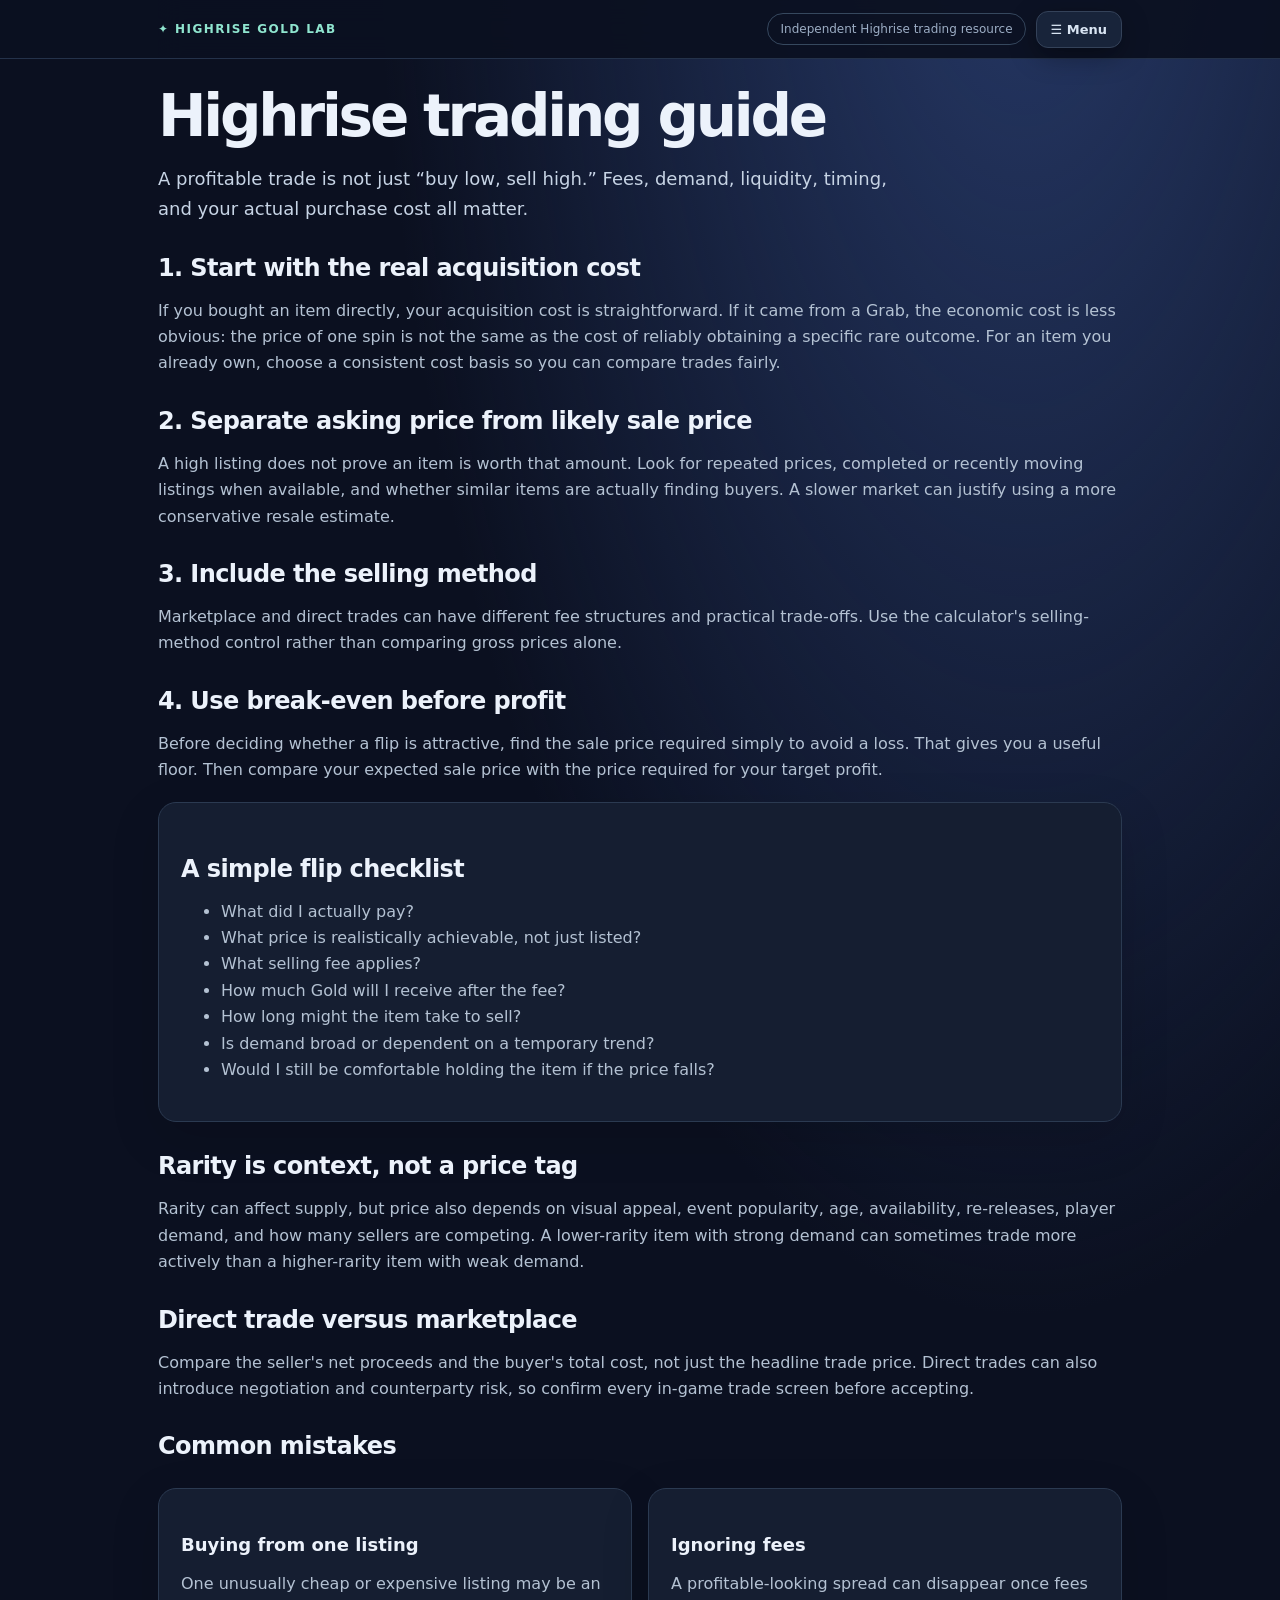
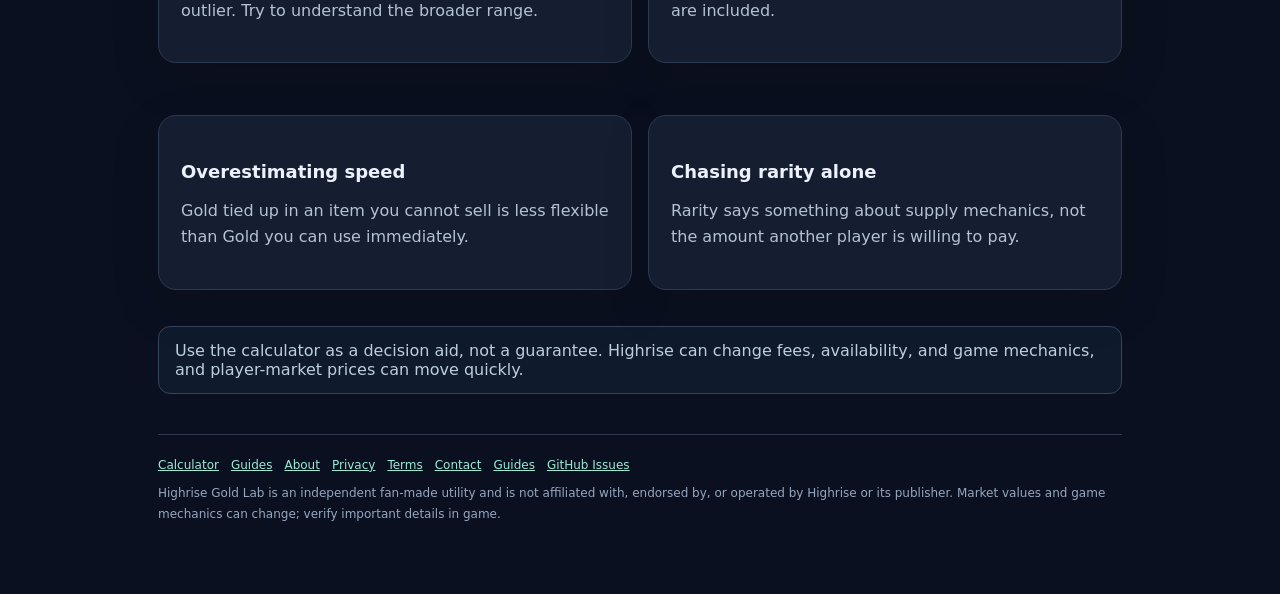
<file: trading-guide.html>
<!doctype html>
<html lang="en"><head><meta charset="utf-8"><meta name="viewport" content="width=device-width,initial-scale=1"><meta name="theme-color" content="#111827"><meta name="description" content="A practical guide to evaluating Highrise item flips, marketplace listings, direct trades, break-even prices, and resale risk."><title>Highrise trading guide · Highrise Gold Lab</title><link rel="stylesheet" href="site.css"></head>
<body><main><div class="topbar site-header"><a class="brand" href="index.html">✦ Highrise Gold Lab</a><div class="header-actions"><div class="pill">Independent Highrise trading resource</div><details class="site-menu">
<summary>☰ Menu</summary>
<nav class="site-nav" aria-label="Site navigation">
<a href="index.html">Calculator</a>
<a href="how-it-works.html">How it works</a>
<a href="trading-guide.html" class="active">Trading guide</a>
<a href="grab-guide.html">Grab guide</a>
<a href="guides.html">Guides</a>
<a href="guides.html">Guides</a>
<a href="about.html">About</a>
<a href="privacy.html">Privacy</a>
<a href="terms.html">Terms</a>
<a href="contact.html">Contact</a>
</nav>
</details></div></div>
<h1>Highrise trading guide</h1><p class="lede">A profitable trade is not just “buy low, sell high.” Fees, demand, liquidity, timing, and your actual purchase cost all matter.</p>
<h2>1. Start with the real acquisition cost</h2><p>If you bought an item directly, your acquisition cost is straightforward. If it came from a Grab, the economic cost is less obvious: the price of one spin is not the same as the cost of reliably obtaining a specific rare outcome. For an item you already own, choose a consistent cost basis so you can compare trades fairly.</p>
<h2>2. Separate asking price from likely sale price</h2><p>A high listing does not prove an item is worth that amount. Look for repeated prices, completed or recently moving listings when available, and whether similar items are actually finding buyers. A slower market can justify using a more conservative resale estimate.</p>
<h2>3. Include the selling method</h2><p>Marketplace and direct trades can have different fee structures and practical trade-offs. Use the calculator's selling-method control rather than comparing gross prices alone.</p>
<h2>4. Use break-even before profit</h2><p>Before deciding whether a flip is attractive, find the sale price required simply to avoid a loss. That gives you a useful floor. Then compare your expected sale price with the price required for your target profit.</p>
<div class="card"><h2>A simple flip checklist</h2><ul><li>What did I actually pay?</li><li>What price is realistically achievable, not just listed?</li><li>What selling fee applies?</li><li>How much Gold will I receive after the fee?</li><li>How long might the item take to sell?</li><li>Is demand broad or dependent on a temporary trend?</li><li>Would I still be comfortable holding the item if the price falls?</li></ul></div>
<h2>Rarity is context, not a price tag</h2><p>Rarity can affect supply, but price also depends on visual appeal, event popularity, age, availability, re-releases, player demand, and how many sellers are competing. A lower-rarity item with strong demand can sometimes trade more actively than a higher-rarity item with weak demand.</p>
<h2>Direct trade versus marketplace</h2><p>Compare the seller's net proceeds and the buyer's total cost, not just the headline trade price. Direct trades can also introduce negotiation and counterparty risk, so confirm every in-game trade screen before accepting.</p>
<h2>Common mistakes</h2><div class="grid"><div class="card"><h3>Buying from one listing</h3><p>One unusually cheap or expensive listing may be an outlier. Try to understand the broader range.</p></div><div class="card"><h3>Ignoring fees</h3><p>A profitable-looking spread can disappear once fees are included.</p></div><div class="card"><h3>Overestimating speed</h3><p>Gold tied up in an item you cannot sell is less flexible than Gold you can use immediately.</p></div><div class="card"><h3>Chasing rarity alone</h3><p>Rarity says something about supply mechanics, not the amount another player is willing to pay.</p></div></div>
<div class="callout">Use the calculator as a decision aid, not a guarantee. Highrise can change fees, availability, and game mechanics, and player-market prices can move quickly.</div><footer class="footer"><div class="footer-links"><a href="index.html">Calculator</a><a href="guides.html">Guides</a><a href="about.html">About</a><a href="privacy.html">Privacy</a><a href="terms.html">Terms</a><a href="contact.html">Contact</a><a href="guides.html">Guides</a><a href="https://github.com/Jhemming93/HR_Calc_App/issues" target="_blank" rel="noopener">GitHub Issues</a></div>Highrise Gold Lab is an independent fan-made utility and is not affiliated with, endorsed by, or operated by Highrise or its publisher. Market values and game mechanics can change; verify important details in game.</footer></main></body></html>
</file>
<file: site.css>
:root{font-family:Inter,ui-sans-serif,system-ui,-apple-system,BlinkMacSystemFont,"Segoe UI",sans-serif;color:#ecf2fb;background:#0b1020;font-variant-numeric:tabular-nums}*{box-sizing:border-box}html,body{max-width:100%;overflow-x:clip}body{margin:0;min-height:100vh;background:radial-gradient(ellipse at 80% -10%,#273a69 0%,transparent 45%),#0b1020;color:#ecf2fb}a{color:#9cead5}a:hover{color:#c4f7e9}main{max-width:1000px;margin:auto;padding:0 18px 70px}.topbar{display:flex;align-items:center;justify-content:space-between;gap:18px;margin-bottom:20px}.site-header{position:sticky;top:0;z-index:100;background:transparent;backdrop-filter:blur(12px);margin:0 0 28px;padding:10px 0;min-height:58px}.site-header::before{content:"";position:absolute;z-index:-1;top:0;bottom:0;left:calc(50% - 50vw);right:calc(50% - 50vw);background:#0b1020ef;box-shadow:0 1px 0 #24324a}.header-actions{display:flex;align-items:center;gap:10px}.brand{color:#8fe5cf;font-weight:850;letter-spacing:.12em;font-size:12px;text-transform:uppercase;text-decoration:none}.pill{border:1px solid #36485e;color:#9daec5;border-radius:30px;padding:8px 12px;font-size:12px}.site-menu{position:relative;display:block;width:auto;flex:0 0 auto;margin:0}.site-menu summary{list-style:none;cursor:pointer;background:#18243a;border:1px solid #344259;color:#d9e5f3;border-radius:12px;padding:10px 14px;font-weight:800;font-size:13px;box-shadow:0 8px 28px #0005}.site-menu summary::-webkit-details-marker{display:none}.site-menu[open] summary{background:#82e2c5;color:#102424;border-color:#82e2c5}.site-nav{position:fixed;top:66px;right:12px;left:auto;display:flex;flex-direction:column;gap:6px;width:230px;max-width:calc(100vw - 24px);padding:10px;background:#111a2a;border:1px solid #344259;border-radius:14px;box-shadow:0 18px 50px #0008}.site-nav a{padding:10px 12px;border:1px solid transparent;border-radius:10px;color:#c7d4e5;text-decoration:none;font-size:13px;font-weight:700;white-space:nowrap}.site-nav a.active,.site-nav a:hover{background:#82e2c5;color:#102424;border-color:#82e2c5}h1{font-size:clamp(34px,6vw,58px);letter-spacing:-.055em;line-height:1.04;margin:6px 0 12px}h2{font-size:24px;margin:30px 0 10px;letter-spacing:-.025em}h3{font-size:18px;margin:23px 0 8px}p,li{color:#b4c2d3;line-height:1.65}.lede{font-size:18px;max-width:760px;color:#c7d4e5}.card{background:#151e31;border:1px solid #2b3a51;border-radius:18px;padding:22px;margin:18px 0;box-shadow:0 16px 50px #0002}.grid{display:grid;grid-template-columns:repeat(2,minmax(0,1fr));gap:16px}.callout{background:#0f1a2c;border:1px solid #34465e;border-radius:12px;padding:14px 16px;margin:18px 0;color:#bdcee0}.steps{counter-reset:step;padding:0;list-style:none}.steps li{counter-increment:step;background:#151e31;border:1px solid #2b3a51;border-radius:14px;padding:16px 16px 16px 54px;margin:10px 0;position:relative}.steps li::before{content:counter(step);position:absolute;left:16px;top:15px;width:25px;height:25px;border-radius:50%;display:grid;place-items:center;background:#82e2c5;color:#102424;font-weight:850}.table-wrap{overflow-x:auto}.data{width:100%;border-collapse:collapse;margin:12px 0}.data th,.data td{text-align:left;padding:12px;border-bottom:1px solid #304057}.data th{color:#dbe7f5}.muted{font-size:13px;color:#93a4bc}.guide-meta{font-size:13px;color:#8fa2b8;margin:0 0 20px}.guide-toc{margin:22px 0 28px;padding:16px 18px;border:1px solid #2b3a51;border-radius:14px;background:#111a2a}.guide-toc strong{display:block;color:#dce7f4;margin-bottom:8px}.guide-toc ul{margin:0;padding-left:20px;columns:2;column-gap:28px}.guide-toc li{margin:6px 0;break-inside:avoid}.guide-toc a{text-decoration:none}.guide-toc a:hover{text-decoration:underline}h2[id]{scroll-margin-top:84px}.sources-section{margin-top:34px;padding:20px;border:1px solid #2b3a51;border-radius:16px;background:#111a2a}.sources-section h2{margin-top:0}.sources-section ul{margin-bottom:0;padding-left:20px}.sources-section li{margin:8px 0}.footer{margin-top:40px;padding-top:20px;border-top:1px solid #2b3a51;color:#95a7bf;font-size:12px;line-height:1.7}.footer-links{display:flex;gap:12px;flex-wrap:wrap;margin-bottom:8px}.footer-links a{color:#9cead5}@media(max-width:680px){.grid{grid-template-columns:1fr}.guide-toc ul{columns:1}.topbar{align-items:center;flex-direction:row}.site-header{padding:10px 18px;min-height:56px}.site-header .pill{display:none}.header-actions{gap:6px}.site-nav{top:62px;right:10px;width:230px;max-width:calc(100vw - 20px)}.site-nav a{font-size:13px;padding:10px 11px}}
</file>
